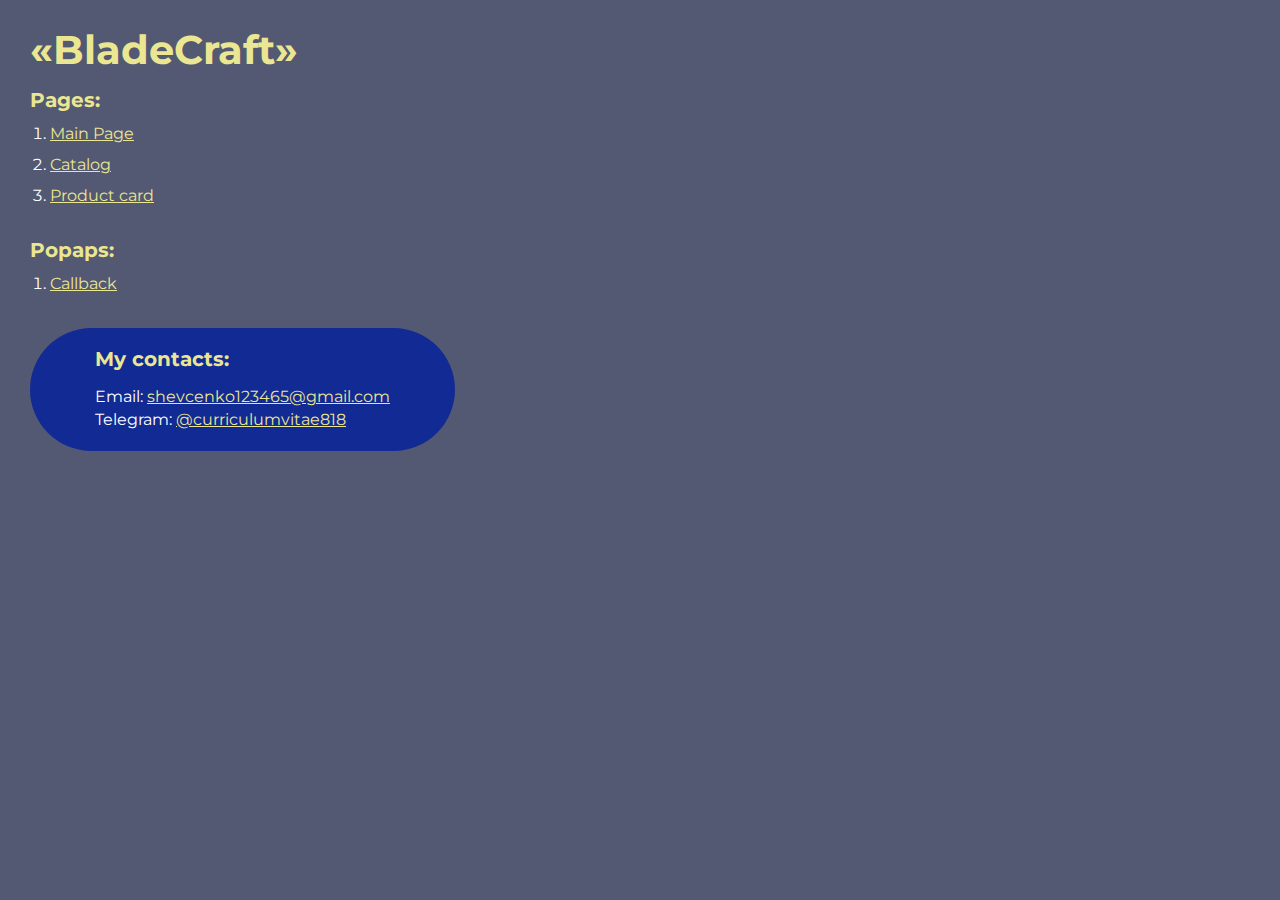
<file: index.html>
<!DOCTYPE html>
<html>

<head>
	<meta charset="UTF-8">
	<meta name="viewport" content="width=device-width, initial-scale=1.0">
	<title>BladeCraft</title>
</head>

<body>
	<div class="rootpage">
		<h1>«BladeCraft»</h1>
		<h2>Pages:</h2>
		<ol class="rootpage__list">
			<li><a target="_blank" href="home.html">Main Page</a></li>
			<li><a target="_blank" href="catalog.html">Catalog</a></li>
			<li><a target="_blank" href="product.html">Product card</a></li>
		</ol>
		<h2>Popaps:</h2>
		<ol class="rootpage__list">
			<li><a target="_blank" href="home.html#callback">Callback</a></li>
		</ol>
		<div class="rootpage__contacts">
			<h2>My contacts:</h2>
			<p>Email: <a href="mailto:email@gmail.com">shevcenko123465@gmail.com</a></p>
			<p>Telegram: <a href="https://t.me/curriculumvitae818">@curriculumvitae818</a></p>
		</div>
	</div>
</body>
<style>
	@charset "UTF-8";
	@import url("https://fonts.googleapis.com/css?family=Montserrat:regular,700&display=swap");

	*,
	*::before,
	*::after {
		padding: 0px;
		margin: 0px;
		border: 0px;
		box-sizing: border-box;
	}

	html,
	body {
		height: 100%;
		margin: 0;
		padding: 0;
		min-width: 320px;
		width: 100%;
		color: #fff;
		background-color: #535873;
	}

	body {
		font-family: Montserrat;
		font-size: 100%;
		line-height: 1;
		font-size: 1rem;
	}

	a {
		text-decoration: underline;
		color: #ebe691
	}

	a:visited {
		text-decoration: underline;
		color: #aaa768;
	}

	a:hover {
		text-decoration: none;
	}

	ul li {
		list-style: none;
	}

	img {
		vertical-align: top;
	}

	.wrapper {
		width: 100%;
		min-height: 100%;
		overflow: hidden;
	}

	.rootpage {
		padding: 30px;
		display: flex;
		flex-direction: column;
		align-items: flex-start;
	}

	@media (max-width: 767px) {
		.rootpage {
			padding: 30px 15px;
		}
	}

	h1 {
		color: #ebe691;
		font-size: 2.5rem;
		margin: 0px 0px 1.25rem 0px;
	}

	@media (max-width: 767px) {
		h1 {
			font-size: 1.85rem;
			margin: 0px 0px 1.25rem 0px;
		}
	}

	h2 {
		color: #ebe691;
		font-size: 1.25rem;
		margin: 0px 0px 1rem 0px;
	}

	@media (max-width: 767px) {
		h2 {
			font-size: 1.125rem;
			margin: 0px 0px 1rem 0px;
		}
	}

	.rootpage__info {
		line-height: 140%;
		margin: 0px 0px 1.5rem 0px;
	}

	.rootpage__list {
		margin: 0px 0px 2.25rem 1.25rem;
	}

	.rootpage__list li:not(:last-child) {
		margin: 0px 0px 15px 0px;
	}

	.rootpage__contacts,
	.rootpage__tnx {
		border-radius: 200px;
		padding: 20px 65px;
		line-height: 140%;
	}

	@media (max-width: 767px) {

		.rootpage__contacts,
		.rootpage__tnx {
			border-radius: 40px;
			padding: 20px;
		}
	}

	.rootpage__contacts {
		background: #122a94;

	}

	.rootpage__contacts a {
		color: #ebe691;
	}

	.rootpage__tnx {
		background: #c22d63;
		margin: 0px 0px 1rem 0px;
	}
</style>

</html>
</file>
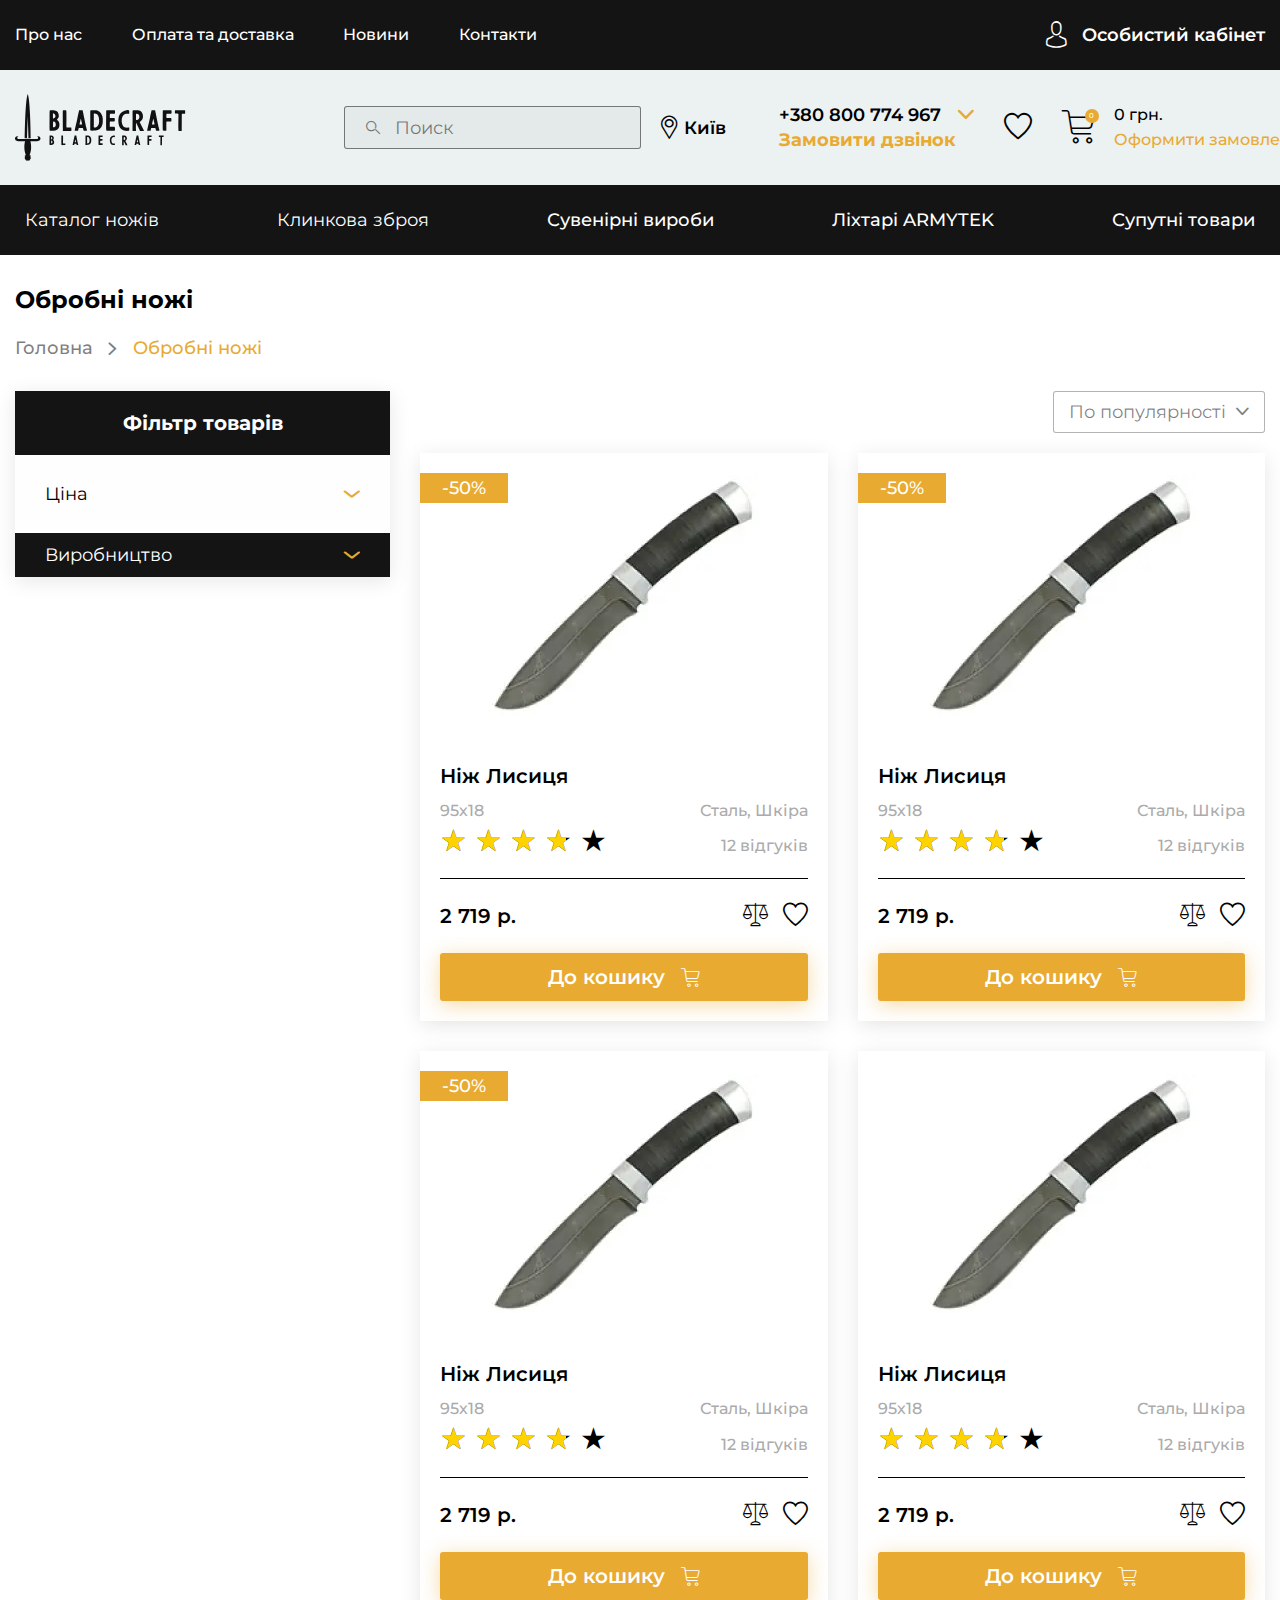
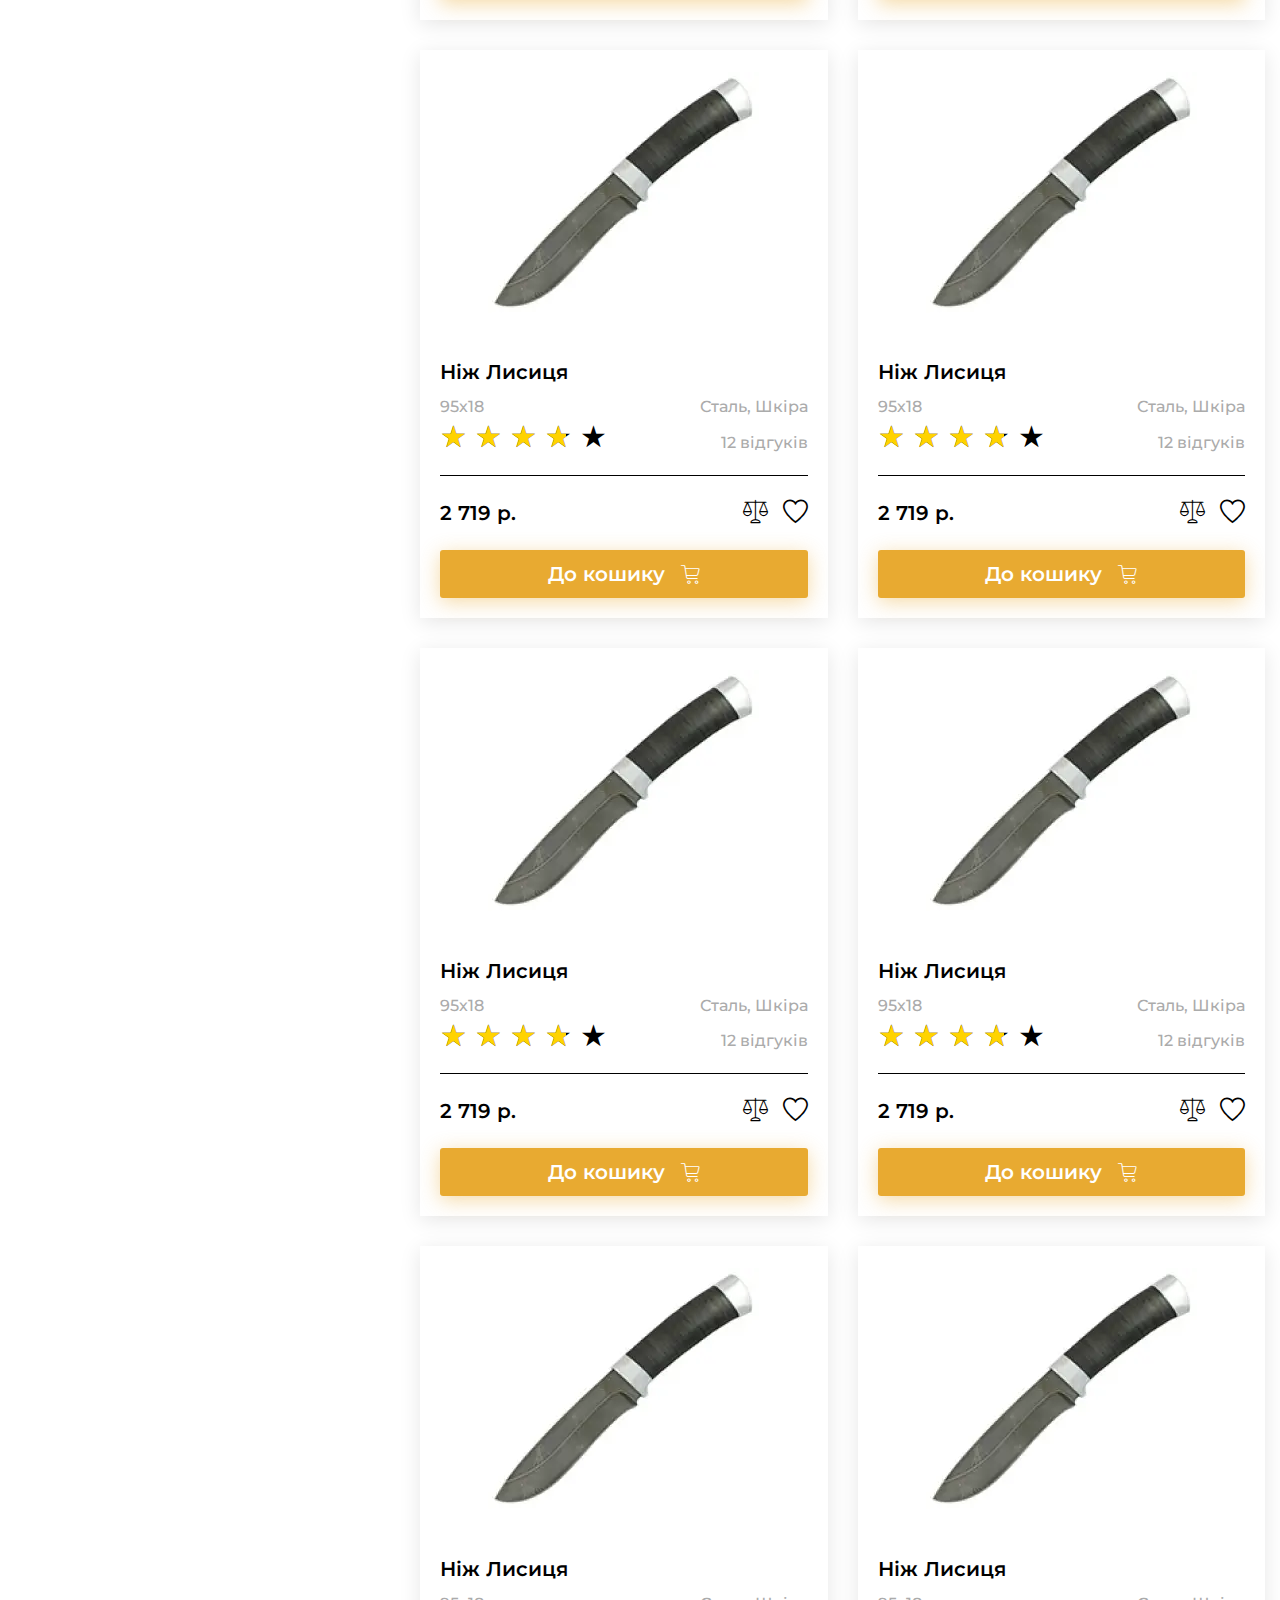
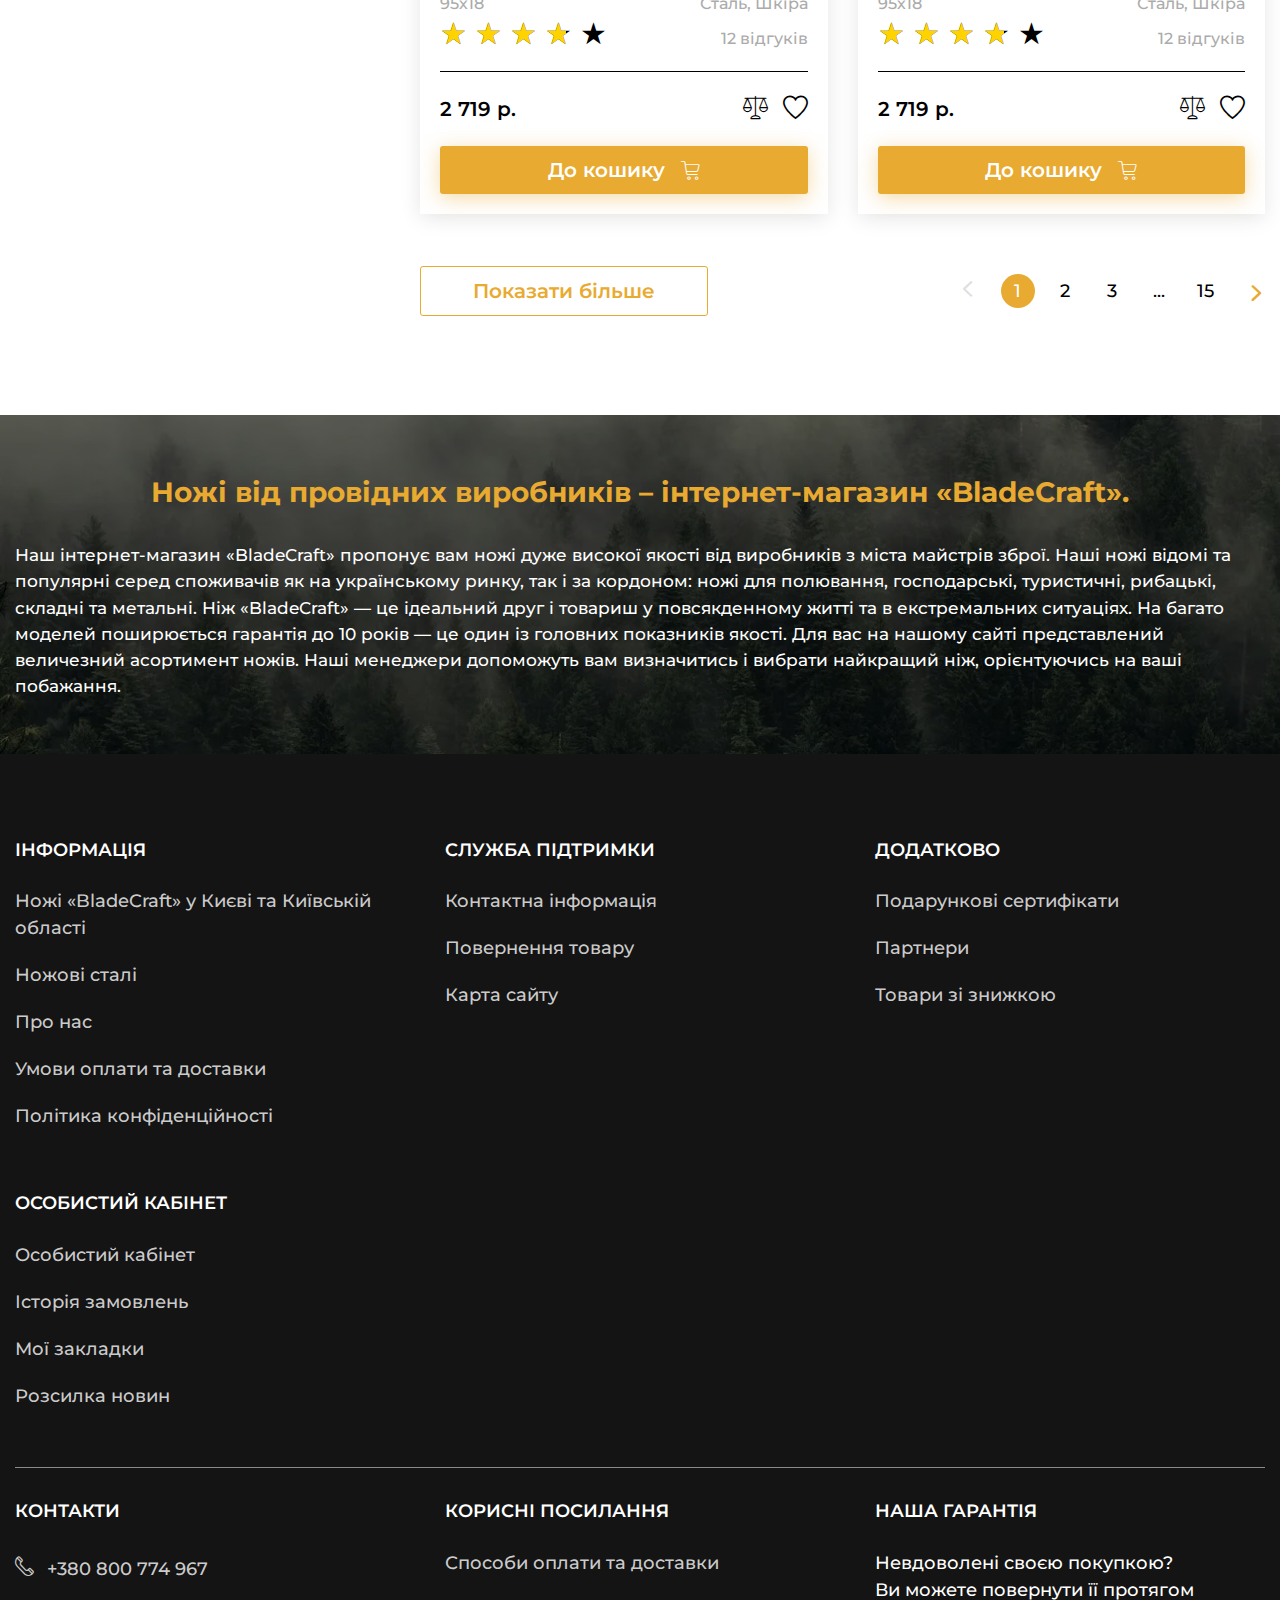
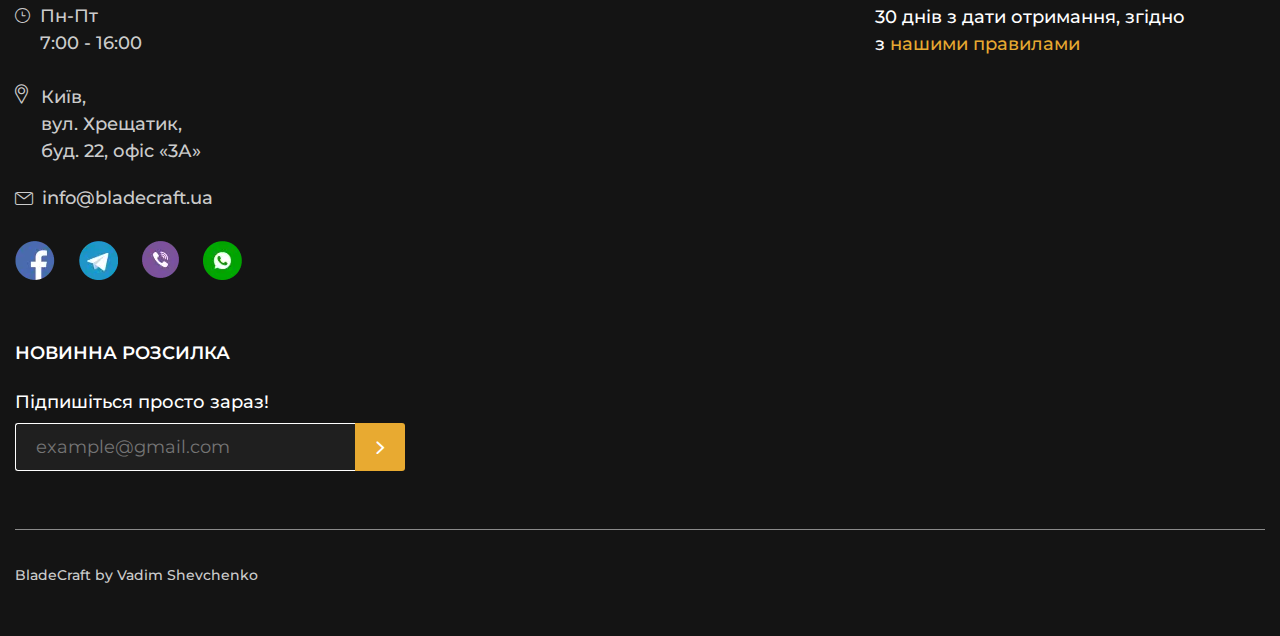
<file: catalog.html>
<!DOCTYPE html>
<html lang="ru">

<head>
	<title>Каталог</title>
	<meta charset="UTF-8">
	<meta name="format-detection" content="telephone=no">
	<!-- <style>body{opacity: 0;}</style> -->
	<link rel="stylesheet" href="css/style.min.css?_v=20250405141637">
	<link rel="shortcut icon" href="favicon.ico">
	<!-- <meta name="robots" content="noindex, nofollow"> -->
	<meta name="viewport" content="width=device-width, initial-scale=1.0">
</head>

<body>
	<div class="wrapper">
		<header class="header">
			<div class="header__top top-header">
				<div class="top-header__container">
					<nav class="top-header__menu menu-top-header">
						<ul data-da=".menu__body,991.98" class="menu-top-header__list">
							<li class="menu-top-header__item menu-top-header__item_catalog"><a href="" class="menu-top-header__link menu-top-header__link_catalog _icon-arrow-bottom">Каталог товаров</a></li>
							<li class="menu-top-header__item"><a href="" class="menu-top-header__link">Про нас</a></li>
							<li class="menu-top-header__item"><a href="" class="menu-top-header__link">Оплата та доставка</a></li>
							<li class="menu-top-header__item"><a href="" class="menu-top-header__link">Новини</a></li>
							<li class="menu-top-header__item"><a href="" class="menu-top-header__link">Контакти</a></li>
						</ul>
					</nav>
					<a href="" class="top-header__user _icon-user"><span>Особистий кабінет</span></a>
					<nav hidden class="menu">
						<button type="button" class="menu__icon icon-menu"><span></span></button>
						<div class="menu__body">
						</div>
					</nav>
				</div>
			</div>
			<div class="header__body body-header">
				<div class="body-header__container">
					<a href="" class="body-header__logo">
						<img src="img/icons/logo.svg" alt="">
					</a>
					<div data-da=".catalog-header__container, 479.98" class="body-header__search">
						<form action="#" class="search-header">
							<button type="submit" class="search-header__button _icon-search"></button>
							<input autocomplete="off" type="text" name="form[]" data-error="Ошибка" placeholder="Поиск" class="search-header__input">
						</form>
					</div>
					<div class="body-header__actions actions-header">
						<a href="" class="actions-header__location _icon-location"><span>Київ</span></a>
						<div data-da=".top-header__container,991.98,first" class="actions-header__phones phones-header">
							<div data-spollers class="phones-header__items">
								<div class="phones-header__item">
									<a href="tel:+380800774967" class="phones-header__phone"><span>+380 800 774 967</span></a>
									<button type="button" data-spoller class="phones-header__arrow _icon-arrow-bottom"></button>
									<ul class="phones-header__list">
										<li><a href="tel:+380800774968" class="phones-header__phone">+380 800 774 968</a></li>
										<li><a href="tel:+380800774969" class="phones-header__phone">+380 800 774 969</a></li>
										<li><a href="tel:+380800774970" class="phones-header__phone">+380 800 774 970</a></li>
									</ul>
								</div>
							</div>
							<button type="button" data-popup="#callback" class="phones-header__callback">Замовити дзвінок</button>
						</div>
						<a href="" data-da=".top-header__container,991.98,2" class="actions-header__favorite _icon-favorite"></a>
						<a href="" data-da=".top-header__container,991.98,2" class="actions-header__cart cart-header">
							<div class="cart-header__icon _icon-cart"><span>0</span></div>
							<div class="cart-header__body">
								<div class="cart-header__summ">0 грн.</div>
								<div class="cart-header__link">Оформити замовлення</div>
							</div>
						</a>
					</div>
				</div>
			</div>
			<div class="header__catalog catalog-header">
				<div class="catalog-header__container">
					<nav class="catalog-header__menu menu-catalog">
						<button type="button" class="menu-catalog__back _icon-back">Назад</button>
						<ul class="menu-catalog__list">
							<li class="menu-catalog__item"><button data-parent="1" class="menu-catalog__link">Каталог ножів</button></li>
							<li class="menu-catalog__item"><button data-parent="2" class="menu-catalog__link">Клинкова зброя</button></li>
							<li class="menu-catalog__item"><a href="" class="menu-catalog__link">Сувенірні вироби</a></li>
							<li class="menu-catalog__item"><a href="" class="menu-catalog__link">Ліхтарі ARMYTEK</a></li>
							<li class="menu-catalog__item"><a href="" class="menu-catalog__link">Супутні товари</a></li>
						</ul>
						<div class="menu-catalog__sub-menu sub-menu-catalog">
							<button type="button" class="sub-menu-catalog__back _icon-back">Назад</button>
							<div class="sub-menu-catalog__container">
								<div hidden data-submenu="1" class="sub-menu-catalog__block">
									<div class="sub-menu-catalog__category">
										<a href="" class="sub-menu-catalog__link-category">Категорія ножів</a>
									</div>
									<div class="sub-menu-catalog__category">
										<a href="" class="sub-menu-catalog__link-category">Виробництво ножів</a>
									</div>
									<div class="sub-menu-catalog__category">
										<a href="" class="sub-menu-catalog__link-category">Ножі за марками сталі</a>
									</div>
									<div class="sub-menu-catalog__category">
										<a href="" class="sub-menu-catalog__link-category">Заточування та полірування ножів</a>
									</div>
									<div class="sub-menu-catalog__category">
										<a href="" class="sub-menu-catalog__link-category">Ножова майстерня</a>
									</div>
									<ul class="sub-menu-catalog__list">
										<li class="sub-menu-catalog__item"><a href="" class="sub-menu-catalog__link">Обробні ножі</a></li>
										<li class="sub-menu-catalog__item"><a href="" class="sub-menu-catalog__link">Туристичні ножі</a></li>
										<li class="sub-menu-catalog__item"><a href="" class="sub-menu-catalog__link">Ножі мисливські</a></li>
										<li class="sub-menu-catalog__item"><a href="" class="sub-menu-catalog__link">Булатні ножі</a></li>
										<li class="sub-menu-catalog__item"><a href="" class="sub-menu-catalog__link">Ножі з дамаска</a></li>
										<li class="sub-menu-catalog__item"><a href="" class="sub-menu-catalog__link">Тактичного призначення</a></li>
										<li class="sub-menu-catalog__item"><a href="" class="sub-menu-catalog__link">Метальні ножі</a></li>
										<li class="sub-menu-catalog__item"><a href="" class="sub-menu-catalog__link">Мачетес і Кукрі</a></li>
										<li class="sub-menu-catalog__item"><a href="" class="sub-menu-catalog__link">Ножі кухонні</a></li>
									</ul>
									<ul class="sub-menu-catalog__list">
										<li class="sub-menu-catalog__item"><a href="" class="sub-menu-catalog__link">Ножі АИР</a></li>
										<li class="sub-menu-catalog__item"><a href="" class="sub-menu-catalog__link">Ножі ЗИК</a></li>
										<li class="sub-menu-catalog__item"><a href="" class="sub-menu-catalog__link">Ножі АИР</a></li>
										<li class="sub-menu-catalog__item"><a href="" class="sub-menu-catalog__link">Ножі АИР</a></li>
										<li class="sub-menu-catalog__item"><a href="" class="sub-menu-catalog__link">Ножі Зброяр</a></li>
										<li class="sub-menu-catalog__item"><a href="" class="sub-menu-catalog__link">Булат Сергія Баранова</a></li>
										<li class="sub-menu-catalog__item"><a href="" class="sub-menu-catalog__link">Булат Андрея Умерова</a></li>
										<li class="sub-menu-catalog__item"><a href="" class="sub-menu-catalog__link">Ножі Златко</a></li>
										<li class="sub-menu-catalog__item"><a href="" class="sub-menu-catalog__link">Ножі Стиль-М</a></li>
										<li class="sub-menu-catalog__item"><a href="" class="sub-menu-catalog__link">Збройова компанія</a></li>
									</ul>
									<ul class="sub-menu-catalog__list">
										<li class="sub-menu-catalog__item"><a href="" class="sub-menu-catalog__link">Ножі зі сталі 40х102С2М</a></li>
										<li class="sub-menu-catalog__item"><a href="" class="sub-menu-catalog__link">Ножі зі сталі 95х18</a></li>
										<li class="sub-menu-catalog__item"><a href="" class="sub-menu-catalog__link">Ножі зі сталі 110х18м-ШД</a></li>
										<li class="sub-menu-catalog__item"><a href="" class="sub-menu-catalog__link">Ножі зі сталі ЕІ-107 ТЦ</a></li>
										<li class="sub-menu-catalog__item"><a href="" class="sub-menu-catalog__link">Ножі зі сталі 50х14МФ</a></li>
										<li class="sub-menu-catalog__item"><a href="" class="sub-menu-catalog__link">Ножі зі сталі AUS-8</a></li>
										<li class="sub-menu-catalog__item"><a href="" class="sub-menu-catalog__link">Ножі зі сталі K340</a></li>
										<li class="sub-menu-catalog__item"><a href="" class="sub-menu-catalog__link">Ножі зі сталі M390</a></li>
										<li class="sub-menu-catalog__item"><a href="" class="sub-menu-catalog__link">Ножі зі сталі ЕП-766</a></li>
									</ul>
									<ul class="sub-menu-catalog__list">
										<li class="sub-menu-catalog__item"><a href="" class="sub-menu-catalog__link">Паста ГОІ</a></li>
										<li class="sub-menu-catalog__item"><a href="" class="sub-menu-catalog__link">Алмазна паста</a></li>
										<li class="sub-menu-catalog__item"><a href="" class="sub-menu-catalog__link">Бруски та камені для заточування</a></li>
										<li class="sub-menu-catalog__item"><a href="" class="sub-menu-catalog__link">Системи заточування</a></li>
									</ul>
									<ul class="sub-menu-catalog__list">
										<li class="sub-menu-catalog__item"><a href="" class="sub-menu-catalog__link">Ножові клинки</a></li>
										<li class="sub-menu-catalog__item"><a href="" class="sub-menu-catalog__link">Заготовки для ножів</a></li>
										<li class="sub-menu-catalog__item"><a href="" class="sub-menu-catalog__link">Лиття для ножів</a></li>
										<li class="sub-menu-catalog__item"><a href="" class="sub-menu-catalog__link">Матеріали для рукояток</a></li>
										<li class="sub-menu-catalog__item"><a href="" class="sub-menu-catalog__link">Догляд за рукоятками ножів</a></li>
									</ul>

									<div class="sub-menu-catalog__footer">
										<a href="" class="sub-menu-catalog__all">Дивитися все</a>
									</div>
									<div class="sub-menu-catalog__footer">
										<a href="" class="sub-menu-catalog__all">Дивитися все</a>
									</div>
									<div class="sub-menu-catalog__footer">
										<a href="" class="sub-menu-catalog__all">Дивитися все</a>
									</div>
									<div class="sub-menu-catalog__footer">
										<a href="" class="sub-menu-catalog__all">Дивитися все</a>
									</div>
									<div class="sub-menu-catalog__footer">
										<a href="" class="sub-menu-catalog__all">Дивитися все</a>
									</div>
								</div>
								<div hidden data-submenu="2" class="sub-menu-catalog__block">
									<div class="sub-menu-catalog__category">
										<a href="" class="sub-menu-catalog__link-category">Категорія ножів</a>
									</div>
									<div class="sub-menu-catalog__category">
										<a href="" class="sub-menu-catalog__link-category">Виробництво ножів</a>
									</div>
									<div class="sub-menu-catalog__category">
										<a href="" class="sub-menu-catalog__link-category">Заточка та полірування ножів</a>
									</div>
									<ul class="sub-menu-catalog__list">
										<li class="sub-menu-catalog__item"><a href="" class="sub-menu-catalog__link">Обробні ножі</a></li>
										<li class="sub-menu-catalog__item"><a href="" class="sub-menu-catalog__link">Туристичні ножі</a></li>
										<li class="sub-menu-catalog__item"><a href="" class="sub-menu-catalog__link">Мисливські ножі</a></li>
										<li class="sub-menu-catalog__item"><a href="" class="sub-menu-catalog__link">Булатні ножі</a></li>
										<li class="sub-menu-catalog__item"><a href="" class="sub-menu-catalog__link">Ножі з дамаску</a></li>
										<li class="sub-menu-catalog__item"><a href="" class="sub-menu-catalog__link">Тактичного призначення</a></li>
										<li class="sub-menu-catalog__item"><a href="" class="sub-menu-catalog__link">Метальні ножі</a></li>
										<li class="sub-menu-catalog__item"><a href="" class="sub-menu-catalog__link">Мачете та кукрі</a></li>
										<li class="sub-menu-catalog__item"><a href="" class="sub-menu-catalog__link">Кухонні ножі</a></li>
									</ul>
									<ul class="sub-menu-catalog__list">
										<li class="sub-menu-catalog__item"><a href="" class="sub-menu-catalog__link">Ножі АІР</a></li>
										<li class="sub-menu-catalog__item"><a href="" class="sub-menu-catalog__link">Ножі ЗІК</a></li>
										<li class="sub-menu-catalog__item"><a href="" class="sub-menu-catalog__link">Ножі Зброяр</a></li>
										<li class="sub-menu-catalog__item"><a href="" class="sub-menu-catalog__link">Ножі Зброяр</a></li>
										<li class="sub-menu-catalog__item"><a href="" class="sub-menu-catalog__link">Ножі Зброяр</a></li>
										<li class="sub-menu-catalog__item"><a href="" class="sub-menu-catalog__link">Булат Сергія Баранова</a></li>
										<li class="sub-menu-catalog__item"><a href="" class="sub-menu-catalog__link">Булат Андрія Умерова</a></li>
										<li class="sub-menu-catalog__item"><a href="" class="sub-menu-catalog__link">Ножі Златко</a></li>
										<li class="sub-menu-catalog__item"><a href="" class="sub-menu-catalog__link">Ножі Стиль-М</a></li>
										<li class="sub-menu-catalog__item"><a href="" class="sub-menu-catalog__link">Зброярська компанія</a></li>
									</ul>
									<ul class="sub-menu-catalog__list">
										<li class="sub-menu-catalog__item"><a href="" class="sub-menu-catalog__link">Паста ГОІ</a></li>
										<li class="sub-menu-catalog__item"><a href="" class="sub-menu-catalog__link">Алмазна паста</a></li>
										<li class="sub-menu-catalog__item"><a href="" class="sub-menu-catalog__link">Бруски та камені для заточування</a></li>
										<li class="sub-menu-catalog__item"><a href="" class="sub-menu-catalog__link">Системи заточування</a></li>
									</ul>

									<div class="sub-menu-catalog__footer">
										<a href="" class="sub-menu-catalog__all">Дивитися все</a>
									</div>
									<div class="sub-menu-catalog__footer">
										<a href="" class="sub-menu-catalog__all">Дивитися все</a>
									</div>
									<div class="sub-menu-catalog__footer">
										<a href="" class="sub-menu-catalog__all">Дивитися все</a>
									</div>
								</div>
							</div>
						</div>
					</nav>
				</div>
			</div>
		</header>
		<main class="page page_inner">
			<div class="page__header">
				<div class="page__container">
					<h1 class="page__title title">Обробні ножі</h1>
					<nav class="page__breadcrumbs breadcrumbs">
						<ul class="breadcrumbs__list">
							<li class="breadcrumbs__item">
								<a href="" class="breadcrumbs__link">Головна</a>
							</li>
							<li class="breadcrumbs__item">
								<span class="breadcrumbs__current">Обробні ножі</span>
							</li>
						</ul>
					</nav>
				</div>
			</div>
			<div class="catalog">
				<div class="catalog__container">
					<div class="catalog__body">
						<div class="catalog__filter filter-catalog">
							<button type="button" class="filter-catalog__title">Фільтр товарів</button>
							<div data-spollers class="filter-catalog__items">
								<div class="filter-catalog__price price-filter">
									<button type="button" data-spoller class="price-filter__title _icon-spoller-arrow">Ціна</button>
									<div data-range class="price-filter__body">
										<div class="price-filter__inputs">
											<input data-range-from="0" autocomplete="off" type="text" value="500" name="form[]" class="price-filter__input">
											<input data-range-to="5000" autocomplete="off" type="text" value="1000" name="form[]" class="price-filter__input">
										</div>
										<div data-range-item class="price-filter__range crazy-cats"></div>
									</div>
								</div>
								<div class="filter-catalog__item item-filter-catalog">
									<button type="button" data-spoller class="item-filter-catalog__title _icon-spoller-arrow">Виробництво</button>
									<div class="item-filter-catalog__body">
										<div class="item-filter-catalog__checkbox checkbox">
											<input id="c_1" data-error="Ошибка" class="checkbox__input" type="checkbox" value="1" name="form[]">
											<label for="c_1" class="checkbox__label"><span class="checkbox__text">АиР <small>(250)</small></span></label>
										</div>
										<div class="item-filter-catalog__checkbox checkbox">
											<input id="c_2" data-error="Ошибка" class="checkbox__input" type="checkbox" value="1" name="form[]">
											<label for="c_2" class="checkbox__label"><span class="checkbox__text">АиР <small>(35)</small></span></label>
										</div>
										<div class="item-filter-catalog__checkbox checkbox">
											<input id="c_3" data-error="Ошибка" class="checkbox__input" type="checkbox" value="1" name="form[]">
											<label for="c_3" class="checkbox__label"><span class="checkbox__text">АиР <small>(250)</small></span></label>
										</div>
										<div class="item-filter-catalog__checkbox checkbox">
											<input id="c_4" data-error="Ошибка" class="checkbox__input" type="checkbox" value="1" name="form[]">
											<label for="c_4" class="checkbox__label"><span class="checkbox__text">АиР <small>(250)</small></span></label>
										</div>
									</div>
								</div>
							</div>
						</div>
						<div class="catalog__content">
							<div class="catalog__control">
								<select name="form[]" class="control">
									<option value="1" selected>По популярності</option>
									<option value="2">По новизні</option>
									<option value="3">По рейтингу</option>
									<option value="4">По знижці</option>
									<option value="5">По наявності</option>
									<option value="6">По назві (А - Я)</option>
									<option value="7">По назві (Я - А)</option>
								</select>
							</div>
							<div class="catalog__products">
								<article class="product-card">
									<div class="product-card__sale">-50%</div>
									<a href="" class="product-card__image">
										<span class="product-card__item-image-ibg product-card__item-image-ibg_contain">
											<img src="img/product-card/image.webp" alt="Картинка">
										</span>
									</a>
									<div class="product-card__body">
										<h4 class="product-card__title">
											<a href="" class="product-card__link-title">Ніж Лисиця</a>
										</h4>
										<div class="product-card__info info-product-card">
											<div class="info-product-card__size">95х18</div>
											<div class="info-product-card__materials">Сталь, Шкіра</div>
										</div>
										<div class="product-card__rating rating rating_set">
											<div class="rating__body">
												<div class="rating__active"></div>
												<div class="rating__items">
													<input type="radio" class="rating__item" value="1" name="rating">
													<input type="radio" class="rating__item" value="2" name="rating">
													<input type="radio" class="rating__item" value="3" name="rating">
													<input type="radio" class="rating__item" value="4" name="rating">
													<input type="radio" class="rating__item" value="5" name="rating">
												</div>
											</div>
											<div class="rating__value">3.6</div>
											<div class="rating__info">12 відгуків</div>
										</div>
										<div class="product-card__footer">
											<div class="product-card__price">2 719 р.</div>
											<a href="" class="product-card__compare _icon-compare"></a>
											<a href="" class="product-card__favorite _icon-favorite"></a>
										</div>
										<button type="button" class="product-card__cart button"><span class="_icon-cart">До кошику</span></button>
									</div>
								</article>
								<article class="product-card">
									<div class="product-card__sale">-50%</div>
									<a href="" class="product-card__image">
										<span class="product-card__item-image-ibg product-card__item-image-ibg_contain">
											<img src="img/product-card/image.webp" alt="Картинка">
										</span>
									</a>
									<div class="product-card__body">
										<h4 class="product-card__title">
											<a href="" class="product-card__link-title">Ніж Лисиця</a>
										</h4>
										<div class="product-card__info info-product-card">
											<div class="info-product-card__size">95х18</div>
											<div class="info-product-card__materials">Сталь, Шкіра</div>
										</div>
										<div class="product-card__rating rating rating_set">
											<div class="rating__body">
												<div class="rating__active"></div>
												<div class="rating__items">
													<input type="radio" class="rating__item" value="1" name="rating">
													<input type="radio" class="rating__item" value="2" name="rating">
													<input type="radio" class="rating__item" value="3" name="rating">
													<input type="radio" class="rating__item" value="4" name="rating">
													<input type="radio" class="rating__item" value="5" name="rating">
												</div>
											</div>
											<div class="rating__value">3.6</div>
											<div class="rating__info">12 відгуків</div>
										</div>
										<div class="product-card__footer">
											<div class="product-card__price">2 719 р.</div>
											<a href="" class="product-card__compare _icon-compare"></a>
											<a href="" class="product-card__favorite _icon-favorite"></a>
										</div>
										<button type="button" class="product-card__cart button"><span class="_icon-cart">До кошику</span></button>
									</div>
								</article>
								<article class="product-card">
									<div class="product-card__sale">-50%</div>
									<a href="" class="product-card__image">
										<span class="product-card__item-image-ibg product-card__item-image-ibg_contain">
											<img src="img/product-card/image.webp" alt="Картинка">
										</span>
									</a>
									<div class="product-card__body">
										<h4 class="product-card__title">
											<a href="" class="product-card__link-title">Ніж Лисиця</a>
										</h4>
										<div class="product-card__info info-product-card">
											<div class="info-product-card__size">95х18</div>
											<div class="info-product-card__materials">Сталь, Шкіра</div>
										</div>
										<div class="product-card__rating rating rating_set">
											<div class="rating__body">
												<div class="rating__active"></div>
												<div class="rating__items">
													<input type="radio" class="rating__item" value="1" name="rating">
													<input type="radio" class="rating__item" value="2" name="rating">
													<input type="radio" class="rating__item" value="3" name="rating">
													<input type="radio" class="rating__item" value="4" name="rating">
													<input type="radio" class="rating__item" value="5" name="rating">
												</div>
											</div>
											<div class="rating__value">3.6</div>
											<div class="rating__info">12 відгуків</div>
										</div>
										<div class="product-card__footer">
											<div class="product-card__price">2 719 р.</div>
											<a href="" class="product-card__compare _icon-compare"></a>
											<a href="" class="product-card__favorite _icon-favorite"></a>
										</div>
										<button type="button" class="product-card__cart button"><span class="_icon-cart">До кошику</span></button>
									</div>
								</article>
								<article class="product-card">
									<a href="" class="product-card__image">
										<span class="product-card__item-image-ibg product-card__item-image-ibg_contain">
											<img src="img/product-card/image.webp" alt="Картинка">
										</span>
									</a>
									<div class="product-card__body">
										<h4 class="product-card__title">
											<a href="" class="product-card__link-title">Ніж Лисиця</a>
										</h4>
										<div class="product-card__info info-product-card">
											<div class="info-product-card__size">95х18</div>
											<div class="info-product-card__materials">Сталь, Шкіра</div>
										</div>
										<div class="product-card__rating rating rating_set">
											<div class="rating__body">
												<div class="rating__active"></div>
												<div class="rating__items">
													<input type="radio" class="rating__item" value="1" name="rating">
													<input type="radio" class="rating__item" value="2" name="rating">
													<input type="radio" class="rating__item" value="3" name="rating">
													<input type="radio" class="rating__item" value="4" name="rating">
													<input type="radio" class="rating__item" value="5" name="rating">
												</div>
											</div>
											<div class="rating__value">3.6</div>
											<div class="rating__info">12 відгуків</div>
										</div>
										<div class="product-card__footer">
											<div class="product-card__price">2 719 р.</div>
											<a href="" class="product-card__compare _icon-compare"></a>
											<a href="" class="product-card__favorite _icon-favorite"></a>
										</div>
										<button type="button" class="product-card__cart button"><span class="_icon-cart">До кошику</span></button>
									</div>
								</article>
								<article class="product-card">
									<a href="" class="product-card__image">
										<span class="product-card__item-image-ibg product-card__item-image-ibg_contain">
											<img src="img/product-card/image.webp" alt="Картинка">
										</span>
									</a>
									<div class="product-card__body">
										<h4 class="product-card__title">
											<a href="" class="product-card__link-title">Ніж Лисиця</a>
										</h4>
										<div class="product-card__info info-product-card">
											<div class="info-product-card__size">95х18</div>
											<div class="info-product-card__materials">Сталь, Шкіра</div>
										</div>
										<div class="product-card__rating rating rating_set">
											<div class="rating__body">
												<div class="rating__active"></div>
												<div class="rating__items">
													<input type="radio" class="rating__item" value="1" name="rating">
													<input type="radio" class="rating__item" value="2" name="rating">
													<input type="radio" class="rating__item" value="3" name="rating">
													<input type="radio" class="rating__item" value="4" name="rating">
													<input type="radio" class="rating__item" value="5" name="rating">
												</div>
											</div>
											<div class="rating__value">3.6</div>
											<div class="rating__info">12 відгуків</div>
										</div>
										<div class="product-card__footer">
											<div class="product-card__price">2 719 р.</div>
											<a href="" class="product-card__compare _icon-compare"></a>
											<a href="" class="product-card__favorite _icon-favorite"></a>
										</div>
										<button type="button" class="product-card__cart button"><span class="_icon-cart">До кошику</span></button>
									</div>
								</article>
								<article class="product-card">
									<a href="" class="product-card__image">
										<span class="product-card__item-image-ibg product-card__item-image-ibg_contain">
											<img src="img/product-card/image.webp" alt="Картинка">
										</span>
									</a>
									<div class="product-card__body">
										<h4 class="product-card__title">
											<a href="" class="product-card__link-title">Ніж Лисиця</a>
										</h4>
										<div class="product-card__info info-product-card">
											<div class="info-product-card__size">95х18</div>
											<div class="info-product-card__materials">Сталь, Шкіра</div>
										</div>
										<div class="product-card__rating rating rating_set">
											<div class="rating__body">
												<div class="rating__active"></div>
												<div class="rating__items">
													<input type="radio" class="rating__item" value="1" name="rating">
													<input type="radio" class="rating__item" value="2" name="rating">
													<input type="radio" class="rating__item" value="3" name="rating">
													<input type="radio" class="rating__item" value="4" name="rating">
													<input type="radio" class="rating__item" value="5" name="rating">
												</div>
											</div>
											<div class="rating__value">3.6</div>
											<div class="rating__info">12 відгуків</div>
										</div>
										<div class="product-card__footer">
											<div class="product-card__price">2 719 р.</div>
											<a href="" class="product-card__compare _icon-compare"></a>
											<a href="" class="product-card__favorite _icon-favorite"></a>
										</div>
										<button type="button" class="product-card__cart button"><span class="_icon-cart">До кошику</span></button>
									</div>
								</article>
								<article class="product-card">
									<a href="" class="product-card__image">
										<span class="product-card__item-image-ibg product-card__item-image-ibg_contain">
											<img src="img/product-card/image.webp" alt="Картинка">
										</span>
									</a>
									<div class="product-card__body">
										<h4 class="product-card__title">
											<a href="" class="product-card__link-title">Ніж Лисиця</a>
										</h4>
										<div class="product-card__info info-product-card">
											<div class="info-product-card__size">95х18</div>
											<div class="info-product-card__materials">Сталь, Шкіра</div>
										</div>
										<div class="product-card__rating rating rating_set">
											<div class="rating__body">
												<div class="rating__active"></div>
												<div class="rating__items">
													<input type="radio" class="rating__item" value="1" name="rating">
													<input type="radio" class="rating__item" value="2" name="rating">
													<input type="radio" class="rating__item" value="3" name="rating">
													<input type="radio" class="rating__item" value="4" name="rating">
													<input type="radio" class="rating__item" value="5" name="rating">
												</div>
											</div>
											<div class="rating__value">3.6</div>
											<div class="rating__info">12 відгуків</div>
										</div>
										<div class="product-card__footer">
											<div class="product-card__price">2 719 р.</div>
											<a href="" class="product-card__compare _icon-compare"></a>
											<a href="" class="product-card__favorite _icon-favorite"></a>
										</div>
										<button type="button" class="product-card__cart button"><span class="_icon-cart">До кошику</span></button>
									</div>
								</article>
								<article class="product-card">
									<a href="" class="product-card__image">
										<span class="product-card__item-image-ibg product-card__item-image-ibg_contain">
											<img src="img/product-card/image.webp" alt="Картинка">
										</span>
									</a>
									<div class="product-card__body">
										<h4 class="product-card__title">
											<a href="" class="product-card__link-title">Ніж Лисиця</a>
										</h4>
										<div class="product-card__info info-product-card">
											<div class="info-product-card__size">95х18</div>
											<div class="info-product-card__materials">Сталь, Шкіра</div>
										</div>
										<div class="product-card__rating rating rating_set">
											<div class="rating__body">
												<div class="rating__active"></div>
												<div class="rating__items">
													<input type="radio" class="rating__item" value="1" name="rating">
													<input type="radio" class="rating__item" value="2" name="rating">
													<input type="radio" class="rating__item" value="3" name="rating">
													<input type="radio" class="rating__item" value="4" name="rating">
													<input type="radio" class="rating__item" value="5" name="rating">
												</div>
											</div>
											<div class="rating__value">3.6</div>
											<div class="rating__info">12 відгуків</div>
										</div>
										<div class="product-card__footer">
											<div class="product-card__price">2 719 р.</div>
											<a href="" class="product-card__compare _icon-compare"></a>
											<a href="" class="product-card__favorite _icon-favorite"></a>
										</div>
										<button type="button" class="product-card__cart button"><span class="_icon-cart">До кошику</span></button>
									</div>
								</article>
								<article class="product-card">
									<a href="" class="product-card__image">
										<span class="product-card__item-image-ibg product-card__item-image-ibg_contain">
											<img src="img/product-card/image.webp" alt="Картинка">
										</span>
									</a>
									<div class="product-card__body">
										<h4 class="product-card__title">
											<a href="" class="product-card__link-title">Ніж Лисиця</a>
										</h4>
										<div class="product-card__info info-product-card">
											<div class="info-product-card__size">95х18</div>
											<div class="info-product-card__materials">Сталь, Шкіра</div>
										</div>
										<div class="product-card__rating rating rating_set">
											<div class="rating__body">
												<div class="rating__active"></div>
												<div class="rating__items">
													<input type="radio" class="rating__item" value="1" name="rating">
													<input type="radio" class="rating__item" value="2" name="rating">
													<input type="radio" class="rating__item" value="3" name="rating">
													<input type="radio" class="rating__item" value="4" name="rating">
													<input type="radio" class="rating__item" value="5" name="rating">
												</div>
											</div>
											<div class="rating__value">3.6</div>
											<div class="rating__info">12 відгуків</div>
										</div>
										<div class="product-card__footer">
											<div class="product-card__price">2 719 р.</div>
											<a href="" class="product-card__compare _icon-compare"></a>
											<a href="" class="product-card__favorite _icon-favorite"></a>
										</div>
										<button type="button" class="product-card__cart button"><span class="_icon-cart">До кошику</span></button>
									</div>
								</article>
								<article class="product-card">
									<a href="" class="product-card__image">
										<span class="product-card__item-image-ibg product-card__item-image-ibg_contain">
											<img src="img/product-card/image.webp" alt="Картинка">
										</span>
									</a>
									<div class="product-card__body">
										<h4 class="product-card__title">
											<a href="" class="product-card__link-title">Ніж Лисиця</a>
										</h4>
										<div class="product-card__info info-product-card">
											<div class="info-product-card__size">95х18</div>
											<div class="info-product-card__materials">Сталь, Шкіра</div>
										</div>
										<div class="product-card__rating rating rating_set">
											<div class="rating__body">
												<div class="rating__active"></div>
												<div class="rating__items">
													<input type="radio" class="rating__item" value="1" name="rating">
													<input type="radio" class="rating__item" value="2" name="rating">
													<input type="radio" class="rating__item" value="3" name="rating">
													<input type="radio" class="rating__item" value="4" name="rating">
													<input type="radio" class="rating__item" value="5" name="rating">
												</div>
											</div>
											<div class="rating__value">3.6</div>
											<div class="rating__info">12 відгуків</div>
										</div>
										<div class="product-card__footer">
											<div class="product-card__price">2 719 р.</div>
											<a href="" class="product-card__compare _icon-compare"></a>
											<a href="" class="product-card__favorite _icon-favorite"></a>
										</div>
										<button type="button" class="product-card__cart button"><span class="_icon-cart">До кошику</span></button>
									</div>
								</article>
							</div>
							<div class="catalog__footer">
								<a href="" class="catalog__more button button_border">Показати більше</a>
								<div class="catalog__pagging pagging">
									<button disabled type="button" class="pagging__arrow pagging__arrow_left _icon-arrow-bottom"></button>
									<ul class="pagging__list">
										<li class="pagging__item">
											<a href="" class="pagging__link _active">1</a>
										</li>
										<li class="pagging__item">
											<a href="" class="pagging__link">2</a>
										</li>
										<li class="pagging__item">
											<a href="" class="pagging__link">3</a>
										</li>
										<li class="pagging__item">
											<a href="" class="pagging__link">...</a>
										</li>
										<li class="pagging__item">
											<a href="" class="pagging__link">15</a>
										</li>
									</ul>
									<button type="button" class="pagging__arrow pagging__arrow_right _icon-arrow-bottom"></button>
								</div>
							</div>
						</div>
					</div>
				</div>
			</div>
		</main>
		<footer class="footer">
			<section class="footer__text text-footer">
				<div class="text-footer__container">
					<h2 class="text-footer__title">Ножі від провідних виробників – інтернет-магазин «BladeCraft».</h2>
					<div class="text-footer__text">Наш інтернет-магазин «BladeCraft» пропонує вам ножі дуже високої якості від виробників з міста майстрів зброї. Наші ножі відомі та популярні серед споживачів як на українському ринку, так і за кордоном: ножі для полювання, господарські, туристичні, рибацькі, складні та метальні. Ніж «BladeCraft» — це ідеальний друг і товариш у повсякденному житті та в екстремальних ситуаціях. На багато моделей поширюється гарантія до 10 років — це один із головних показників якості. Для вас на нашому сайті представлений величезний асортимент ножів. Наші менеджери допоможуть вам визначитись і вибрати найкращий ніж, орієнтуючись на ваші побажання.
					</div>
				</div>
			</section>
			<div class="footer__container">
				<div class="footer__body body-footer">
					<div class="body-footer__row">
						<div class="body-footer__item item-footer">
							<div data-spollers="767.98" class="item-footer__spoller spoller-item-footer">
								<div class="spoller-item-footer__item">
									<button type="button" data-spoller class="spoller-item-footer__title">ІНФОРМАЦІЯ</button>
									<div class="spoller-item-footer__body">
										<nav class="menu-footer">
											<ul class="menu-footer__list">
												<li class="menu-footer__item">
													<a href="" class="menu-footer__link">
														Ножі «BladeCraft» у Києві та Київській області
													</a>
												</li>
												<li class="menu-footer__item">
													<a href="" class="menu-footer__link">Ножові сталі</a>
												</li>
												<li class="menu-footer__item">
													<a href="" class="menu-footer__link">Про нас</a>
												</li>
												<li class="menu-footer__item">
													<a href="" class="menu-footer__link">Умови оплати та доставки</a>
												</li>
												<li class="menu-footer__item">
													<a href="" class="menu-footer__link">Політика конфіденційності</a>
												</li>
											</ul>
										</nav>
									</div>
								</div>
							</div>
						</div>
						<div class="body-footer__item item-footer">
							<div data-spollers="767.98" class="item-footer__spoller spoller-item-footer">
								<div class="spoller-item-footer__item">
									<button type="button" data-spoller class="spoller-item-footer__title">СЛУЖБА ПІДТРИМКИ</button>
									<div class="spoller-item-footer__body">
										<nav class="menu-footer">
											<ul class="menu-footer__list">
												<li class="menu-footer__item">
													<a href="" class="menu-footer__link">
														Контактна інформація
													</a>
												</li>
												<li class="menu-footer__item">
													<a href="" class="menu-footer__link">Повернення товару</a>
												</li>
												<li class="menu-footer__item">
													<a href="" class="menu-footer__link">Карта сайту</a>
												</li>
											</ul>
										</nav>
									</div>
								</div>
							</div>
						</div>
						<div class="body-footer__item item-footer">
							<div data-spollers="767.98" class="item-footer__spoller spoller-item-footer">
								<div class="spoller-item-footer__item">
									<button type="button" data-spoller class="spoller-item-footer__title">ДОДАТКОВО</button>
									<div class="spoller-item-footer__body">
										<nav class="menu-footer">
											<ul class="menu-footer__list">
												<li class="menu-footer__item">
													<a href="" class="menu-footer__link">
														Подарункові сертифікати
													</a>
												</li>
												<li class="menu-footer__item">
													<a href="" class="menu-footer__link">Партнери</a>
												</li>
												<li class="menu-footer__item">
													<a href="" class="menu-footer__link">Товари зі знижкою</a>
												</li>
											</ul>
										</nav>
									</div>
								</div>
							</div>
						</div>
						<div class="body-footer__item item-footer">
							<div data-spollers="767.98" class="item-footer__spoller spoller-item-footer">
								<div class="spoller-item-footer__item">
									<button type="button" data-spoller class="spoller-item-footer__title">ОСОБИСТИЙ КАБІНЕТ</button>
									<div class="spoller-item-footer__body">
										<nav class="menu-footer">
											<ul class="menu-footer__list">
												<li class="menu-footer__item">
													<a href="" class="menu-footer__link">
														Особистий кабінет
													</a>
												</li>
												<li class="menu-footer__item">
													<a href="" class="menu-footer__link">Історія замовлень</a>
												</li>
												<li class="menu-footer__item">
													<a href="" class="menu-footer__link">Мої закладки</a>
												</li>
												<li class="menu-footer__item">
													<a href="" class="menu-footer__link">Розсилка новин</a>
												</li>
											</ul>
										</nav>

									</div>
								</div>
							</div>
						</div>
					</div>
					<div class="body-footer__row">
						<div class="body-footer__item item-footer">
							<div data-spollers="767.98" class="item-footer__spoller spoller-item-footer">
								<div class="spoller-item-footer__item">
									<button type="button" data-spoller class="spoller-item-footer__title">КОНТАКТИ</button>
									<div class="spoller-item-footer__body">
										<nav class="menu-footer">
											<ul class="menu-footer__list">
												<li class="menu-footer__item">
													<a href="tel:+380800774967" class="menu-footer__link _icon-footer-phone">
														+380 800 774 967
													</a>
												</li>
												<li class="menu-footer__item _icon-footer-clock">
													<div>
														<p>Пн-Пт </p>
														<p>7:00 - 16:00</p>
													</div>
												</li>
												<li class="menu-footer__item">
													<a href="" class="menu-footer__link _icon-footer-location">
														<div>
															<p>Київ,</p>
															<p>вул. Хрещатик,</p>
															<p>буд. 22, офіс «3А»</p>
														</div>
													</a>
												</li>
												<li class="menu-footer__item">
													<a href="mailto:info@zlatmax.ru" class="menu-footer__link _icon-footer-email">
														info@bladecraft.ua
													</a>
												</li>
											</ul>
										</nav>
										<ul class="social-footer">
											<li class="social-footer__item">
												<a href="" class="social-footer__link">
													<img src="img/icons/social/facebook.webp" alt="">
												</a>
											</li>
											<li class="social-footer__item">
												<a href="" class="social-footer__link">
													<img src="img/icons/social/telegram.webp" alt="">
												</a>
											</li>
											<li class="social-footer__item">
												<a href="" class="social-footer__link">
													<img src="img/icons/social/viber.webp" alt="">
												</a>
											</li>
											<li class="social-footer__item">
												<a href="" class="social-footer__link">
													<img src="img/icons/social/whatsapp.webp" alt="">
												</a>
											</li>
										</ul>
									</div>
								</div>
							</div>
						</div>
						<div class="body-footer__item item-footer">
							<div data-spollers="767.98" class="item-footer__spoller spoller-item-footer">
								<div class="spoller-item-footer__item">
									<button type="button" data-spoller class="spoller-item-footer__title">КОРИСНІ ПОСИЛАННЯ</button>
									<div class="spoller-item-footer__body">
										<nav class="menu-footer">
											<ul class="menu-footer__list">
												<li class="menu-footer__item">
													<a href="" class="menu-footer__link">
														Способи оплати та доставки
													</a>
												</li>
											</ul>
										</nav>
									</div>
								</div>
							</div>
						</div>
						<div class="body-footer__item item-footer">
							<div data-spollers="767.98" class="item-footer__spoller spoller-item-footer">
								<div class="spoller-item-footer__item">
									<button type="button" data-spoller class="spoller-item-footer__title">НАША ГАРАНТІЯ</button>
									<div class="spoller-item-footer__body">
										<div class="spoller-item-footer__text">
											Невдоволені своєю покупкою? Ви можете повернути її протягом 30 днів з дати отримання,
											згідно з <a href="">нашими правилами</a>
										</div>
									</div>
								</div>
							</div>
						</div>
						<div class="body-footer__item item-footer">
							<div data-spollers="767.98" class="item-footer__spoller spoller-item-footer">
								<div class="spoller-item-footer__item">
									<button type="button" data-spoller class="spoller-item-footer__title">НОВИННА РОЗСИЛКА</button>
									<form action="#" class="spoller-item-footer__body footer-subscribe">
										<label for="subscribe-input" class="footer-subscribe__label">Підпишіться просто зараз!</label>
										<div class="footer-subscribe__line">
											<input id="subscribe-input" autocomplete="off" type="text" name="form[]" data-error="Ошибка" data-required="email" placeholder="example@gmail.com" class="footer-subscribe__input">
											<button type="submit" class="footer-subscribe__button _icon-arrow-bottom"></button>
										</div>
									</form>
								</div>
							</div>
						</div>
					</div>
					<div class="body-footer__bottom">
						<div class="body-footer__copy">
							BladeCraft by <a href="https://github.com/vadimshevc">Vadim Shevchenko</a>
						</div>
					</div>
				</div>
			</div>
		</footer>
	</div>
	<div id="callback" aria-hidden="true" class="popup">
		<div class="popup__wrapper">
			<div class="popup__content">
				<button data-close type="button" class="popup__close">
					<svg width="23" height="23" viewBox="0 0 23 23" fill="none" xmlns="http://www.w3.org/2000/svg">
						<path opacity="0.850056" d="M1.73333 1.48883L21.5469 21.0288" stroke="#979797" stroke-linecap="square" />
						<path opacity="0.850056" d="M21.2667 1.48883L1.45309 21.0288" stroke="#979797" stroke-linecap="square" />
					</svg>
				</button>
				<div class="popup__title">Зворотній дзвінок</div>
				<div class="popup__text">Менеджер передзвонить у робочий час протягом 2 годин</div>
				<form action="#" class="popup__form form">
					<div class="form__group">
						<label class="form__label">Введіть ваше ім'я<span> *</span></label>
						<input type="text" class="form__input" id="input" placeholder="Введіть ваше ім'я" required>
					</div>
					<div class="form__group">
						<label class="form__label">Введіть ваш телефон<span> *</span></label>
						<input type="phone" class="form__input" id="input" placeholder="Введіть ваш телефон" required>
					</div>
					<div class="form__group">
						<label class="form__label">Коментар</label>
						<textarea placeholder="Коментар" class="form__input"></textarea>
					</div>
					<div class="form__group">
						<input type="checkbox" class="form__checkbox" id="checkbox" checked required>
						<label for="checkbox" class="form__label"><span class="span__checkbox"></span>Я прочитав
							<a href="#"> Політика конфіденційності </a> і згоден з вимогами</label>
					</div>
					<button type="submit" class="popup__button button button_black">
						Відправити
					</button>
				</form>
			</div>
		</div>
	</div>
	<script src="js/app.min.js?_v=20250405141637"></script>
</body>

</html>
</file>
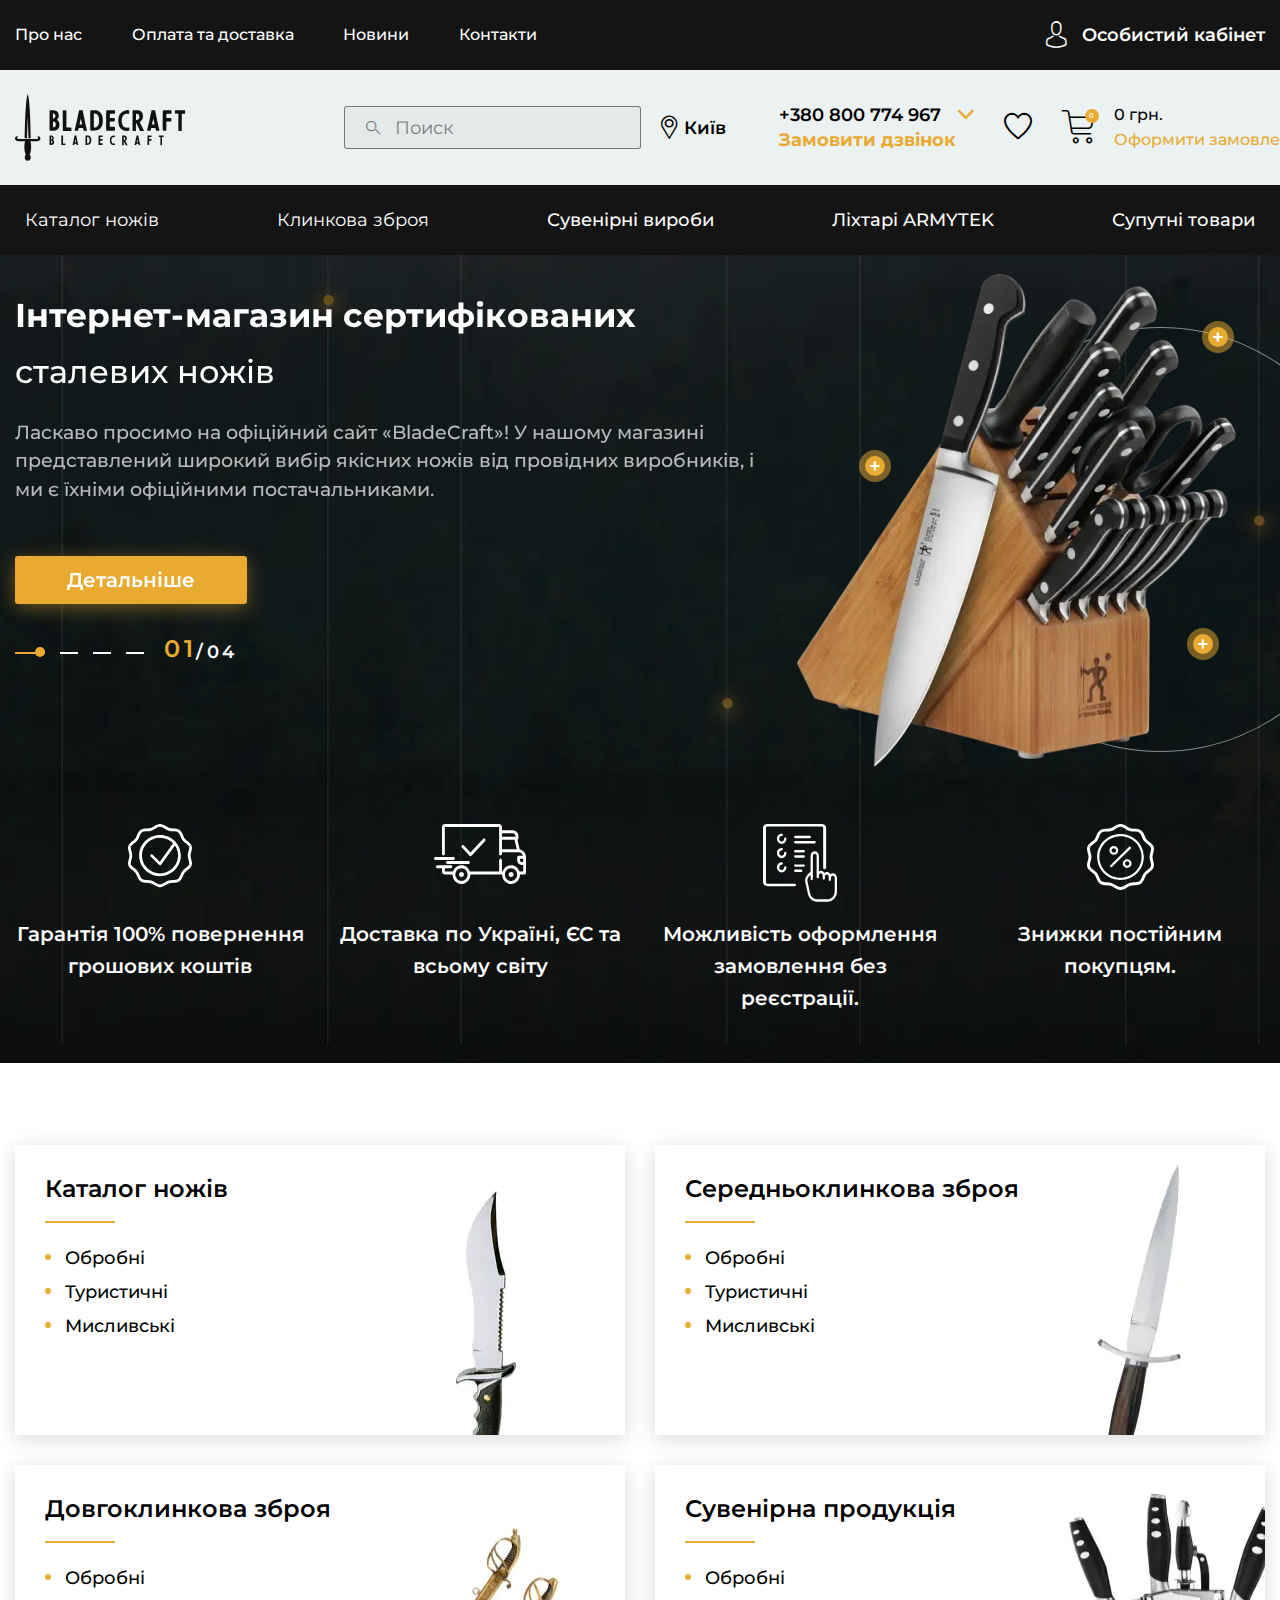
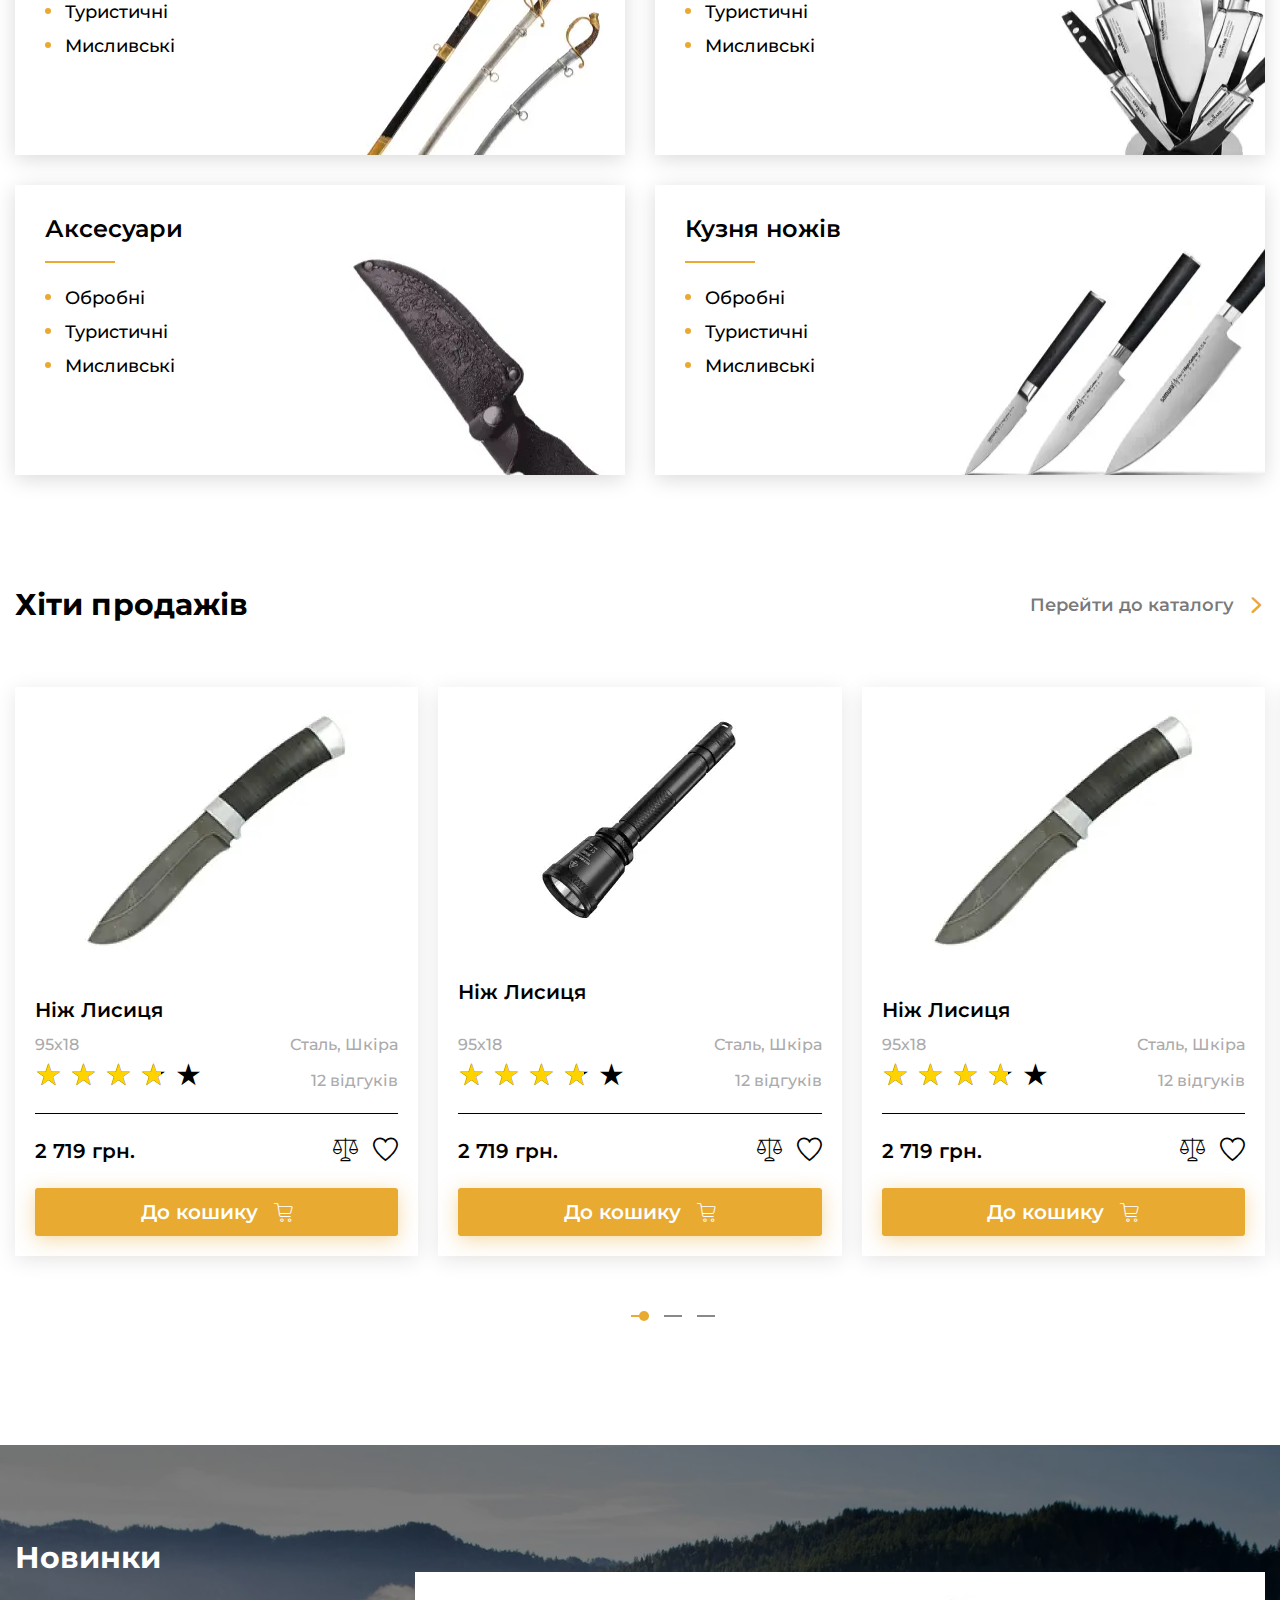
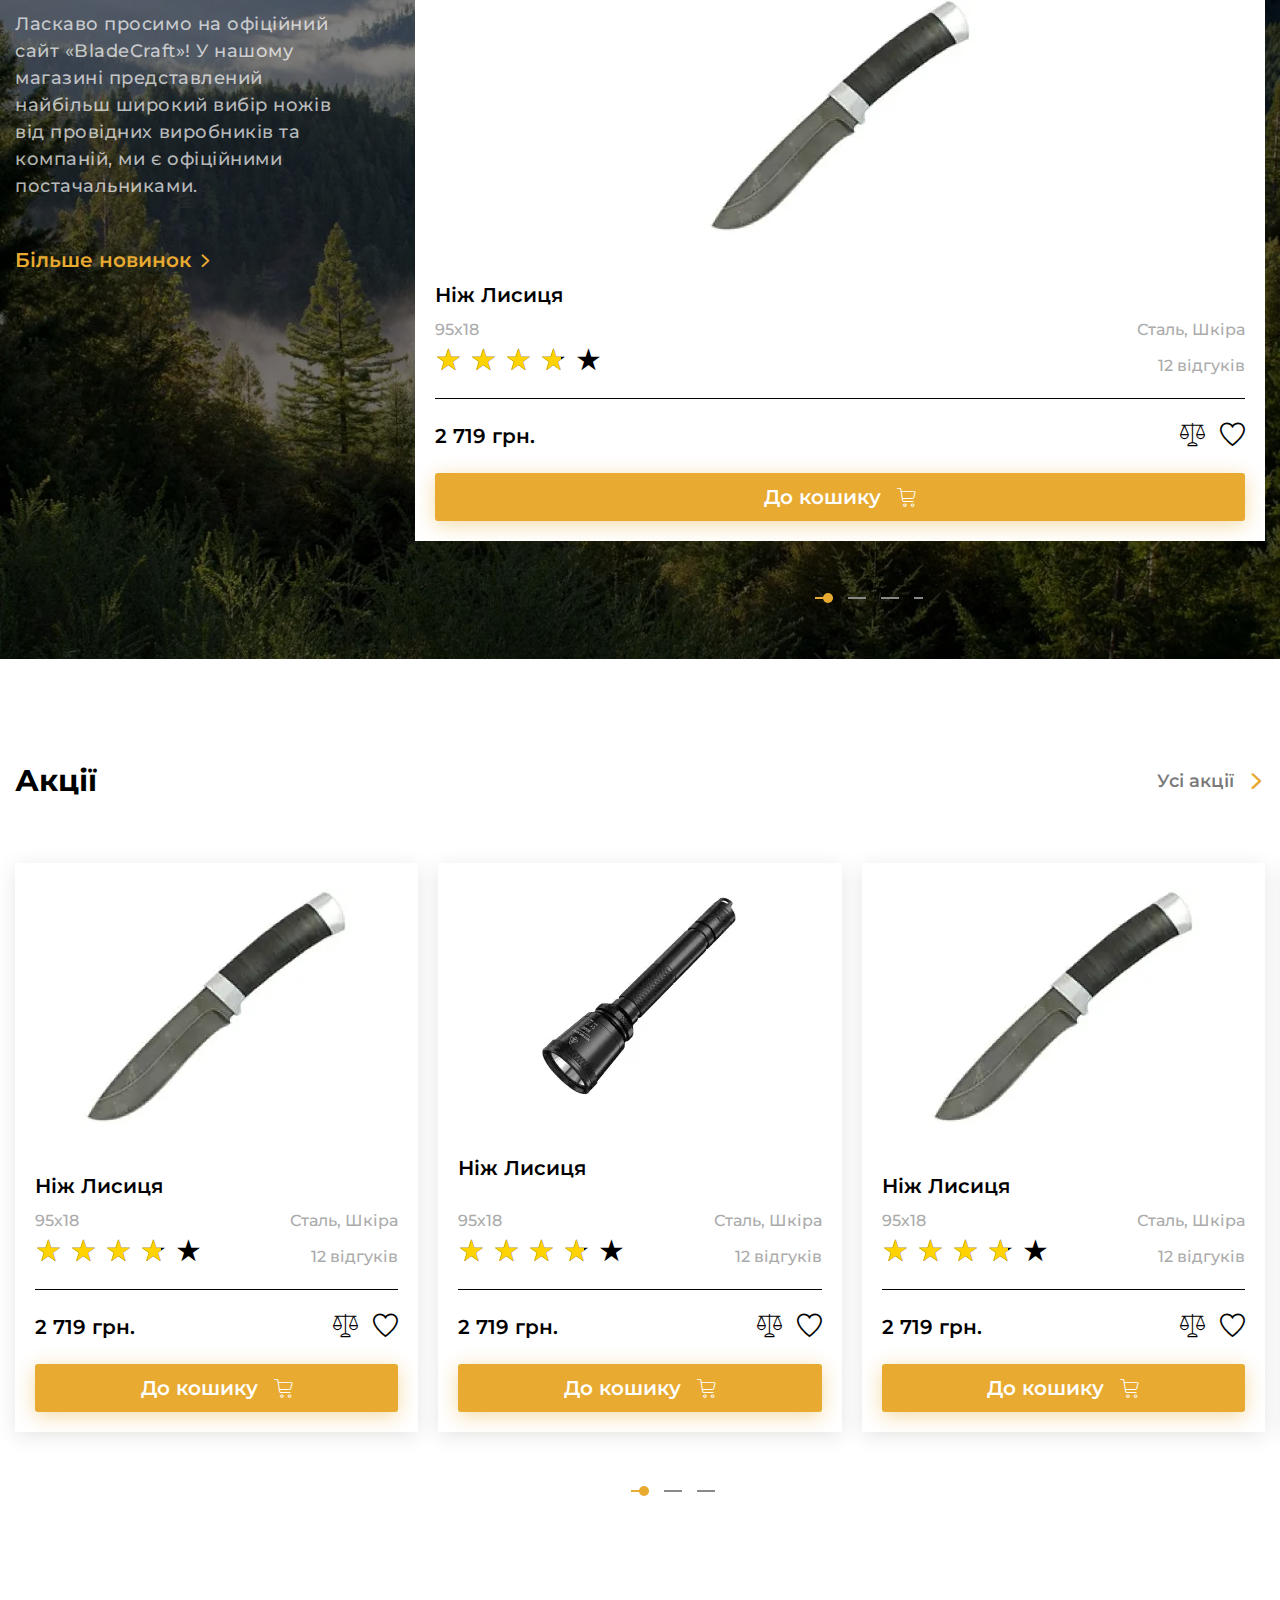
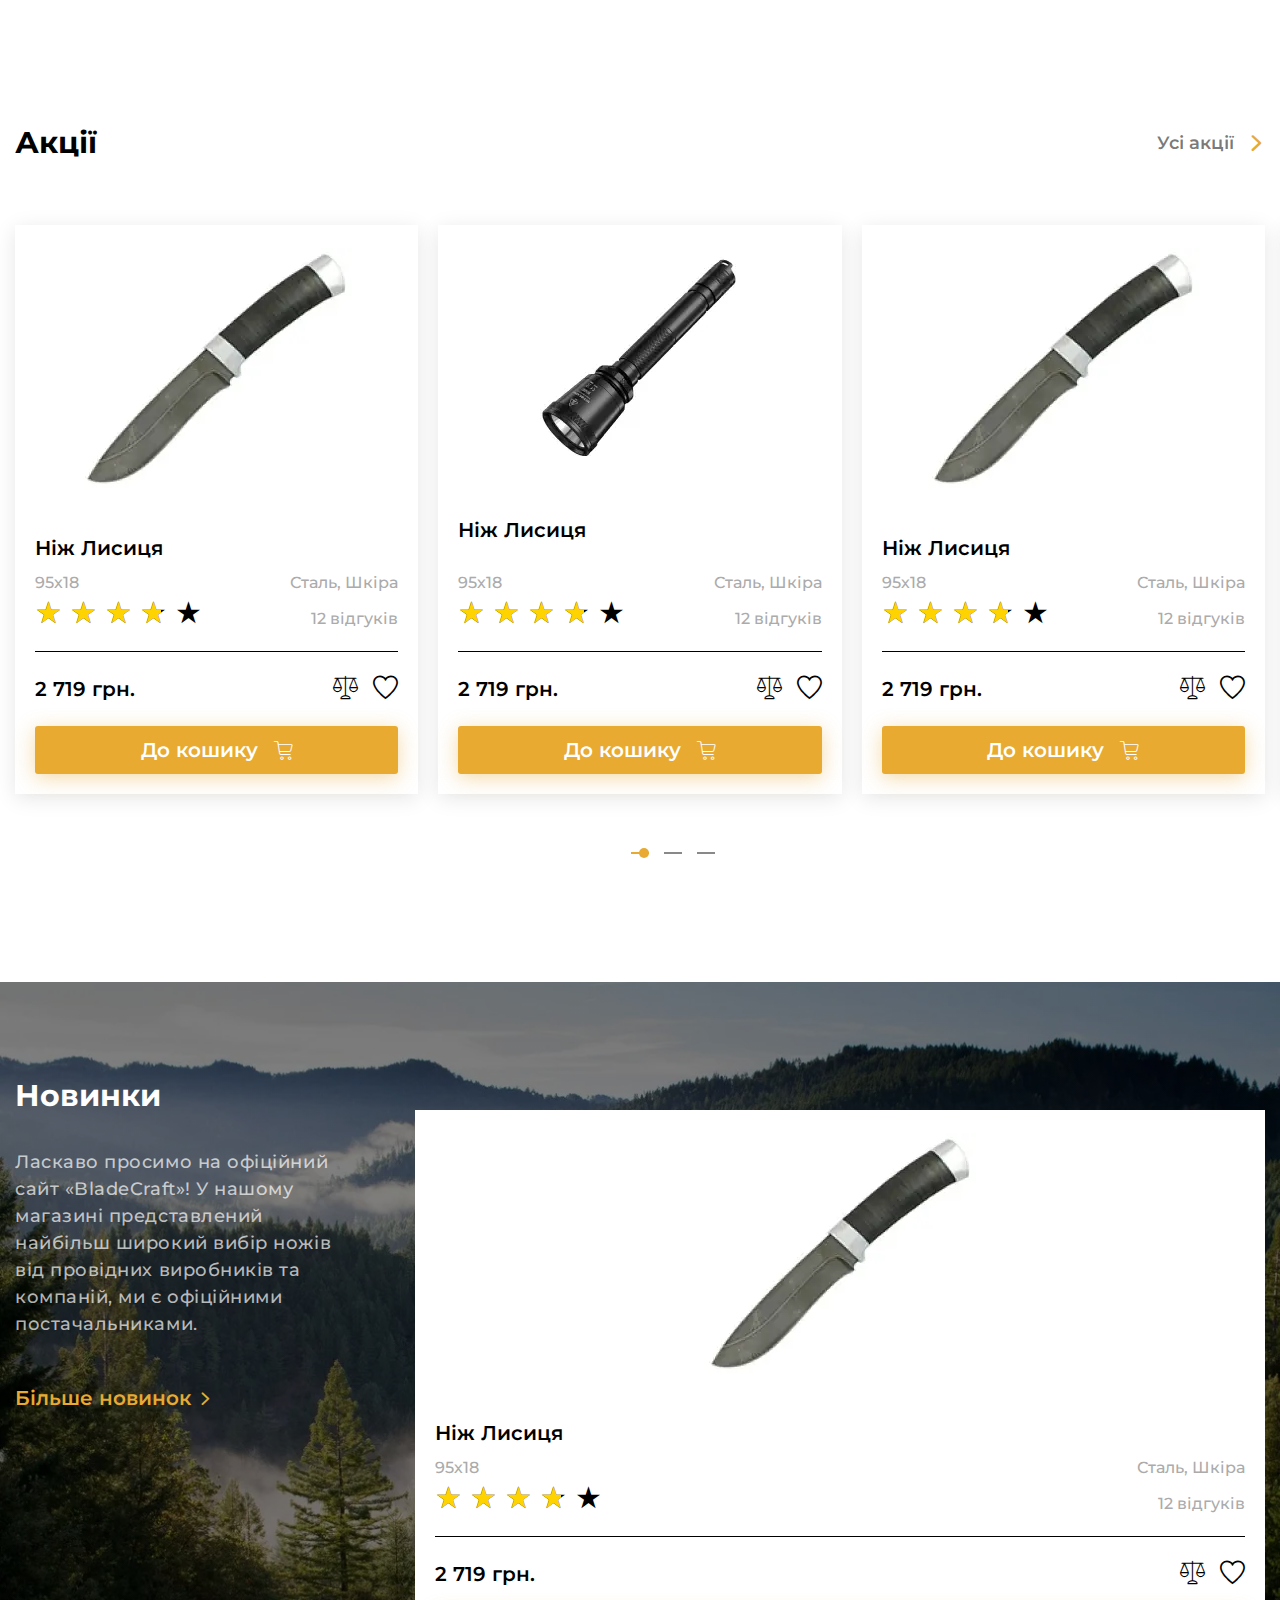
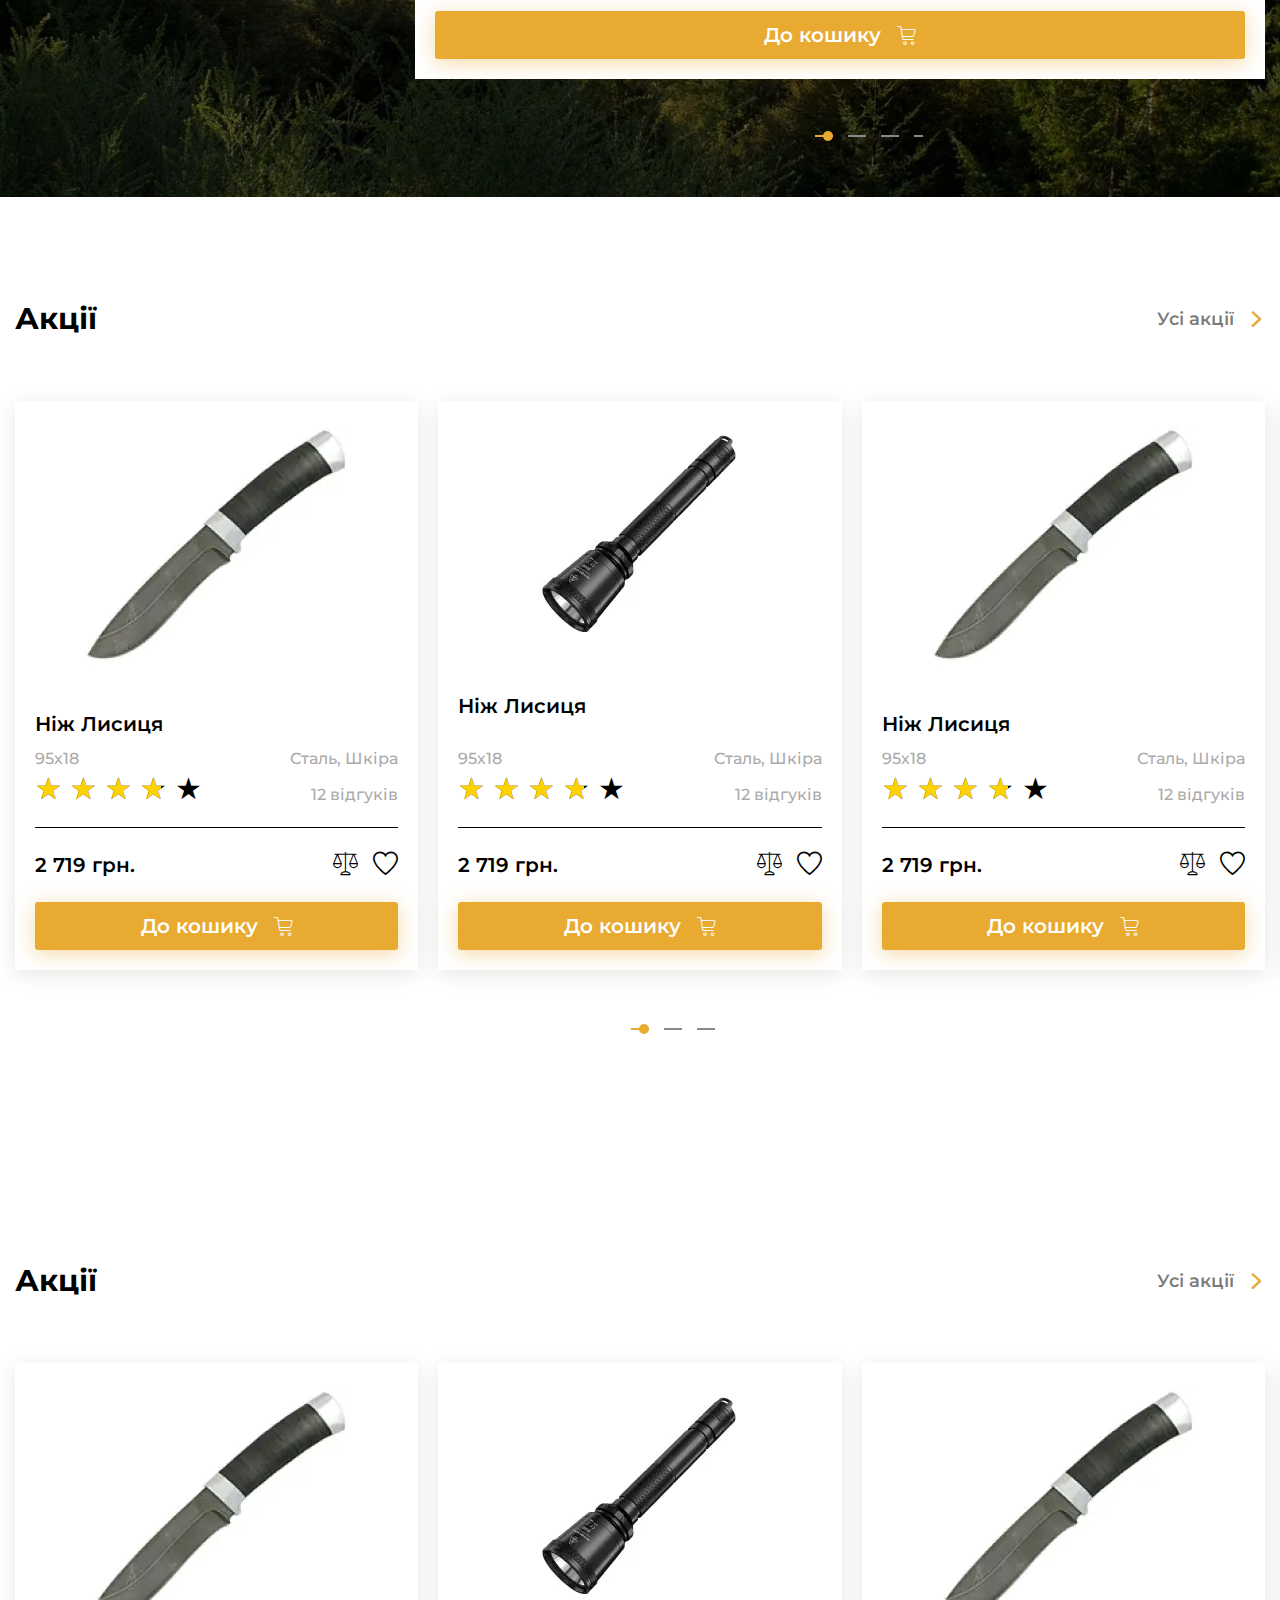
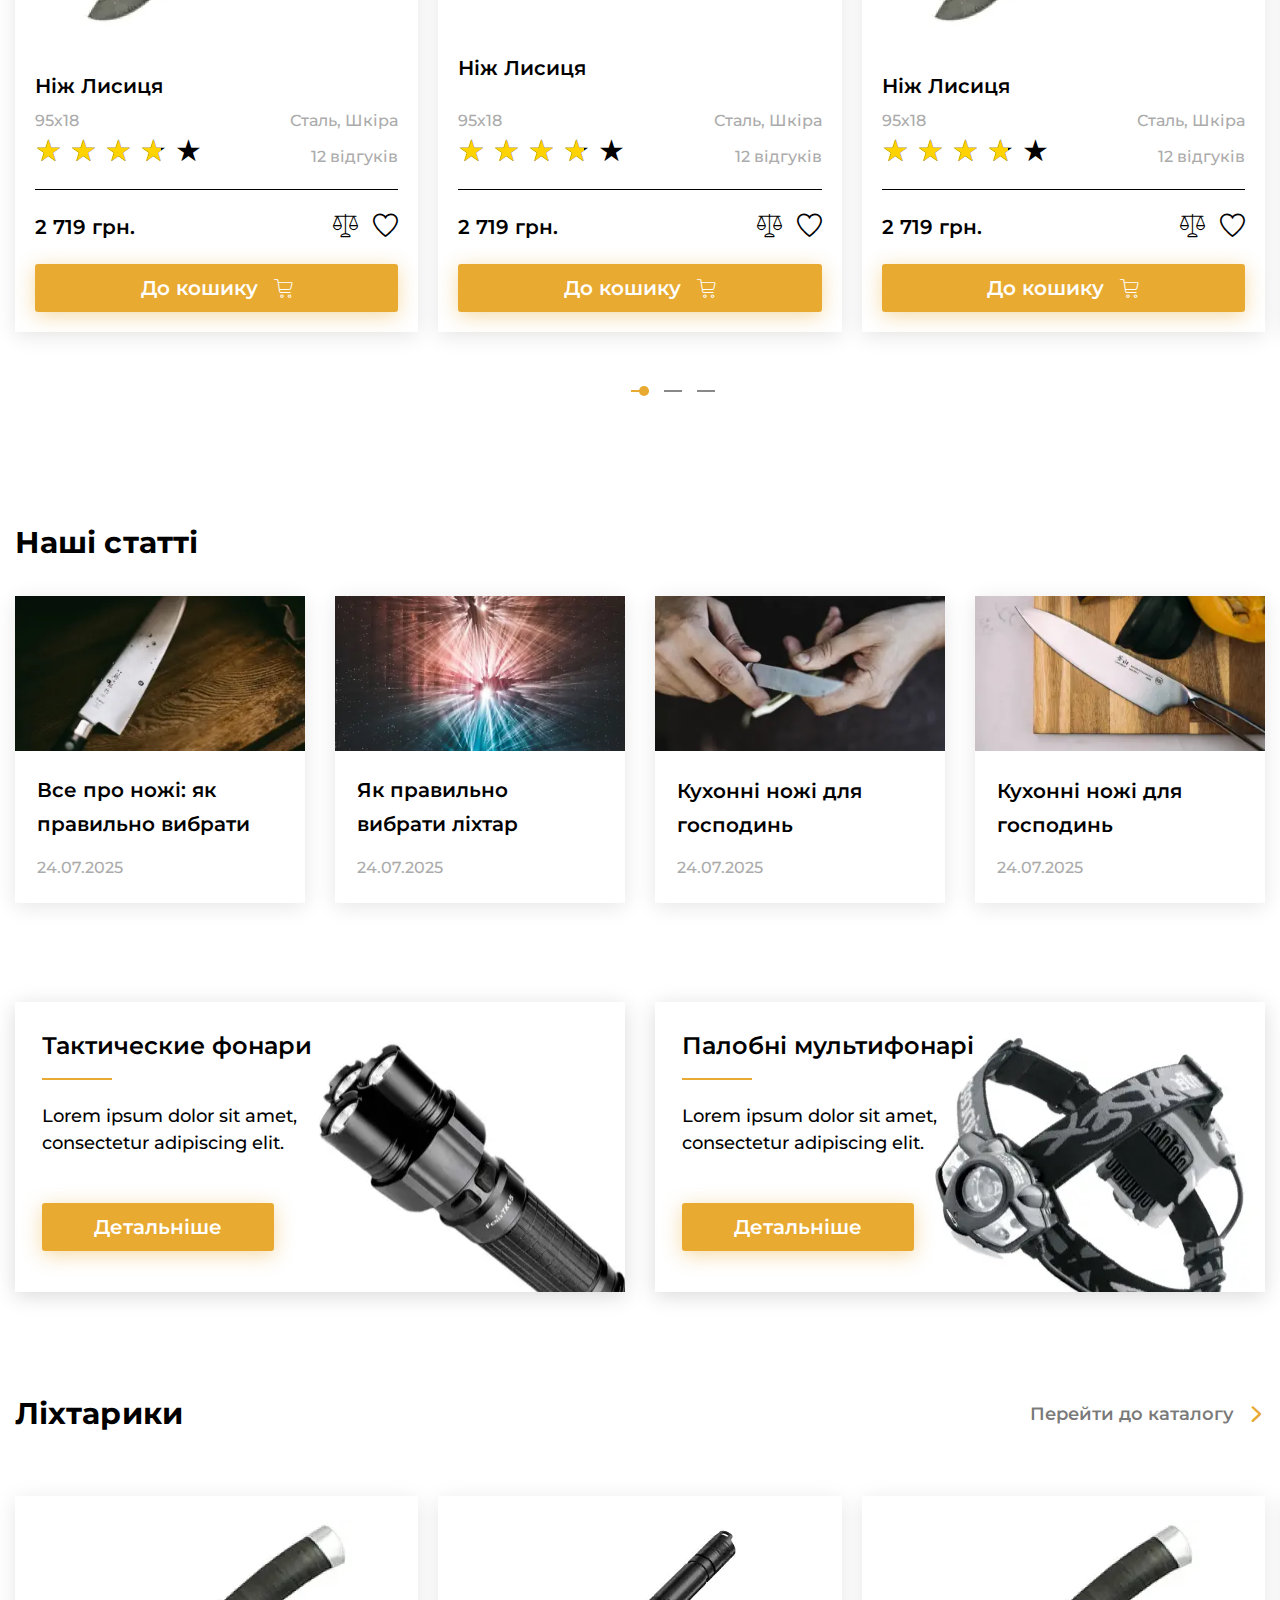
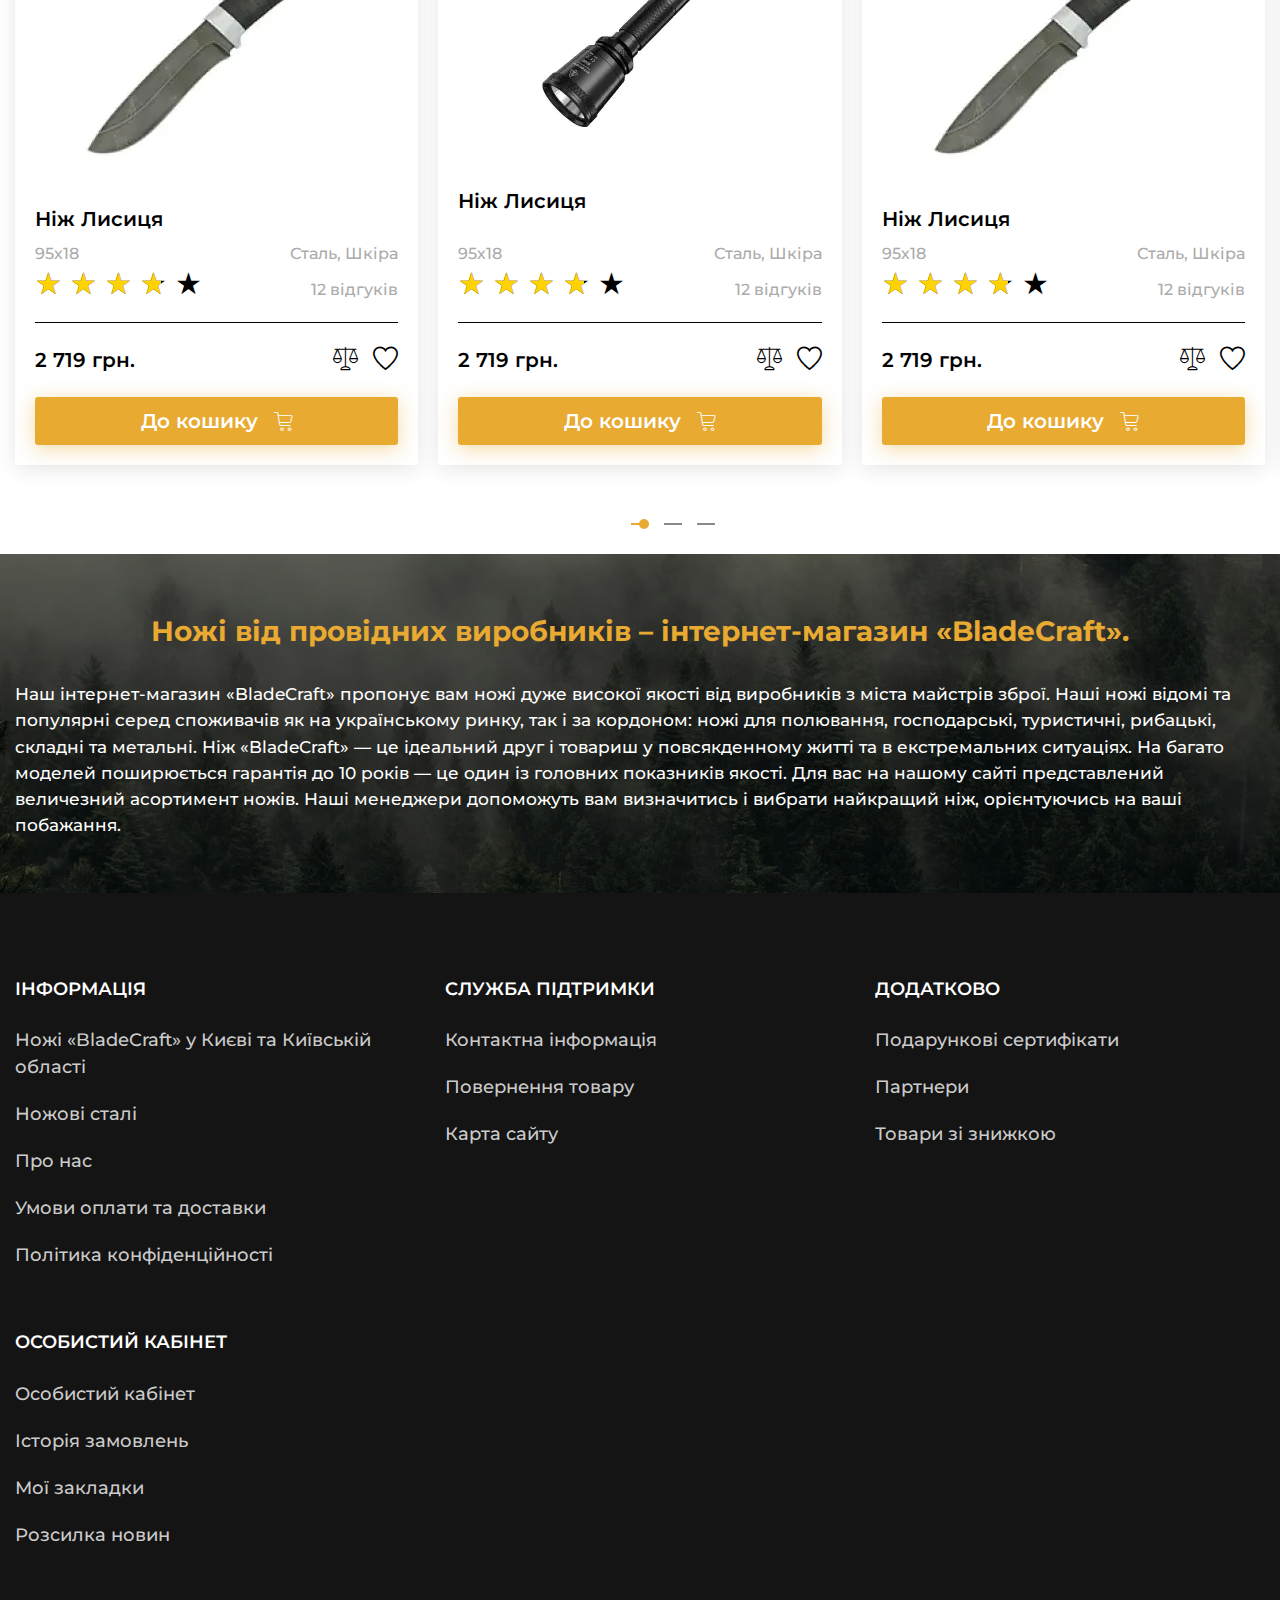
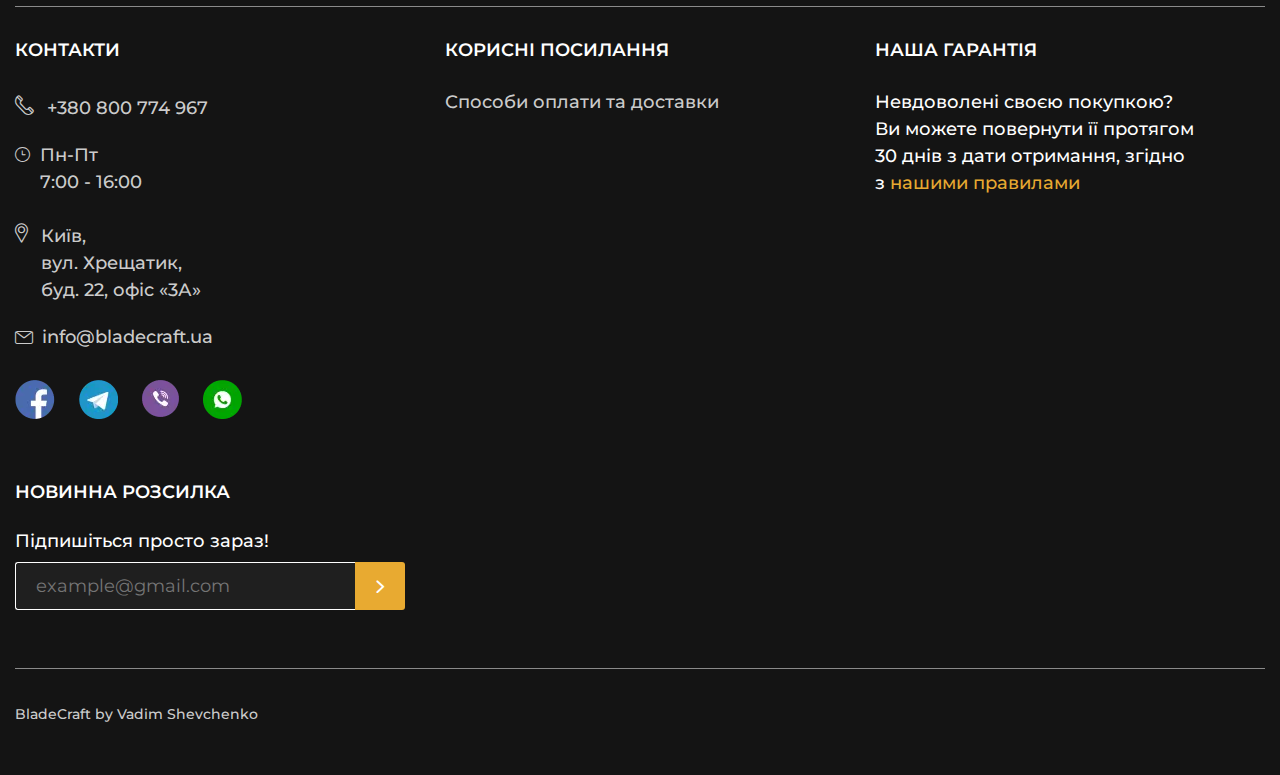
<file: home.html>
<!DOCTYPE html>
<html lang="en">

<head>
	<title>Головна</title>
	<meta charset="UTF-8">
	<meta name="format-detection" content="telephone=no">
	<!-- <style>body{opacity: 0;}</style> -->
	<link rel="stylesheet" href="css/style.min.css?_v=20250405141637">
	<link rel="shortcut icon" href="favicon.ico">
	<!-- <meta name="robots" content="noindex, nofollow"> -->
	<meta name="viewport" content="width=device-width, initial-scale=1.0">
</head>

<body>
	<div class="wrapper">
		<header class="header">
			<div class="header__top top-header">
				<div class="top-header__container">
					<nav class="top-header__menu menu-top-header">
						<ul data-da=".menu__body,991.98" class="menu-top-header__list">
							<li class="menu-top-header__item menu-top-header__item_catalog"><a href="" class="menu-top-header__link menu-top-header__link_catalog _icon-arrow-bottom">Каталог товаров</a></li>
							<li class="menu-top-header__item"><a href="" class="menu-top-header__link">Про нас</a></li>
							<li class="menu-top-header__item"><a href="" class="menu-top-header__link">Оплата та доставка</a></li>
							<li class="menu-top-header__item"><a href="" class="menu-top-header__link">Новини</a></li>
							<li class="menu-top-header__item"><a href="" class="menu-top-header__link">Контакти</a></li>
						</ul>
					</nav>
					<a href="" class="top-header__user _icon-user"><span>Особистий кабінет</span></a>
					<nav hidden class="menu">
						<button type="button" class="menu__icon icon-menu"><span></span></button>
						<div class="menu__body">
						</div>
					</nav>
				</div>
			</div>
			<div class="header__body body-header">
				<div class="body-header__container">
					<a href="" class="body-header__logo">
						<img src="img/icons/logo.svg" alt="">
					</a>
					<div data-da=".catalog-header__container, 479.98" class="body-header__search">
						<form action="#" class="search-header">
							<button type="submit" class="search-header__button _icon-search"></button>
							<input autocomplete="off" type="text" name="form[]" data-error="Ошибка" placeholder="Поиск" class="search-header__input">
						</form>
					</div>
					<div class="body-header__actions actions-header">
						<a href="" class="actions-header__location _icon-location"><span>Київ</span></a>
						<div data-da=".top-header__container,991.98,first" class="actions-header__phones phones-header">
							<div data-spollers class="phones-header__items">
								<div class="phones-header__item">
									<a href="tel:+380800774967" class="phones-header__phone"><span>+380 800 774 967</span></a>
									<button type="button" data-spoller class="phones-header__arrow _icon-arrow-bottom"></button>
									<ul class="phones-header__list">
										<li><a href="tel:+380800774968" class="phones-header__phone">+380 800 774 968</a></li>
										<li><a href="tel:+380800774969" class="phones-header__phone">+380 800 774 969</a></li>
										<li><a href="tel:+380800774970" class="phones-header__phone">+380 800 774 970</a></li>
									</ul>
								</div>
							</div>
							<button type="button" data-popup="#callback" class="phones-header__callback">Замовити дзвінок</button>
						</div>
						<a href="" data-da=".top-header__container,991.98,2" class="actions-header__favorite _icon-favorite"></a>
						<a href="" data-da=".top-header__container,991.98,2" class="actions-header__cart cart-header">
							<div class="cart-header__icon _icon-cart"><span>0</span></div>
							<div class="cart-header__body">
								<div class="cart-header__summ">0 грн.</div>
								<div class="cart-header__link">Оформити замовлення</div>
							</div>
						</a>
					</div>
				</div>
			</div>
			<div class="header__catalog catalog-header">
				<div class="catalog-header__container">
					<nav class="catalog-header__menu menu-catalog">
						<button type="button" class="menu-catalog__back _icon-back">Назад</button>
						<ul class="menu-catalog__list">
							<li class="menu-catalog__item"><button data-parent="1" class="menu-catalog__link">Каталог ножів</button></li>
							<li class="menu-catalog__item"><button data-parent="2" class="menu-catalog__link">Клинкова зброя</button></li>
							<li class="menu-catalog__item"><a href="" class="menu-catalog__link">Сувенірні вироби</a></li>
							<li class="menu-catalog__item"><a href="" class="menu-catalog__link">Ліхтарі ARMYTEK</a></li>
							<li class="menu-catalog__item"><a href="" class="menu-catalog__link">Супутні товари</a></li>
						</ul>
						<div class="menu-catalog__sub-menu sub-menu-catalog">
							<button type="button" class="sub-menu-catalog__back _icon-back">Назад</button>
							<div class="sub-menu-catalog__container">
								<div hidden data-submenu="1" class="sub-menu-catalog__block">
									<div class="sub-menu-catalog__category">
										<a href="" class="sub-menu-catalog__link-category">Категорія ножів</a>
									</div>
									<div class="sub-menu-catalog__category">
										<a href="" class="sub-menu-catalog__link-category">Виробництво ножів</a>
									</div>
									<div class="sub-menu-catalog__category">
										<a href="" class="sub-menu-catalog__link-category">Ножі за марками сталі</a>
									</div>
									<div class="sub-menu-catalog__category">
										<a href="" class="sub-menu-catalog__link-category">Заточування та полірування ножів</a>
									</div>
									<div class="sub-menu-catalog__category">
										<a href="" class="sub-menu-catalog__link-category">Ножова майстерня</a>
									</div>
									<ul class="sub-menu-catalog__list">
										<li class="sub-menu-catalog__item"><a href="" class="sub-menu-catalog__link">Обробні ножі</a></li>
										<li class="sub-menu-catalog__item"><a href="" class="sub-menu-catalog__link">Туристичні ножі</a></li>
										<li class="sub-menu-catalog__item"><a href="" class="sub-menu-catalog__link">Ножі мисливські</a></li>
										<li class="sub-menu-catalog__item"><a href="" class="sub-menu-catalog__link">Булатні ножі</a></li>
										<li class="sub-menu-catalog__item"><a href="" class="sub-menu-catalog__link">Ножі з дамаска</a></li>
										<li class="sub-menu-catalog__item"><a href="" class="sub-menu-catalog__link">Тактичного призначення</a></li>
										<li class="sub-menu-catalog__item"><a href="" class="sub-menu-catalog__link">Метальні ножі</a></li>
										<li class="sub-menu-catalog__item"><a href="" class="sub-menu-catalog__link">Мачетес і Кукрі</a></li>
										<li class="sub-menu-catalog__item"><a href="" class="sub-menu-catalog__link">Ножі кухонні</a></li>
									</ul>
									<ul class="sub-menu-catalog__list">
										<li class="sub-menu-catalog__item"><a href="" class="sub-menu-catalog__link">Ножі АИР</a></li>
										<li class="sub-menu-catalog__item"><a href="" class="sub-menu-catalog__link">Ножі ЗИК</a></li>
										<li class="sub-menu-catalog__item"><a href="" class="sub-menu-catalog__link">Ножі АИР</a></li>
										<li class="sub-menu-catalog__item"><a href="" class="sub-menu-catalog__link">Ножі АИР</a></li>
										<li class="sub-menu-catalog__item"><a href="" class="sub-menu-catalog__link">Ножі Зброяр</a></li>
										<li class="sub-menu-catalog__item"><a href="" class="sub-menu-catalog__link">Булат Сергія Баранова</a></li>
										<li class="sub-menu-catalog__item"><a href="" class="sub-menu-catalog__link">Булат Андрея Умерова</a></li>
										<li class="sub-menu-catalog__item"><a href="" class="sub-menu-catalog__link">Ножі Златко</a></li>
										<li class="sub-menu-catalog__item"><a href="" class="sub-menu-catalog__link">Ножі Стиль-М</a></li>
										<li class="sub-menu-catalog__item"><a href="" class="sub-menu-catalog__link">Збройова компанія</a></li>
									</ul>
									<ul class="sub-menu-catalog__list">
										<li class="sub-menu-catalog__item"><a href="" class="sub-menu-catalog__link">Ножі зі сталі 40х102С2М</a></li>
										<li class="sub-menu-catalog__item"><a href="" class="sub-menu-catalog__link">Ножі зі сталі 95х18</a></li>
										<li class="sub-menu-catalog__item"><a href="" class="sub-menu-catalog__link">Ножі зі сталі 110х18м-ШД</a></li>
										<li class="sub-menu-catalog__item"><a href="" class="sub-menu-catalog__link">Ножі зі сталі ЕІ-107 ТЦ</a></li>
										<li class="sub-menu-catalog__item"><a href="" class="sub-menu-catalog__link">Ножі зі сталі 50х14МФ</a></li>
										<li class="sub-menu-catalog__item"><a href="" class="sub-menu-catalog__link">Ножі зі сталі AUS-8</a></li>
										<li class="sub-menu-catalog__item"><a href="" class="sub-menu-catalog__link">Ножі зі сталі K340</a></li>
										<li class="sub-menu-catalog__item"><a href="" class="sub-menu-catalog__link">Ножі зі сталі M390</a></li>
										<li class="sub-menu-catalog__item"><a href="" class="sub-menu-catalog__link">Ножі зі сталі ЕП-766</a></li>
									</ul>
									<ul class="sub-menu-catalog__list">
										<li class="sub-menu-catalog__item"><a href="" class="sub-menu-catalog__link">Паста ГОІ</a></li>
										<li class="sub-menu-catalog__item"><a href="" class="sub-menu-catalog__link">Алмазна паста</a></li>
										<li class="sub-menu-catalog__item"><a href="" class="sub-menu-catalog__link">Бруски та камені для заточування</a></li>
										<li class="sub-menu-catalog__item"><a href="" class="sub-menu-catalog__link">Системи заточування</a></li>
									</ul>
									<ul class="sub-menu-catalog__list">
										<li class="sub-menu-catalog__item"><a href="" class="sub-menu-catalog__link">Ножові клинки</a></li>
										<li class="sub-menu-catalog__item"><a href="" class="sub-menu-catalog__link">Заготовки для ножів</a></li>
										<li class="sub-menu-catalog__item"><a href="" class="sub-menu-catalog__link">Лиття для ножів</a></li>
										<li class="sub-menu-catalog__item"><a href="" class="sub-menu-catalog__link">Матеріали для рукояток</a></li>
										<li class="sub-menu-catalog__item"><a href="" class="sub-menu-catalog__link">Догляд за рукоятками ножів</a></li>
									</ul>

									<div class="sub-menu-catalog__footer">
										<a href="" class="sub-menu-catalog__all">Дивитися все</a>
									</div>
									<div class="sub-menu-catalog__footer">
										<a href="" class="sub-menu-catalog__all">Дивитися все</a>
									</div>
									<div class="sub-menu-catalog__footer">
										<a href="" class="sub-menu-catalog__all">Дивитися все</a>
									</div>
									<div class="sub-menu-catalog__footer">
										<a href="" class="sub-menu-catalog__all">Дивитися все</a>
									</div>
									<div class="sub-menu-catalog__footer">
										<a href="" class="sub-menu-catalog__all">Дивитися все</a>
									</div>
								</div>
								<div hidden data-submenu="2" class="sub-menu-catalog__block">
									<div class="sub-menu-catalog__category">
										<a href="" class="sub-menu-catalog__link-category">Категорія ножів</a>
									</div>
									<div class="sub-menu-catalog__category">
										<a href="" class="sub-menu-catalog__link-category">Виробництво ножів</a>
									</div>
									<div class="sub-menu-catalog__category">
										<a href="" class="sub-menu-catalog__link-category">Заточка та полірування ножів</a>
									</div>
									<ul class="sub-menu-catalog__list">
										<li class="sub-menu-catalog__item"><a href="" class="sub-menu-catalog__link">Обробні ножі</a></li>
										<li class="sub-menu-catalog__item"><a href="" class="sub-menu-catalog__link">Туристичні ножі</a></li>
										<li class="sub-menu-catalog__item"><a href="" class="sub-menu-catalog__link">Мисливські ножі</a></li>
										<li class="sub-menu-catalog__item"><a href="" class="sub-menu-catalog__link">Булатні ножі</a></li>
										<li class="sub-menu-catalog__item"><a href="" class="sub-menu-catalog__link">Ножі з дамаску</a></li>
										<li class="sub-menu-catalog__item"><a href="" class="sub-menu-catalog__link">Тактичного призначення</a></li>
										<li class="sub-menu-catalog__item"><a href="" class="sub-menu-catalog__link">Метальні ножі</a></li>
										<li class="sub-menu-catalog__item"><a href="" class="sub-menu-catalog__link">Мачете та кукрі</a></li>
										<li class="sub-menu-catalog__item"><a href="" class="sub-menu-catalog__link">Кухонні ножі</a></li>
									</ul>
									<ul class="sub-menu-catalog__list">
										<li class="sub-menu-catalog__item"><a href="" class="sub-menu-catalog__link">Ножі АІР</a></li>
										<li class="sub-menu-catalog__item"><a href="" class="sub-menu-catalog__link">Ножі ЗІК</a></li>
										<li class="sub-menu-catalog__item"><a href="" class="sub-menu-catalog__link">Ножі Зброяр</a></li>
										<li class="sub-menu-catalog__item"><a href="" class="sub-menu-catalog__link">Ножі Зброяр</a></li>
										<li class="sub-menu-catalog__item"><a href="" class="sub-menu-catalog__link">Ножі Зброяр</a></li>
										<li class="sub-menu-catalog__item"><a href="" class="sub-menu-catalog__link">Булат Сергія Баранова</a></li>
										<li class="sub-menu-catalog__item"><a href="" class="sub-menu-catalog__link">Булат Андрія Умерова</a></li>
										<li class="sub-menu-catalog__item"><a href="" class="sub-menu-catalog__link">Ножі Златко</a></li>
										<li class="sub-menu-catalog__item"><a href="" class="sub-menu-catalog__link">Ножі Стиль-М</a></li>
										<li class="sub-menu-catalog__item"><a href="" class="sub-menu-catalog__link">Зброярська компанія</a></li>
									</ul>
									<ul class="sub-menu-catalog__list">
										<li class="sub-menu-catalog__item"><a href="" class="sub-menu-catalog__link">Паста ГОІ</a></li>
										<li class="sub-menu-catalog__item"><a href="" class="sub-menu-catalog__link">Алмазна паста</a></li>
										<li class="sub-menu-catalog__item"><a href="" class="sub-menu-catalog__link">Бруски та камені для заточування</a></li>
										<li class="sub-menu-catalog__item"><a href="" class="sub-menu-catalog__link">Системи заточування</a></li>
									</ul>

									<div class="sub-menu-catalog__footer">
										<a href="" class="sub-menu-catalog__all">Дивитися все</a>
									</div>
									<div class="sub-menu-catalog__footer">
										<a href="" class="sub-menu-catalog__all">Дивитися все</a>
									</div>
									<div class="sub-menu-catalog__footer">
										<a href="" class="sub-menu-catalog__all">Дивитися все</a>
									</div>
								</div>
							</div>
						</div>
					</nav>
				</div>
			</div>
		</header>
		<main class="page page_home">
			<section class="page__main-block main-block">
				<div class="main-block__container">
					<div class="main-block__body">

						<div class="main-block__slider">
							<div class="main-block__swiper ">

								<div class="main-block__slide slide-main-block">
									<div class="slide-main-block__content">
										<h2 data-swiper-parallax="-100" class="slide-main-block__title">Інтернет-магазин сертифікованих</h2>
										<div data-swiper-parallax="-150" class="slide-main-block__sub-title">сталевих ножів</div>
										<div data-swiper-parallax="-200" class="slide-main-block__text">
											Ласкаво просимо на офіційний сайт «BladeCraft»! У нашому магазині представлений широкий вибір якісних ножів від провідних виробників, і ми є їхніми офіційними постачальниками.
										</div>
									</div>
									<a href="" data-swiper-parallax="-300" class="slide-main-block__button button">Детальніше</a>
								</div>

								<div class="main-block__slide slide-main-block">
									<div class="slide-main-block__content">
										<h2 data-swiper-parallax="-100" class="slide-main-block__title">Інтернет-магазин сертифікованих</h2>
										<div data-swiper-parallax="-150" class="slide-main-block__sub-title">сталевих ножів</div>
										<div data-swiper-parallax="-200" class="slide-main-block__text">
											Ласкаво просимо на офіційний сайт «BladeCraft»! У нашому магазині представлений широкий вибір якісних ножів від провідних виробників, і ми є їхніми офіційними постачальниками.
										</div>
									</div>
									<a href="" data-swiper-parallax="-300" class="slide-main-block__button button">Детальніше</a>
								</div>

								<div class="main-block__slide slide-main-block">
									<div class="slide-main-block__content">
										<h2 data-swiper-parallax="-100" class="slide-main-block__title">Інтернет-магазин сертифікованих</h2>
										<div data-swiper-parallax="-150" class="slide-main-block__sub-title">сталевих ножів</div>
										<div data-swiper-parallax="-200" class="slide-main-block__text">
											Ласкаво просимо на офіційний сайт «BladeCraft»! У нашому магазині представлений широкий вибір якісних ножів від провідних виробників, і ми є їхніми офіційними постачальниками.
										</div>
									</div>
									<a href="" data-swiper-parallax="-300" class="slide-main-block__button button">Детальніше</a>
								</div>

								<div class="main-block__slide slide-main-block">
									<div class="slide-main-block__content">
										<h2 data-swiper-parallax="-100" class="slide-main-block__title">Інтернет-магазин сертифікованих</h2>
										<div data-swiper-parallax="-150" class="slide-main-block__sub-title">сталевих ножів</div>
										<div data-swiper-parallax="-200" class="slide-main-block__text">
											Ласкаво просимо на офіційний сайт «BladeCraft»! У нашому магазині представлений широкий вибір якісних ножів від провідних виробників, і ми є їхніми офіційними постачальниками.
										</div>
									</div>
									<a href="" data-swiper-parallax="-300" class="slide-main-block__button button">Детальніше</a>
								</div>

							</div>
							<div class="main-block__controll controll-main-block">
								<div class="controll-main-block__dotts swiper-pagination"></div>
								<div class="controll-main-block__fraction fraction-controll">
									<span class="fraction-controll__current">01</span> / <span class="fraction-controll__all">0</span>
								</div>
							</div>
						</div>

						<div class="main-block__media media-main-block">
							<div class="media-main-block__body">
								<div class="media-main-block__image">
									<img src="img/mainpage/main-block/image.webp" alt="">
								</div>
								<div class="media-main-block__tips">
									<button type="button" data-tippy-content="Підказка" class="media-main-block__tip
								media-main-block__tip_1"><span>+</span></button>
									<button type="button" data-tippy-content="Підказка" class="media-main-block__tip
								media-main-block__tip_2"><span>+</span></button>
									<button type="button" data-tippy-content="Підказка" class="media-main-block__tip
								media-main-block__tip_3"><span>+</span></button>
								</div>
							</div>
						</div>
					</div>
					<div class="main-block__adavantages advantages-main">
						<div class="advantages-main__item">
							<div class="advantages-main__icon">
								<img src="img/mainpage/main-block/icons/01.svg" alt="Иконка">
							</div>
							<div class="advantages-main__text">
								Гарантія 100% повернення грошових коштів
							</div>
						</div>
						<div class="advantages-main__item">
							<div class="advantages-main__icon">
								<img src="img/mainpage/main-block/icons/02.svg" alt="Иконка">
							</div>
							<div class="advantages-main__text">
								Доставка по Україні, ЄС та всьому світу
							</div>
						</div>
						<div class="advantages-main__item">
							<div class="advantages-main__icon">
								<img src="img/mainpage/main-block/icons/03.svg" alt="Иконка">
							</div>
							<div class="advantages-main__text">
								Можливість оформлення замовлення без реєстрації.
							</div>
						</div>
						<div class="advantages-main__item">
							<div class="advantages-main__icon">
								<img src="img/mainpage/main-block/icons/04.svg" alt="Иконка">
							</div>
							<div class="advantages-main__text">
								Знижки постійним покупцям.
							</div>
						</div>
					</div>
				</div>
			</section>
			<section class="page__catalog-cards catalog-cards">
				<div class="catalog-cards__container">
					<div class="catalog-cards__item item-catalog-cards">
						<div class="item-catalog-cards__body">
							<h3 class="item-catalog-cards__title">
								<a href="" class="item-catalog-cards__link-title">Каталог ножів</a>
							</h3>
							<ul class="item-catalog-cards__list">
								<li class="item-catalog-cards__item">
									<a href="" class="item-catalog-cards__link">Обробні</a>
								</li>
								<li class="item-catalog-cards__item">
									<a href="" class="item-catalog-cards__link">Туристичні</a>
								</li>
								<li class="item-catalog-cards__item">
									<a href="" class="item-catalog-cards__link">Мисливські</a>
								</li>
							</ul>
						</div>

						<div class="item-catalog-cards__image">
							<img src="img/mainpage/catalog-cards/01.webp" alt="Image">
						</div>
					</div>
					<div class="catalog-cards__item item-catalog-cards">
						<div class="item-catalog-cards__body">
							<h3 class="item-catalog-cards__title">
								<a href="" class="item-catalog-cards__link-title">Середньоклинкова зброя</a>
							</h3>
							<ul class="item-catalog-cards__list">
								<li class="item-catalog-cards__item">
									<a href="" class="item-catalog-cards__link">Обробні</a>
								</li>
								<li class="item-catalog-cards__item">
									<a href="" class="item-catalog-cards__link">Туристичні</a>
								</li>
								<li class="item-catalog-cards__item">
									<a href="" class="item-catalog-cards__link">Мисливські</a>
								</li>
							</ul>
						</div>
						<div class="item-catalog-cards__image">
							<img src="img/mainpage/catalog-cards/02.webp" alt="Image">
						</div>
					</div>
					<div class="catalog-cards__item item-catalog-cards">
						<div class="item-catalog-cards__body">
							<h3 class="item-catalog-cards__title">
								<a href="" class="item-catalog-cards__link-title">Довгоклинкова зброя</a>
							</h3>
							<ul class="item-catalog-cards__list">
								<li class="item-catalog-cards__item">
									<a href="" class="item-catalog-cards__link">Обробні</a>
								</li>
								<li class="item-catalog-cards__item">
									<a href="" class="item-catalog-cards__link">Туристичні</a>
								</li>
								<li class="item-catalog-cards__item">
									<a href="" class="item-catalog-cards__link">Мисливські</a>
								</li>
							</ul>
						</div>
						<div class="item-catalog-cards__image">
							<img src="img/mainpage/catalog-cards/03.webp" alt="Image">
						</div>
					</div>
					<div class="catalog-cards__item item-catalog-cards">
						<div class="item-catalog-cards__body">
							<h3 class="item-catalog-cards__title">
								<a href="" class="item-catalog-cards__link-title">Сувенірна продукція</a>
							</h3>
							<ul class="item-catalog-cards__list">
								<li class="item-catalog-cards__item">
									<a href="" class="item-catalog-cards__link">Обробні</a>
								</li>
								<li class="item-catalog-cards__item">
									<a href="" class="item-catalog-cards__link">Туристичні</a>
								</li>
								<li class="item-catalog-cards__item">
									<a href="" class="item-catalog-cards__link">Мисливські</a>
								</li>
							</ul>
						</div>

						<div class="item-catalog-cards__image">
							<img src="img/mainpage/catalog-cards/04.webp" alt="Image">
						</div>
					</div>
					<div class="catalog-cards__item item-catalog-cards">
						<div class="item-catalog-cards__body">
							<h3 class="item-catalog-cards__title">
								<a href="" class="item-catalog-cards__link-title">Аксесуари</a>
							</h3>
							<ul class="item-catalog-cards__list">
								<li class="item-catalog-cards__item">
									<a href="" class="item-catalog-cards__link">Обробні</a>
								</li>
								<li class="item-catalog-cards__item">
									<a href="" class="item-catalog-cards__link">Туристичні</a>
								</li>
								<li class="item-catalog-cards__item">
									<a href="" class="item-catalog-cards__link">Мисливські</a>
								</li>
							</ul>
						</div>
						<div class="item-catalog-cards__image">
							<img src="img/mainpage/catalog-cards/05.webp" alt="Image">
						</div>
					</div>
					<div class="catalog-cards__item item-catalog-cards">
						<div class="item-catalog-cards__body">
							<h3 class="item-catalog-cards__title">
								<a href="" class="item-catalog-cards__link-title">Кузня ножів</a>
							</h3>
							<ul class="item-catalog-cards__list">
								<li class="item-catalog-cards__item">
									<a href="" class="item-catalog-cards__link">Обробні</a>
								</li>
								<li class="item-catalog-cards__item">
									<a href="" class="item-catalog-cards__link">Туристичні</a>
								</li>
								<li class="item-catalog-cards__item">
									<a href="" class="item-catalog-cards__link">Мисливські</a>
								</li>
							</ul>
						</div>
						<div class="item-catalog-cards__image">
							<img src="img/mainpage/catalog-cards/06.webp" alt="Image">
						</div>
					</div>
				</div>
			</section>
			<section class="page__hits-products hist-products">
				<section class="products-slider">
					<div class="products-slider__container">
						<div class="products-slider__header">
							<h2 class="products-slider__title">Хіти продажів</h2>
							<a href="" class="products-slider__more">Перейти до каталогу</a>
						</div>
						<div class="products-slider__slider">
							<div class="products-slider__swiper">
								<div class="products-slider__slide">
									<article class="product-card">
										<a href="" class="product-card__image">
											<span class="product-card__item-image-ibg product-card__item-image-ibg_contain">
												<img src="img/product-card/image.webp" alt="Картинка">
											</span>
										</a>
										<div class="product-card__body">
											<h4 class="product-card__title">
												<a href="" class="product-card__link-title">Ніж Лисиця</a>
											</h4>
											<div class="product-card__info info-product-card">
												<div class="info-product-card__size">95х18</div>
												<div class="info-product-card__materials">Сталь, Шкіра</div>
											</div>
											<div class="product-card__rating rating rating_set">
												<div class="rating__body">
													<div class="rating__active"></div>
													<div class="rating__items">
														<input type="radio" class="rating__item" value="1" name="rating">
														<input type="radio" class="rating__item" value="2" name="rating">
														<input type="radio" class="rating__item" value="3" name="rating">
														<input type="radio" class="rating__item" value="4" name="rating">
														<input type="radio" class="rating__item" value="5" name="rating">
													</div>
												</div>
												<div class="rating__value">3.6</div>
												<div class="rating__info">12 відгуків</div>
											</div>
											<div class="product-card__footer">
												<div class="product-card__price">2 719 грн.</div>
												<a href="" class="product-card__compare _icon-compare"></a>
												<a href="" class="product-card__favorite _icon-favorite"></a>
											</div>
											<button type="button" class="product-card__cart button"><span class="_icon-cart">До кошику</span></button>
										</div>
									</article>
								</div>
								<div class="products-slider__slide">
									<article class="product-card">
										<a href="" class="product-card__image">
											<span class="product-card__item-image-ibg product-card__item-image-ibg_contain">
												<img src="img/product-card/image-02.webp" alt="Картинка">
											</span>
										</a>
										<div class="product-card__body">
											<h4 class="product-card__title">
												<a href="" class="product-card__link-title">Ніж Лисиця</a>
											</h4>
											<div class="product-card__info info-product-card">
												<div class="info-product-card__size">95х18</div>
												<div class="info-product-card__materials">Сталь, Шкіра</div>
											</div>
											<div class="product-card__rating rating rating_set">
												<div class="rating__body">
													<div class="rating__active"></div>
													<div class="rating__items">
														<input type="radio" class="rating__item" value="1" name="rating">
														<input type="radio" class="rating__item" value="2" name="rating">
														<input type="radio" class="rating__item" value="3" name="rating">
														<input type="radio" class="rating__item" value="4" name="rating">
														<input type="radio" class="rating__item" value="5" name="rating">
													</div>
												</div>
												<div class="rating__value">3.6</div>
												<div class="rating__info">12 відгуків</div>
											</div>
											<div class="product-card__footer">
												<div class="product-card__price">2 719 грн.</div>
												<a href="" class="product-card__compare _icon-compare"></a>
												<a href="" class="product-card__favorite _icon-favorite"></a>
											</div>
											<button type="button" class="product-card__cart button"><span class="_icon-cart">До кошику</span></button>
										</div>
									</article>
								</div>
								<div class="products-slider__slide">
									<article class="product-card">
										<a href="" class="product-card__image">
											<span class="product-card__item-image-ibg product-card__item-image-ibg_contain">
												<img src="img/product-card/image.webp" alt="Картинка">
											</span>
										</a>
										<div class="product-card__body">
											<h4 class="product-card__title">
												<a href="" class="product-card__link-title">Ніж Лисиця</a>
											</h4>
											<div class="product-card__info info-product-card">
												<div class="info-product-card__size">95х18</div>
												<div class="info-product-card__materials">Сталь, Шкіра</div>
											</div>
											<div class="product-card__rating rating rating_set">
												<div class="rating__body">
													<div class="rating__active"></div>
													<div class="rating__items">
														<input type="radio" class="rating__item" value="1" name="rating">
														<input type="radio" class="rating__item" value="2" name="rating">
														<input type="radio" class="rating__item" value="3" name="rating">
														<input type="radio" class="rating__item" value="4" name="rating">
														<input type="radio" class="rating__item" value="5" name="rating">
													</div>
												</div>
												<div class="rating__value">3.6</div>
												<div class="rating__info">12 відгуків</div>
											</div>
											<div class="product-card__footer">
												<div class="product-card__price">2 719 грн.</div>
												<a href="" class="product-card__compare _icon-compare"></a>
												<a href="" class="product-card__favorite _icon-favorite"></a>
											</div>
											<button type="button" class="product-card__cart button"><span class="_icon-cart">До кошику</span></button>
										</div>
									</article>
								</div>
								<div class="products-slider__slide">
									<article class="product-card">
										<a href="" class="product-card__image">
											<span class="product-card__item-image-ibg product-card__item-image-ibg_contain">
												<img src="img/product-card/image-02.webp" alt="Картинка">
											</span>
										</a>
										<div class="product-card__body">
											<h4 class="product-card__title">
												<a href="" class="product-card__link-title">Ніж Лисиця</a>
											</h4>
											<div class="product-card__info info-product-card">
												<div class="info-product-card__size">95х18</div>
												<div class="info-product-card__materials">Сталь, Шкіра</div>
											</div>
											<div class="product-card__rating rating rating_set">
												<div class="rating__body">
													<div class="rating__active"></div>
													<div class="rating__items">
														<input type="radio" class="rating__item" value="1" name="rating">
														<input type="radio" class="rating__item" value="2" name="rating">
														<input type="radio" class="rating__item" value="3" name="rating">
														<input type="radio" class="rating__item" value="4" name="rating">
														<input type="radio" class="rating__item" value="5" name="rating">
													</div>
												</div>
												<div class="rating__value">3.6</div>
												<div class="rating__info">12 відгуків</div>
											</div>
											<div class="product-card__footer">
												<div class="product-card__price">2 719 грн.</div>
												<a href="" class="product-card__compare _icon-compare"></a>
												<a href="" class="product-card__favorite _icon-favorite"></a>
											</div>
											<button type="button" class="product-card__cart button"><span class="_icon-cart">До кошику</span></button>
										</div>
									</article>
								</div>
								<div class="products-slider__slide">
									<article class="product-card">
										<a href="" class="product-card__image">
											<span class="product-card__item-image-ibg product-card__item-image-ibg_contain">
												<img src="img/product-card/image.webp" alt="Картинка">
											</span>
										</a>
										<div class="product-card__body">
											<h4 class="product-card__title">
												<a href="" class="product-card__link-title">Ніж Лисиця</a>
											</h4>
											<div class="product-card__info info-product-card">
												<div class="info-product-card__size">95х18</div>
												<div class="info-product-card__materials">Сталь, Шкіра</div>
											</div>
											<div class="product-card__rating rating rating_set">
												<div class="rating__body">
													<div class="rating__active"></div>
													<div class="rating__items">
														<input type="radio" class="rating__item" value="1" name="rating">
														<input type="radio" class="rating__item" value="2" name="rating">
														<input type="radio" class="rating__item" value="3" name="rating">
														<input type="radio" class="rating__item" value="4" name="rating">
														<input type="radio" class="rating__item" value="5" name="rating">
													</div>
												</div>
												<div class="rating__value">3.6</div>
												<div class="rating__info">12 відгуків</div>
											</div>
											<div class="product-card__footer">
												<div class="product-card__price">2 719 грн.</div>
												<a href="" class="product-card__compare _icon-compare"></a>
												<a href="" class="product-card__favorite _icon-favorite"></a>
											</div>
											<button type="button" class="product-card__cart button"><span class="_icon-cart">До кошику</span></button>
										</div>
									</article>
								</div>
								<div class="products-slider__slide">
									<article class="product-card">
										<a href="" class="product-card__image">
											<span class="product-card__item-image-ibg product-card__item-image-ibg_contain">
												<img src="img/product-card/image.webp" alt="Картинка">
											</span>
										</a>
										<div class="product-card__body">
											<h4 class="product-card__title">
												<a href="" class="product-card__link-title">Ніж Лисиця</a>
											</h4>
											<div class="product-card__info info-product-card">
												<div class="info-product-card__size">95х18</div>
												<div class="info-product-card__materials">Сталь, Шкіра</div>
											</div>
											<div class="product-card__rating rating rating_set">
												<div class="rating__body">
													<div class="rating__active"></div>
													<div class="rating__items">
														<input type="radio" class="rating__item" value="1" name="rating">
														<input type="radio" class="rating__item" value="2" name="rating">
														<input type="radio" class="rating__item" value="3" name="rating">
														<input type="radio" class="rating__item" value="4" name="rating">
														<input type="radio" class="rating__item" value="5" name="rating">
													</div>
												</div>
												<div class="rating__value">3.6</div>
												<div class="rating__info">12 відгуків</div>
											</div>
											<div class="product-card__footer">
												<div class="product-card__price">2 719 грн.</div>
												<a href="" class="product-card__compare _icon-compare"></a>
												<a href="" class="product-card__favorite _icon-favorite"></a>
											</div>
											<button type="button" class="product-card__cart button"><span class="_icon-cart">До кошику</span></button>
										</div>
									</article>
								</div>
								<div class="products-slider__slide">
									<article class="product-card">
										<a href="" class="product-card__image">
											<span class="product-card__item-image-ibg product-card__item-image-ibg_contain">
												<img src="img/product-card/image.webp" alt="Картинка">
											</span>
										</a>
										<div class="product-card__body">
											<h4 class="product-card__title">
												<a href="" class="product-card__link-title">Ніж Лисиця</a>
											</h4>
											<div class="product-card__info info-product-card">
												<div class="info-product-card__size">95х18</div>
												<div class="info-product-card__materials">Сталь, Шкіра</div>
											</div>
											<div class="product-card__rating rating rating_set">
												<div class="rating__body">
													<div class="rating__active"></div>
													<div class="rating__items">
														<input type="radio" class="rating__item" value="1" name="rating">
														<input type="radio" class="rating__item" value="2" name="rating">
														<input type="radio" class="rating__item" value="3" name="rating">
														<input type="radio" class="rating__item" value="4" name="rating">
														<input type="radio" class="rating__item" value="5" name="rating">
													</div>
												</div>
												<div class="rating__value">3.6</div>
												<div class="rating__info">12 відгуків</div>
											</div>
											<div class="product-card__footer">
												<div class="product-card__price">2 719 грн.</div>
												<a href="" class="product-card__compare _icon-compare"></a>
												<a href="" class="product-card__favorite _icon-favorite"></a>
											</div>
											<button type="button" class="product-card__cart button"><span class="_icon-cart">До кошику</span></button>
										</div>
									</article>
								</div>

							</div>
							<div class="products-slider__dotts dotts"></div>
						</div>
					</div>
				</section>
			</section>
			<section class="page__new-products new-products">
				<section class="products-new">
					<div class="products-new__inner">
						<div class="products-new__container">
							<div class="products-new__body">
								<div class="products-new__section">
									<h2 class="products-new__title">Новинки</h2>
									<div class="products-new__text">
										Ласкаво просимо на офіційний сайт «BladeCraft»! У нашому магазині представлений найбільш широкий вибір ножів від провідних виробників та компаній, ми є офіційними постачальниками.
									</div>
									<a href="" class="products-new__link link-arrow _icon-arrow-bottom"><span>Більше новинок</span></a>
								</div>
							</div>
							<div class="products-new__content">
								<div class="products-new__slider">
									<div class="products-new__swiper">

										<div class="products-new__slide">
											<article class="product-card">
												<a href="" class="product-card__image">
													<span class="product-card__item-image-ibg product-card__item-image-ibg_contain">
														<img src="img/product-card/image.webp" alt="Картинка">
													</span>
												</a>
												<div class="product-card__body">
													<h4 class="product-card__title">
														<a href="" class="product-card__link-title">Ніж Лисиця</a>
													</h4>
													<div class="product-card__info info-product-card">
														<div class="info-product-card__size">95х18</div>
														<div class="info-product-card__materials">Сталь, Шкіра</div>
													</div>
													<div class="product-card__rating rating rating_set">
														<div class="rating__body">
															<div class="rating__active"></div>
															<div class="rating__items">
																<input type="radio" class="rating__item" value="1" name="rating">
																<input type="radio" class="rating__item" value="2" name="rating">
																<input type="radio" class="rating__item" value="3" name="rating">
																<input type="radio" class="rating__item" value="4" name="rating">
																<input type="radio" class="rating__item" value="5" name="rating">
															</div>
														</div>
														<div class="rating__value">3.6</div>
														<div class="rating__info">12 відгуків</div>
													</div>
													<div class="product-card__footer">
														<div class="product-card__price">2 719 грн.</div>
														<a href="" class="product-card__compare _icon-compare"></a>
														<a href="" class="product-card__favorite _icon-favorite"></a>
													</div>
													<button type="button" class="product-card__cart button"><span class="_icon-cart">До кошику</span></button>
												</div>
											</article>
										</div>
										<div class="products-new__slide">
											<article class="product-card">
												<a href="" class="product-card__image">
													<span class="product-card__item-image-ibg product-card__item-image-ibg_contain">
														<img src="img/product-card/image.webp" alt="Картинка">
													</span>
												</a>
												<div class="product-card__body">
													<h4 class="product-card__title">
														<a href="" class="product-card__link-title">Ніж Лисиця</a>
													</h4>
													<div class="product-card__info info-product-card">
														<div class="info-product-card__size">95х18</div>
														<div class="info-product-card__materials">Сталь, Шкіра</div>
													</div>
													<div class="product-card__rating rating rating_set">
														<div class="rating__body">
															<div class="rating__active"></div>
															<div class="rating__items">
																<input type="radio" class="rating__item" value="1" name="rating">
																<input type="radio" class="rating__item" value="2" name="rating">
																<input type="radio" class="rating__item" value="3" name="rating">
																<input type="radio" class="rating__item" value="4" name="rating">
																<input type="radio" class="rating__item" value="5" name="rating">
															</div>
														</div>
														<div class="rating__value">3.6</div>
														<div class="rating__info">12 відгуків</div>
													</div>
													<div class="product-card__footer">
														<div class="product-card__price">2 719 грн.</div>
														<a href="" class="product-card__compare _icon-compare"></a>
														<a href="" class="product-card__favorite _icon-favorite"></a>
													</div>
													<button type="button" class="product-card__cart button"><span class="_icon-cart">До кошика</span></button>
												</div>
											</article>
										</div>
										<div class="products-new__slide">
											<article class="product-card">
												<a href="" class="product-card__image">
													<span class="product-card__item-image-ibg product-card__item-image-ibg_contain">
														<img src="img/product-card/image.webp" alt="Картинка">
													</span>
												</a>
												<div class="product-card__body">
													<h4 class="product-card__title">
														<a href="" class="product-card__link-title">Ніж Лисиця</a>
													</h4>
													<div class="product-card__info info-product-card">
														<div class="info-product-card__size">95х18</div>
														<div class="info-product-card__materials">Сталь, Шкіра</div>
													</div>
													<div class="product-card__rating rating rating_set">
														<div class="rating__body">
															<div class="rating__active"></div>
															<div class="rating__items">
																<input type="radio" class="rating__item" value="1" name="rating">
																<input type="radio" class="rating__item" value="2" name="rating">
																<input type="radio" class="rating__item" value="3" name="rating">
																<input type="radio" class="rating__item" value="4" name="rating">
																<input type="radio" class="rating__item" value="5" name="rating">
															</div>
														</div>
														<div class="rating__value">3.6</div>
														<div class="rating__info">12 відгуків</div>
													</div>
													<div class="product-card__footer">
														<div class="product-card__price">2 719 грн.</div>
														<a href="" class="product-card__compare _icon-compare"></a>
														<a href="" class="product-card__favorite _icon-favorite"></a>
													</div>
													<button type="button" class="product-card__cart button"><span class="_icon-cart">До кошику</span></button>
												</div>
											</article>
										</div>
										<div class="products-new__slide">
											<article class="product-card">
												<a href="" class="product-card__image">
													<span class="product-card__item-image-ibg product-card__item-image-ibg_contain">
														<img src="img/product-card/image.webp" alt="Картинка">
													</span>
												</a>
												<div class="product-card__body">
													<h4 class="product-card__title">
														<a href="" class="product-card__link-title">Ніж Лисиця</a>
													</h4>
													<div class="product-card__info info-product-card">
														<div class="info-product-card__size">95х18</div>
														<div class="info-product-card__materials">Сталь, Шкіра</div>
													</div>
													<div class="product-card__rating rating rating_set">
														<div class="rating__body">
															<div class="rating__active"></div>
															<div class="rating__items">
																<input type="radio" class="rating__item" value="1" name="rating">
																<input type="radio" class="rating__item" value="2" name="rating">
																<input type="radio" class="rating__item" value="3" name="rating">
																<input type="radio" class="rating__item" value="4" name="rating">
																<input type="radio" class="rating__item" value="5" name="rating">
															</div>
														</div>
														<div class="rating__value">3.6</div>
														<div class="rating__info">12 відгуків</div>
													</div>
													<div class="product-card__footer">
														<div class="product-card__price">2 719 грн.</div>
														<a href="" class="product-card__compare _icon-compare"></a>
														<a href="" class="product-card__favorite _icon-favorite"></a>
													</div>
													<button type="button" class="product-card__cart button"><span class="_icon-cart">До кошику</span></button>
												</div>
											</article>
										</div>
										<div class="products-new__slide">
											<article class="product-card">
												<a href="" class="product-card__image">
													<span class="product-card__item-image-ibg product-card__item-image-ibg_contain">
														<img src="img/product-card/image.webp" alt="Картинка">
													</span>
												</a>
												<div class="product-card__body">
													<h4 class="product-card__title">
														<a href="" class="product-card__link-title">Ніж Лисиця</a>
													</h4>
													<div class="product-card__info info-product-card">
														<div class="info-product-card__size">95х18</div>
														<div class="info-product-card__materials">Сталь, Шкіра</div>
													</div>
													<div class="product-card__rating rating rating_set">
														<div class="rating__body">
															<div class="rating__active"></div>
															<div class="rating__items">
																<input type="radio" class="rating__item" value="1" name="rating">
																<input type="radio" class="rating__item" value="2" name="rating">
																<input type="radio" class="rating__item" value="3" name="rating">
																<input type="radio" class="rating__item" value="4" name="rating">
																<input type="radio" class="rating__item" value="5" name="rating">
															</div>
														</div>
														<div class="rating__value">3.6</div>
														<div class="rating__info">12 відгуків</div>
													</div>
													<div class="product-card__footer">
														<div class="product-card__price">2 719 грн.</div>
														<a href="" class="product-card__compare _icon-compare"></a>
														<a href="" class="product-card__favorite _icon-favorite"></a>
													</div>
													<button type="button" class="product-card__cart button"><span class="_icon-cart">До кошику</span></button>
												</div>
											</article>
										</div>
										<div class="products-new__slide">
											<article class="product-card">
												<a href="" class="product-card__image">
													<span class="product-card__item-image-ibg product-card__item-image-ibg_contain">
														<img src="img/product-card/image.webp" alt="Картинка">
													</span>
												</a>
												<div class="product-card__body">
													<h4 class="product-card__title">
														<a href="" class="product-card__link-title">Ніж Лисиця</a>
													</h4>
													<div class="product-card__info info-product-card">
														<div class="info-product-card__size">95х18</div>
														<div class="info-product-card__materials">Сталь, Шкіра</div>
													</div>
													<div class="product-card__rating rating rating_set">
														<div class="rating__body">
															<div class="rating__active"></div>
															<div class="rating__items">
																<input type="radio" class="rating__item" value="1" name="rating">
																<input type="radio" class="rating__item" value="2" name="rating">
																<input type="radio" class="rating__item" value="3" name="rating">
																<input type="radio" class="rating__item" value="4" name="rating">
																<input type="radio" class="rating__item" value="5" name="rating">
															</div>
														</div>
														<div class="rating__value">3.6</div>
														<div class="rating__info">12 відгуків</div>
													</div>
													<div class="product-card__footer">
														<div class="product-card__price">2 719 грн.</div>
														<a href="" class="product-card__compare _icon-compare"></a>
														<a href="" class="product-card__favorite _icon-favorite"></a>
													</div>
													<button type="button" class="product-card__cart button"><span class="_icon-cart">До кошику</span></button>
												</div>
											</article>
										</div>

									</div>
									<div class="products-new__dotts dotts"></div>
								</div>
							</div>
						</div>
					</div>
				</section>
			</section>
			<section class="page__sale-products sale-products sale-products_no-bottom">
				<section class="products-slider">
					<div class="products-slider__container">
						<div class="products-slider__header">
							<h2 class="products-slider__title">Акції</h2>
							<a href="" class="products-slider__more">Усі акції</a>
						</div>
						<div class="products-slider__slider">
							<div class="products-slider__swiper">
								<div class="products-slider__slide">
									<article class="product-card">
										<a href="" class="product-card__image">
											<span class="product-card__item-image-ibg product-card__item-image-ibg_contain">
												<img src="img/product-card/image.webp" alt="Картинка">
											</span>
										</a>
										<div class="product-card__body">
											<h4 class="product-card__title">
												<a href="" class="product-card__link-title">Ніж Лисиця</a>
											</h4>
											<div class="product-card__info info-product-card">
												<div class="info-product-card__size">95х18</div>
												<div class="info-product-card__materials">Сталь, Шкіра</div>
											</div>
											<div class="product-card__rating rating rating_set">
												<div class="rating__body">
													<div class="rating__active"></div>
													<div class="rating__items">
														<input type="radio" class="rating__item" value="1" name="rating">
														<input type="radio" class="rating__item" value="2" name="rating">
														<input type="radio" class="rating__item" value="3" name="rating">
														<input type="radio" class="rating__item" value="4" name="rating">
														<input type="radio" class="rating__item" value="5" name="rating">
													</div>
												</div>
												<div class="rating__value">3.6</div>
												<div class="rating__info">12 відгуків</div>
											</div>
											<div class="product-card__footer">
												<div class="product-card__price">2 719 грн.</div>
												<a href="" class="product-card__compare _icon-compare"></a>
												<a href="" class="product-card__favorite _icon-favorite"></a>
											</div>
											<button type="button" class="product-card__cart button"><span class="_icon-cart">До кошику</span></button>
										</div>
									</article>
								</div>
								<div class="products-slider__slide">
									<article class="product-card">
										<a href="" class="product-card__image">
											<span class="product-card__item-image-ibg product-card__item-image-ibg_contain">
												<img src="img/product-card/image-02.webp" alt="Картинка">
											</span>
										</a>
										<div class="product-card__body">
											<h4 class="product-card__title">
												<a href="" class="product-card__link-title">Ніж Лисиця</a>
											</h4>
											<div class="product-card__info info-product-card">
												<div class="info-product-card__size">95х18</div>
												<div class="info-product-card__materials">Сталь, Шкіра</div>
											</div>
											<div class="product-card__rating rating rating_set">
												<div class="rating__body">
													<div class="rating__active"></div>
													<div class="rating__items">
														<input type="radio" class="rating__item" value="1" name="rating">
														<input type="radio" class="rating__item" value="2" name="rating">
														<input type="radio" class="rating__item" value="3" name="rating">
														<input type="radio" class="rating__item" value="4" name="rating">
														<input type="radio" class="rating__item" value="5" name="rating">
													</div>
												</div>
												<div class="rating__value">3.6</div>
												<div class="rating__info">12 відгуків</div>
											</div>
											<div class="product-card__footer">
												<div class="product-card__price">2 719 грн.</div>
												<a href="" class="product-card__compare _icon-compare"></a>
												<a href="" class="product-card__favorite _icon-favorite"></a>
											</div>
											<button type="button" class="product-card__cart button"><span class="_icon-cart">До кошику</span></button>
										</div>
									</article>
								</div>
								<div class="products-slider__slide">
									<article class="product-card">
										<a href="" class="product-card__image">
											<span class="product-card__item-image-ibg product-card__item-image-ibg_contain">
												<img src="img/product-card/image.webp" alt="Картинка">
											</span>
										</a>
										<div class="product-card__body">
											<h4 class="product-card__title">
												<a href="" class="product-card__link-title">Ніж Лисиця</a>
											</h4>
											<div class="product-card__info info-product-card">
												<div class="info-product-card__size">95х18</div>
												<div class="info-product-card__materials">Сталь, Шкіра</div>
											</div>
											<div class="product-card__rating rating rating_set">
												<div class="rating__body">
													<div class="rating__active"></div>
													<div class="rating__items">
														<input type="radio" class="rating__item" value="1" name="rating">
														<input type="radio" class="rating__item" value="2" name="rating">
														<input type="radio" class="rating__item" value="3" name="rating">
														<input type="radio" class="rating__item" value="4" name="rating">
														<input type="radio" class="rating__item" value="5" name="rating">
													</div>
												</div>
												<div class="rating__value">3.6</div>
												<div class="rating__info">12 відгуків</div>
											</div>
											<div class="product-card__footer">
												<div class="product-card__price">2 719 грн.</div>
												<a href="" class="product-card__compare _icon-compare"></a>
												<a href="" class="product-card__favorite _icon-favorite"></a>
											</div>
											<button type="button" class="product-card__cart button"><span class="_icon-cart">До кошику</span></button>
										</div>
									</article>
								</div>
								<div class="products-slider__slide">
									<article class="product-card">
										<a href="" class="product-card__image">
											<span class="product-card__item-image-ibg product-card__item-image-ibg_contain">
												<img src="img/product-card/image-02.webp" alt="Картинка">
											</span>
										</a>
										<div class="product-card__body">
											<h4 class="product-card__title">
												<a href="" class="product-card__link-title">Ніж Лисиця</a>
											</h4>
											<div class="product-card__info info-product-card">
												<div class="info-product-card__size">95х18</div>
												<div class="info-product-card__materials">Сталь, Шкіра</div>
											</div>
											<div class="product-card__rating rating rating_set">
												<div class="rating__body">
													<div class="rating__active"></div>
													<div class="rating__items">
														<input type="radio" class="rating__item" value="1" name="rating">
														<input type="radio" class="rating__item" value="2" name="rating">
														<input type="radio" class="rating__item" value="3" name="rating">
														<input type="radio" class="rating__item" value="4" name="rating">
														<input type="radio" class="rating__item" value="5" name="rating">
													</div>
												</div>
												<div class="rating__value">3.6</div>
												<div class="rating__info">12 відгуків</div>
											</div>
											<div class="product-card__footer">
												<div class="product-card__price">2 719 грн.</div>
												<a href="" class="product-card__compare _icon-compare"></a>
												<a href="" class="product-card__favorite _icon-favorite"></a>
											</div>
											<button type="button" class="product-card__cart button"><span class="_icon-cart">До кошику</span></button>
										</div>
									</article>
								</div>
								<div class="products-slider__slide">
									<article class="product-card">
										<a href="" class="product-card__image">
											<span class="product-card__item-image-ibg product-card__item-image-ibg_contain">
												<img src="img/product-card/image.webp" alt="Картинка">
											</span>
										</a>
										<div class="product-card__body">
											<h4 class="product-card__title">
												<a href="" class="product-card__link-title">Ніж Лисиця</a>
											</h4>
											<div class="product-card__info info-product-card">
												<div class="info-product-card__size">95х18</div>
												<div class="info-product-card__materials">Сталь, Шкіра</div>
											</div>
											<div class="product-card__rating rating rating_set">
												<div class="rating__body">
													<div class="rating__active"></div>
													<div class="rating__items">
														<input type="radio" class="rating__item" value="1" name="rating">
														<input type="radio" class="rating__item" value="2" name="rating">
														<input type="radio" class="rating__item" value="3" name="rating">
														<input type="radio" class="rating__item" value="4" name="rating">
														<input type="radio" class="rating__item" value="5" name="rating">
													</div>
												</div>
												<div class="rating__value">3.6</div>
												<div class="rating__info">12 відгуків</div>
											</div>
											<div class="product-card__footer">
												<div class="product-card__price">2 719 грн.</div>
												<a href="" class="product-card__compare _icon-compare"></a>
												<a href="" class="product-card__favorite _icon-favorite"></a>
											</div>
											<button type="button" class="product-card__cart button"><span class="_icon-cart">До кошику</span></button>
										</div>
									</article>
								</div>
								<div class="products-slider__slide">
									<article class="product-card">
										<a href="" class="product-card__image">
											<span class="product-card__item-image-ibg product-card__item-image-ibg_contain">
												<img src="img/product-card/image.webp" alt="Картинка">
											</span>
										</a>
										<div class="product-card__body">
											<h4 class="product-card__title">
												<a href="" class="product-card__link-title">Ніж Лисиця</a>
											</h4>
											<div class="product-card__info info-product-card">
												<div class="info-product-card__size">95х18</div>
												<div class="info-product-card__materials">Сталь, Шкіра</div>
											</div>
											<div class="product-card__rating rating rating_set">
												<div class="rating__body">
													<div class="rating__active"></div>
													<div class="rating__items">
														<input type="radio" class="rating__item" value="1" name="rating">
														<input type="radio" class="rating__item" value="2" name="rating">
														<input type="radio" class="rating__item" value="3" name="rating">
														<input type="radio" class="rating__item" value="4" name="rating">
														<input type="radio" class="rating__item" value="5" name="rating">
													</div>
												</div>
												<div class="rating__value">3.6</div>
												<div class="rating__info">12 відгуків</div>
											</div>
											<div class="product-card__footer">
												<div class="product-card__price">2 719 грн.</div>
												<a href="" class="product-card__compare _icon-compare"></a>
												<a href="" class="product-card__favorite _icon-favorite"></a>
											</div>
											<button type="button" class="product-card__cart button"><span class="_icon-cart">До кошику</span></button>
										</div>
									</article>
								</div>
								<div class="products-slider__slide">
									<article class="product-card">
										<a href="" class="product-card__image">
											<span class="product-card__item-image-ibg product-card__item-image-ibg_contain">
												<img src="img/product-card/image.webp" alt="Картинка">
											</span>
										</a>
										<div class="product-card__body">
											<h4 class="product-card__title">
												<a href="" class="product-card__link-title">Ніж Лисиця</a>
											</h4>
											<div class="product-card__info info-product-card">
												<div class="info-product-card__size">95х18</div>
												<div class="info-product-card__materials">Сталь, Шкіра</div>
											</div>
											<div class="product-card__rating rating rating_set">
												<div class="rating__body">
													<div class="rating__active"></div>
													<div class="rating__items">
														<input type="radio" class="rating__item" value="1" name="rating">
														<input type="radio" class="rating__item" value="2" name="rating">
														<input type="radio" class="rating__item" value="3" name="rating">
														<input type="radio" class="rating__item" value="4" name="rating">
														<input type="radio" class="rating__item" value="5" name="rating">
													</div>
												</div>
												<div class="rating__value">3.6</div>
												<div class="rating__info">12 відгуків</div>
											</div>
											<div class="product-card__footer">
												<div class="product-card__price">2 719 грн.</div>
												<a href="" class="product-card__compare _icon-compare"></a>
												<a href="" class="product-card__favorite _icon-favorite"></a>
											</div>
											<button type="button" class="product-card__cart button"><span class="_icon-cart">До кошику</span></button>
										</div>
									</article>
								</div>

							</div>
							<div class="products-slider__dotts dotts"></div>
						</div>
					</div>
				</section>
			</section>
			<section class="page__sale-products sale-products">
				<section class="products-slider">
					<div class="products-slider__container">
						<div class="products-slider__header">
							<h2 class="products-slider__title">Акції</h2>
							<a href="" class="products-slider__more">Усі акції</a>
						</div>
						<div class="products-slider__slider">
							<div class="products-slider__swiper">
								<div class="products-slider__slide">
									<article class="product-card">
										<a href="" class="product-card__image">
											<span class="product-card__item-image-ibg product-card__item-image-ibg_contain">
												<img src="img/product-card/image.webp" alt="Картинка">
											</span>
										</a>
										<div class="product-card__body">
											<h4 class="product-card__title">
												<a href="" class="product-card__link-title">Ніж Лисиця</a>
											</h4>
											<div class="product-card__info info-product-card">
												<div class="info-product-card__size">95х18</div>
												<div class="info-product-card__materials">Сталь, Шкіра</div>
											</div>
											<div class="product-card__rating rating rating_set">
												<div class="rating__body">
													<div class="rating__active"></div>
													<div class="rating__items">
														<input type="radio" class="rating__item" value="1" name="rating">
														<input type="radio" class="rating__item" value="2" name="rating">
														<input type="radio" class="rating__item" value="3" name="rating">
														<input type="radio" class="rating__item" value="4" name="rating">
														<input type="radio" class="rating__item" value="5" name="rating">
													</div>
												</div>
												<div class="rating__value">3.6</div>
												<div class="rating__info">12 відгуків</div>
											</div>
											<div class="product-card__footer">
												<div class="product-card__price">2 719 грн.</div>
												<a href="" class="product-card__compare _icon-compare"></a>
												<a href="" class="product-card__favorite _icon-favorite"></a>
											</div>
											<button type="button" class="product-card__cart button"><span class="_icon-cart">До кошику</span></button>
										</div>
									</article>
								</div>
								<div class="products-slider__slide">
									<article class="product-card">
										<a href="" class="product-card__image">
											<span class="product-card__item-image-ibg product-card__item-image-ibg_contain">
												<img src="img/product-card/image-02.webp" alt="Картинка">
											</span>
										</a>
										<div class="product-card__body">
											<h4 class="product-card__title">
												<a href="" class="product-card__link-title">Ніж Лисиця</a>
											</h4>
											<div class="product-card__info info-product-card">
												<div class="info-product-card__size">95х18</div>
												<div class="info-product-card__materials">Сталь, Шкіра</div>
											</div>
											<div class="product-card__rating rating rating_set">
												<div class="rating__body">
													<div class="rating__active"></div>
													<div class="rating__items">
														<input type="radio" class="rating__item" value="1" name="rating">
														<input type="radio" class="rating__item" value="2" name="rating">
														<input type="radio" class="rating__item" value="3" name="rating">
														<input type="radio" class="rating__item" value="4" name="rating">
														<input type="radio" class="rating__item" value="5" name="rating">
													</div>
												</div>
												<div class="rating__value">3.6</div>
												<div class="rating__info">12 відгуків</div>
											</div>
											<div class="product-card__footer">
												<div class="product-card__price">2 719 грн.</div>
												<a href="" class="product-card__compare _icon-compare"></a>
												<a href="" class="product-card__favorite _icon-favorite"></a>
											</div>
											<button type="button" class="product-card__cart button"><span class="_icon-cart">До кошику</span></button>
										</div>
									</article>
								</div>
								<div class="products-slider__slide">
									<article class="product-card">
										<a href="" class="product-card__image">
											<span class="product-card__item-image-ibg product-card__item-image-ibg_contain">
												<img src="img/product-card/image.webp" alt="Картинка">
											</span>
										</a>
										<div class="product-card__body">
											<h4 class="product-card__title">
												<a href="" class="product-card__link-title">Ніж Лисиця</a>
											</h4>
											<div class="product-card__info info-product-card">
												<div class="info-product-card__size">95х18</div>
												<div class="info-product-card__materials">Сталь, Шкіра</div>
											</div>
											<div class="product-card__rating rating rating_set">
												<div class="rating__body">
													<div class="rating__active"></div>
													<div class="rating__items">
														<input type="radio" class="rating__item" value="1" name="rating">
														<input type="radio" class="rating__item" value="2" name="rating">
														<input type="radio" class="rating__item" value="3" name="rating">
														<input type="radio" class="rating__item" value="4" name="rating">
														<input type="radio" class="rating__item" value="5" name="rating">
													</div>
												</div>
												<div class="rating__value">3.6</div>
												<div class="rating__info">12 відгуків</div>
											</div>
											<div class="product-card__footer">
												<div class="product-card__price">2 719 грн.</div>
												<a href="" class="product-card__compare _icon-compare"></a>
												<a href="" class="product-card__favorite _icon-favorite"></a>
											</div>
											<button type="button" class="product-card__cart button"><span class="_icon-cart">До кошику</span></button>
										</div>
									</article>
								</div>
								<div class="products-slider__slide">
									<article class="product-card">
										<a href="" class="product-card__image">
											<span class="product-card__item-image-ibg product-card__item-image-ibg_contain">
												<img src="img/product-card/image-02.webp" alt="Картинка">
											</span>
										</a>
										<div class="product-card__body">
											<h4 class="product-card__title">
												<a href="" class="product-card__link-title">Ніж Лисиця</a>
											</h4>
											<div class="product-card__info info-product-card">
												<div class="info-product-card__size">95х18</div>
												<div class="info-product-card__materials">Сталь, Шкіра</div>
											</div>
											<div class="product-card__rating rating rating_set">
												<div class="rating__body">
													<div class="rating__active"></div>
													<div class="rating__items">
														<input type="radio" class="rating__item" value="1" name="rating">
														<input type="radio" class="rating__item" value="2" name="rating">
														<input type="radio" class="rating__item" value="3" name="rating">
														<input type="radio" class="rating__item" value="4" name="rating">
														<input type="radio" class="rating__item" value="5" name="rating">
													</div>
												</div>
												<div class="rating__value">3.6</div>
												<div class="rating__info">12 відгуків</div>
											</div>
											<div class="product-card__footer">
												<div class="product-card__price">2 719 грн.</div>
												<a href="" class="product-card__compare _icon-compare"></a>
												<a href="" class="product-card__favorite _icon-favorite"></a>
											</div>
											<button type="button" class="product-card__cart button"><span class="_icon-cart">До кошику</span></button>
										</div>
									</article>
								</div>
								<div class="products-slider__slide">
									<article class="product-card">
										<a href="" class="product-card__image">
											<span class="product-card__item-image-ibg product-card__item-image-ibg_contain">
												<img src="img/product-card/image.webp" alt="Картинка">
											</span>
										</a>
										<div class="product-card__body">
											<h4 class="product-card__title">
												<a href="" class="product-card__link-title">Ніж Лисиця</a>
											</h4>
											<div class="product-card__info info-product-card">
												<div class="info-product-card__size">95х18</div>
												<div class="info-product-card__materials">Сталь, Шкіра</div>
											</div>
											<div class="product-card__rating rating rating_set">
												<div class="rating__body">
													<div class="rating__active"></div>
													<div class="rating__items">
														<input type="radio" class="rating__item" value="1" name="rating">
														<input type="radio" class="rating__item" value="2" name="rating">
														<input type="radio" class="rating__item" value="3" name="rating">
														<input type="radio" class="rating__item" value="4" name="rating">
														<input type="radio" class="rating__item" value="5" name="rating">
													</div>
												</div>
												<div class="rating__value">3.6</div>
												<div class="rating__info">12 відгуків</div>
											</div>
											<div class="product-card__footer">
												<div class="product-card__price">2 719 грн.</div>
												<a href="" class="product-card__compare _icon-compare"></a>
												<a href="" class="product-card__favorite _icon-favorite"></a>
											</div>
											<button type="button" class="product-card__cart button"><span class="_icon-cart">До кошику</span></button>
										</div>
									</article>
								</div>
								<div class="products-slider__slide">
									<article class="product-card">
										<a href="" class="product-card__image">
											<span class="product-card__item-image-ibg product-card__item-image-ibg_contain">
												<img src="img/product-card/image.webp" alt="Картинка">
											</span>
										</a>
										<div class="product-card__body">
											<h4 class="product-card__title">
												<a href="" class="product-card__link-title">Ніж Лисиця</a>
											</h4>
											<div class="product-card__info info-product-card">
												<div class="info-product-card__size">95х18</div>
												<div class="info-product-card__materials">Сталь, Шкіра</div>
											</div>
											<div class="product-card__rating rating rating_set">
												<div class="rating__body">
													<div class="rating__active"></div>
													<div class="rating__items">
														<input type="radio" class="rating__item" value="1" name="rating">
														<input type="radio" class="rating__item" value="2" name="rating">
														<input type="radio" class="rating__item" value="3" name="rating">
														<input type="radio" class="rating__item" value="4" name="rating">
														<input type="radio" class="rating__item" value="5" name="rating">
													</div>
												</div>
												<div class="rating__value">3.6</div>
												<div class="rating__info">12 відгуків</div>
											</div>
											<div class="product-card__footer">
												<div class="product-card__price">2 719 грн.</div>
												<a href="" class="product-card__compare _icon-compare"></a>
												<a href="" class="product-card__favorite _icon-favorite"></a>
											</div>
											<button type="button" class="product-card__cart button"><span class="_icon-cart">До кошику</span></button>
										</div>
									</article>
								</div>
								<div class="products-slider__slide">
									<article class="product-card">
										<a href="" class="product-card__image">
											<span class="product-card__item-image-ibg product-card__item-image-ibg_contain">
												<img src="img/product-card/image.webp" alt="Картинка">
											</span>
										</a>
										<div class="product-card__body">
											<h4 class="product-card__title">
												<a href="" class="product-card__link-title">Ніж Лисиця</a>
											</h4>
											<div class="product-card__info info-product-card">
												<div class="info-product-card__size">95х18</div>
												<div class="info-product-card__materials">Сталь, Шкіра</div>
											</div>
											<div class="product-card__rating rating rating_set">
												<div class="rating__body">
													<div class="rating__active"></div>
													<div class="rating__items">
														<input type="radio" class="rating__item" value="1" name="rating">
														<input type="radio" class="rating__item" value="2" name="rating">
														<input type="radio" class="rating__item" value="3" name="rating">
														<input type="radio" class="rating__item" value="4" name="rating">
														<input type="radio" class="rating__item" value="5" name="rating">
													</div>
												</div>
												<div class="rating__value">3.6</div>
												<div class="rating__info">12 відгуків</div>
											</div>
											<div class="product-card__footer">
												<div class="product-card__price">2 719 грн.</div>
												<a href="" class="product-card__compare _icon-compare"></a>
												<a href="" class="product-card__favorite _icon-favorite"></a>
											</div>
											<button type="button" class="product-card__cart button"><span class="_icon-cart">До кошику</span></button>
										</div>
									</article>
								</div>

							</div>
							<div class="products-slider__dotts dotts"></div>
						</div>
					</div>
				</section>
			</section>
			<section class="page__new-products new-products new-products_no-top">
				<section class="products-new">
					<div class="products-new__inner">
						<div class="products-new__container">
							<div class="products-new__body">
								<div class="products-new__section">
									<h2 class="products-new__title">Новинки</h2>
									<div class="products-new__text">
										Ласкаво просимо на офіційний сайт «BladeCraft»! У нашому магазині представлений найбільш широкий вибір ножів від провідних виробників та компаній, ми є офіційними постачальниками.
									</div>
									<a href="" class="products-new__link link-arrow _icon-arrow-bottom"><span>Більше новинок</span></a>
								</div>
							</div>
							<div class="products-new__content">
								<div class="products-new__slider">
									<div class="products-new__swiper">

										<div class="products-new__slide">
											<article class="product-card">
												<a href="" class="product-card__image">
													<span class="product-card__item-image-ibg product-card__item-image-ibg_contain">
														<img src="img/product-card/image.webp" alt="Картинка">
													</span>
												</a>
												<div class="product-card__body">
													<h4 class="product-card__title">
														<a href="" class="product-card__link-title">Ніж Лисиця</a>
													</h4>
													<div class="product-card__info info-product-card">
														<div class="info-product-card__size">95х18</div>
														<div class="info-product-card__materials">Сталь, Шкіра</div>
													</div>
													<div class="product-card__rating rating rating_set">
														<div class="rating__body">
															<div class="rating__active"></div>
															<div class="rating__items">
																<input type="radio" class="rating__item" value="1" name="rating">
																<input type="radio" class="rating__item" value="2" name="rating">
																<input type="radio" class="rating__item" value="3" name="rating">
																<input type="radio" class="rating__item" value="4" name="rating">
																<input type="radio" class="rating__item" value="5" name="rating">
															</div>
														</div>
														<div class="rating__value">3.6</div>
														<div class="rating__info">12 відгуків</div>
													</div>
													<div class="product-card__footer">
														<div class="product-card__price">2 719 грн.</div>
														<a href="" class="product-card__compare _icon-compare"></a>
														<a href="" class="product-card__favorite _icon-favorite"></a>
													</div>
													<button type="button" class="product-card__cart button"><span class="_icon-cart">До кошику</span></button>
												</div>
											</article>
										</div>
										<div class="products-new__slide">
											<article class="product-card">
												<a href="" class="product-card__image">
													<span class="product-card__item-image-ibg product-card__item-image-ibg_contain">
														<img src="img/product-card/image.webp" alt="Картинка">
													</span>
												</a>
												<div class="product-card__body">
													<h4 class="product-card__title">
														<a href="" class="product-card__link-title">Ніж Лисиця</a>
													</h4>
													<div class="product-card__info info-product-card">
														<div class="info-product-card__size">95х18</div>
														<div class="info-product-card__materials">Сталь, Шкіра</div>
													</div>
													<div class="product-card__rating rating rating_set">
														<div class="rating__body">
															<div class="rating__active"></div>
															<div class="rating__items">
																<input type="radio" class="rating__item" value="1" name="rating">
																<input type="radio" class="rating__item" value="2" name="rating">
																<input type="radio" class="rating__item" value="3" name="rating">
																<input type="radio" class="rating__item" value="4" name="rating">
																<input type="radio" class="rating__item" value="5" name="rating">
															</div>
														</div>
														<div class="rating__value">3.6</div>
														<div class="rating__info">12 відгуків</div>
													</div>
													<div class="product-card__footer">
														<div class="product-card__price">2 719 грн.</div>
														<a href="" class="product-card__compare _icon-compare"></a>
														<a href="" class="product-card__favorite _icon-favorite"></a>
													</div>
													<button type="button" class="product-card__cart button"><span class="_icon-cart">До кошика</span></button>
												</div>
											</article>
										</div>
										<div class="products-new__slide">
											<article class="product-card">
												<a href="" class="product-card__image">
													<span class="product-card__item-image-ibg product-card__item-image-ibg_contain">
														<img src="img/product-card/image.webp" alt="Картинка">
													</span>
												</a>
												<div class="product-card__body">
													<h4 class="product-card__title">
														<a href="" class="product-card__link-title">Ніж Лисиця</a>
													</h4>
													<div class="product-card__info info-product-card">
														<div class="info-product-card__size">95х18</div>
														<div class="info-product-card__materials">Сталь, Шкіра</div>
													</div>
													<div class="product-card__rating rating rating_set">
														<div class="rating__body">
															<div class="rating__active"></div>
															<div class="rating__items">
																<input type="radio" class="rating__item" value="1" name="rating">
																<input type="radio" class="rating__item" value="2" name="rating">
																<input type="radio" class="rating__item" value="3" name="rating">
																<input type="radio" class="rating__item" value="4" name="rating">
																<input type="radio" class="rating__item" value="5" name="rating">
															</div>
														</div>
														<div class="rating__value">3.6</div>
														<div class="rating__info">12 відгуків</div>
													</div>
													<div class="product-card__footer">
														<div class="product-card__price">2 719 грн.</div>
														<a href="" class="product-card__compare _icon-compare"></a>
														<a href="" class="product-card__favorite _icon-favorite"></a>
													</div>
													<button type="button" class="product-card__cart button"><span class="_icon-cart">До кошику</span></button>
												</div>
											</article>
										</div>
										<div class="products-new__slide">
											<article class="product-card">
												<a href="" class="product-card__image">
													<span class="product-card__item-image-ibg product-card__item-image-ibg_contain">
														<img src="img/product-card/image.webp" alt="Картинка">
													</span>
												</a>
												<div class="product-card__body">
													<h4 class="product-card__title">
														<a href="" class="product-card__link-title">Ніж Лисиця</a>
													</h4>
													<div class="product-card__info info-product-card">
														<div class="info-product-card__size">95х18</div>
														<div class="info-product-card__materials">Сталь, Шкіра</div>
													</div>
													<div class="product-card__rating rating rating_set">
														<div class="rating__body">
															<div class="rating__active"></div>
															<div class="rating__items">
																<input type="radio" class="rating__item" value="1" name="rating">
																<input type="radio" class="rating__item" value="2" name="rating">
																<input type="radio" class="rating__item" value="3" name="rating">
																<input type="radio" class="rating__item" value="4" name="rating">
																<input type="radio" class="rating__item" value="5" name="rating">
															</div>
														</div>
														<div class="rating__value">3.6</div>
														<div class="rating__info">12 відгуків</div>
													</div>
													<div class="product-card__footer">
														<div class="product-card__price">2 719 грн.</div>
														<a href="" class="product-card__compare _icon-compare"></a>
														<a href="" class="product-card__favorite _icon-favorite"></a>
													</div>
													<button type="button" class="product-card__cart button"><span class="_icon-cart">До кошику</span></button>
												</div>
											</article>
										</div>
										<div class="products-new__slide">
											<article class="product-card">
												<a href="" class="product-card__image">
													<span class="product-card__item-image-ibg product-card__item-image-ibg_contain">
														<img src="img/product-card/image.webp" alt="Картинка">
													</span>
												</a>
												<div class="product-card__body">
													<h4 class="product-card__title">
														<a href="" class="product-card__link-title">Ніж Лисиця</a>
													</h4>
													<div class="product-card__info info-product-card">
														<div class="info-product-card__size">95х18</div>
														<div class="info-product-card__materials">Сталь, Шкіра</div>
													</div>
													<div class="product-card__rating rating rating_set">
														<div class="rating__body">
															<div class="rating__active"></div>
															<div class="rating__items">
																<input type="radio" class="rating__item" value="1" name="rating">
																<input type="radio" class="rating__item" value="2" name="rating">
																<input type="radio" class="rating__item" value="3" name="rating">
																<input type="radio" class="rating__item" value="4" name="rating">
																<input type="radio" class="rating__item" value="5" name="rating">
															</div>
														</div>
														<div class="rating__value">3.6</div>
														<div class="rating__info">12 відгуків</div>
													</div>
													<div class="product-card__footer">
														<div class="product-card__price">2 719 грн.</div>
														<a href="" class="product-card__compare _icon-compare"></a>
														<a href="" class="product-card__favorite _icon-favorite"></a>
													</div>
													<button type="button" class="product-card__cart button"><span class="_icon-cart">До кошику</span></button>
												</div>
											</article>
										</div>
										<div class="products-new__slide">
											<article class="product-card">
												<a href="" class="product-card__image">
													<span class="product-card__item-image-ibg product-card__item-image-ibg_contain">
														<img src="img/product-card/image.webp" alt="Картинка">
													</span>
												</a>
												<div class="product-card__body">
													<h4 class="product-card__title">
														<a href="" class="product-card__link-title">Ніж Лисиця</a>
													</h4>
													<div class="product-card__info info-product-card">
														<div class="info-product-card__size">95х18</div>
														<div class="info-product-card__materials">Сталь, Шкіра</div>
													</div>
													<div class="product-card__rating rating rating_set">
														<div class="rating__body">
															<div class="rating__active"></div>
															<div class="rating__items">
																<input type="radio" class="rating__item" value="1" name="rating">
																<input type="radio" class="rating__item" value="2" name="rating">
																<input type="radio" class="rating__item" value="3" name="rating">
																<input type="radio" class="rating__item" value="4" name="rating">
																<input type="radio" class="rating__item" value="5" name="rating">
															</div>
														</div>
														<div class="rating__value">3.6</div>
														<div class="rating__info">12 відгуків</div>
													</div>
													<div class="product-card__footer">
														<div class="product-card__price">2 719 грн.</div>
														<a href="" class="product-card__compare _icon-compare"></a>
														<a href="" class="product-card__favorite _icon-favorite"></a>
													</div>
													<button type="button" class="product-card__cart button"><span class="_icon-cart">До кошику</span></button>
												</div>
											</article>
										</div>

									</div>
									<div class="products-new__dotts dotts"></div>
								</div>
							</div>
						</div>
					</div>
				</section>
			</section>
			<section class="page__sale-products sale-products sale-products_no-bottom">
				<section class="products-slider">
					<div class="products-slider__container">
						<div class="products-slider__header">
							<h2 class="products-slider__title">Акції</h2>
							<a href="" class="products-slider__more">Усі акції</a>
						</div>
						<div class="products-slider__slider">
							<div class="products-slider__swiper">
								<div class="products-slider__slide">
									<article class="product-card">
										<a href="" class="product-card__image">
											<span class="product-card__item-image-ibg product-card__item-image-ibg_contain">
												<img src="img/product-card/image.webp" alt="Картинка">
											</span>
										</a>
										<div class="product-card__body">
											<h4 class="product-card__title">
												<a href="" class="product-card__link-title">Ніж Лисиця</a>
											</h4>
											<div class="product-card__info info-product-card">
												<div class="info-product-card__size">95х18</div>
												<div class="info-product-card__materials">Сталь, Шкіра</div>
											</div>
											<div class="product-card__rating rating rating_set">
												<div class="rating__body">
													<div class="rating__active"></div>
													<div class="rating__items">
														<input type="radio" class="rating__item" value="1" name="rating">
														<input type="radio" class="rating__item" value="2" name="rating">
														<input type="radio" class="rating__item" value="3" name="rating">
														<input type="radio" class="rating__item" value="4" name="rating">
														<input type="radio" class="rating__item" value="5" name="rating">
													</div>
												</div>
												<div class="rating__value">3.6</div>
												<div class="rating__info">12 відгуків</div>
											</div>
											<div class="product-card__footer">
												<div class="product-card__price">2 719 грн.</div>
												<a href="" class="product-card__compare _icon-compare"></a>
												<a href="" class="product-card__favorite _icon-favorite"></a>
											</div>
											<button type="button" class="product-card__cart button"><span class="_icon-cart">До кошику</span></button>
										</div>
									</article>
								</div>
								<div class="products-slider__slide">
									<article class="product-card">
										<a href="" class="product-card__image">
											<span class="product-card__item-image-ibg product-card__item-image-ibg_contain">
												<img src="img/product-card/image-02.webp" alt="Картинка">
											</span>
										</a>
										<div class="product-card__body">
											<h4 class="product-card__title">
												<a href="" class="product-card__link-title">Ніж Лисиця</a>
											</h4>
											<div class="product-card__info info-product-card">
												<div class="info-product-card__size">95х18</div>
												<div class="info-product-card__materials">Сталь, Шкіра</div>
											</div>
											<div class="product-card__rating rating rating_set">
												<div class="rating__body">
													<div class="rating__active"></div>
													<div class="rating__items">
														<input type="radio" class="rating__item" value="1" name="rating">
														<input type="radio" class="rating__item" value="2" name="rating">
														<input type="radio" class="rating__item" value="3" name="rating">
														<input type="radio" class="rating__item" value="4" name="rating">
														<input type="radio" class="rating__item" value="5" name="rating">
													</div>
												</div>
												<div class="rating__value">3.6</div>
												<div class="rating__info">12 відгуків</div>
											</div>
											<div class="product-card__footer">
												<div class="product-card__price">2 719 грн.</div>
												<a href="" class="product-card__compare _icon-compare"></a>
												<a href="" class="product-card__favorite _icon-favorite"></a>
											</div>
											<button type="button" class="product-card__cart button"><span class="_icon-cart">До кошику</span></button>
										</div>
									</article>
								</div>
								<div class="products-slider__slide">
									<article class="product-card">
										<a href="" class="product-card__image">
											<span class="product-card__item-image-ibg product-card__item-image-ibg_contain">
												<img src="img/product-card/image.webp" alt="Картинка">
											</span>
										</a>
										<div class="product-card__body">
											<h4 class="product-card__title">
												<a href="" class="product-card__link-title">Ніж Лисиця</a>
											</h4>
											<div class="product-card__info info-product-card">
												<div class="info-product-card__size">95х18</div>
												<div class="info-product-card__materials">Сталь, Шкіра</div>
											</div>
											<div class="product-card__rating rating rating_set">
												<div class="rating__body">
													<div class="rating__active"></div>
													<div class="rating__items">
														<input type="radio" class="rating__item" value="1" name="rating">
														<input type="radio" class="rating__item" value="2" name="rating">
														<input type="radio" class="rating__item" value="3" name="rating">
														<input type="radio" class="rating__item" value="4" name="rating">
														<input type="radio" class="rating__item" value="5" name="rating">
													</div>
												</div>
												<div class="rating__value">3.6</div>
												<div class="rating__info">12 відгуків</div>
											</div>
											<div class="product-card__footer">
												<div class="product-card__price">2 719 грн.</div>
												<a href="" class="product-card__compare _icon-compare"></a>
												<a href="" class="product-card__favorite _icon-favorite"></a>
											</div>
											<button type="button" class="product-card__cart button"><span class="_icon-cart">До кошику</span></button>
										</div>
									</article>
								</div>
								<div class="products-slider__slide">
									<article class="product-card">
										<a href="" class="product-card__image">
											<span class="product-card__item-image-ibg product-card__item-image-ibg_contain">
												<img src="img/product-card/image-02.webp" alt="Картинка">
											</span>
										</a>
										<div class="product-card__body">
											<h4 class="product-card__title">
												<a href="" class="product-card__link-title">Ніж Лисиця</a>
											</h4>
											<div class="product-card__info info-product-card">
												<div class="info-product-card__size">95х18</div>
												<div class="info-product-card__materials">Сталь, Шкіра</div>
											</div>
											<div class="product-card__rating rating rating_set">
												<div class="rating__body">
													<div class="rating__active"></div>
													<div class="rating__items">
														<input type="radio" class="rating__item" value="1" name="rating">
														<input type="radio" class="rating__item" value="2" name="rating">
														<input type="radio" class="rating__item" value="3" name="rating">
														<input type="radio" class="rating__item" value="4" name="rating">
														<input type="radio" class="rating__item" value="5" name="rating">
													</div>
												</div>
												<div class="rating__value">3.6</div>
												<div class="rating__info">12 відгуків</div>
											</div>
											<div class="product-card__footer">
												<div class="product-card__price">2 719 грн.</div>
												<a href="" class="product-card__compare _icon-compare"></a>
												<a href="" class="product-card__favorite _icon-favorite"></a>
											</div>
											<button type="button" class="product-card__cart button"><span class="_icon-cart">До кошику</span></button>
										</div>
									</article>
								</div>
								<div class="products-slider__slide">
									<article class="product-card">
										<a href="" class="product-card__image">
											<span class="product-card__item-image-ibg product-card__item-image-ibg_contain">
												<img src="img/product-card/image.webp" alt="Картинка">
											</span>
										</a>
										<div class="product-card__body">
											<h4 class="product-card__title">
												<a href="" class="product-card__link-title">Ніж Лисиця</a>
											</h4>
											<div class="product-card__info info-product-card">
												<div class="info-product-card__size">95х18</div>
												<div class="info-product-card__materials">Сталь, Шкіра</div>
											</div>
											<div class="product-card__rating rating rating_set">
												<div class="rating__body">
													<div class="rating__active"></div>
													<div class="rating__items">
														<input type="radio" class="rating__item" value="1" name="rating">
														<input type="radio" class="rating__item" value="2" name="rating">
														<input type="radio" class="rating__item" value="3" name="rating">
														<input type="radio" class="rating__item" value="4" name="rating">
														<input type="radio" class="rating__item" value="5" name="rating">
													</div>
												</div>
												<div class="rating__value">3.6</div>
												<div class="rating__info">12 відгуків</div>
											</div>
											<div class="product-card__footer">
												<div class="product-card__price">2 719 грн.</div>
												<a href="" class="product-card__compare _icon-compare"></a>
												<a href="" class="product-card__favorite _icon-favorite"></a>
											</div>
											<button type="button" class="product-card__cart button"><span class="_icon-cart">До кошику</span></button>
										</div>
									</article>
								</div>
								<div class="products-slider__slide">
									<article class="product-card">
										<a href="" class="product-card__image">
											<span class="product-card__item-image-ibg product-card__item-image-ibg_contain">
												<img src="img/product-card/image.webp" alt="Картинка">
											</span>
										</a>
										<div class="product-card__body">
											<h4 class="product-card__title">
												<a href="" class="product-card__link-title">Ніж Лисиця</a>
											</h4>
											<div class="product-card__info info-product-card">
												<div class="info-product-card__size">95х18</div>
												<div class="info-product-card__materials">Сталь, Шкіра</div>
											</div>
											<div class="product-card__rating rating rating_set">
												<div class="rating__body">
													<div class="rating__active"></div>
													<div class="rating__items">
														<input type="radio" class="rating__item" value="1" name="rating">
														<input type="radio" class="rating__item" value="2" name="rating">
														<input type="radio" class="rating__item" value="3" name="rating">
														<input type="radio" class="rating__item" value="4" name="rating">
														<input type="radio" class="rating__item" value="5" name="rating">
													</div>
												</div>
												<div class="rating__value">3.6</div>
												<div class="rating__info">12 відгуків</div>
											</div>
											<div class="product-card__footer">
												<div class="product-card__price">2 719 грн.</div>
												<a href="" class="product-card__compare _icon-compare"></a>
												<a href="" class="product-card__favorite _icon-favorite"></a>
											</div>
											<button type="button" class="product-card__cart button"><span class="_icon-cart">До кошику</span></button>
										</div>
									</article>
								</div>
								<div class="products-slider__slide">
									<article class="product-card">
										<a href="" class="product-card__image">
											<span class="product-card__item-image-ibg product-card__item-image-ibg_contain">
												<img src="img/product-card/image.webp" alt="Картинка">
											</span>
										</a>
										<div class="product-card__body">
											<h4 class="product-card__title">
												<a href="" class="product-card__link-title">Ніж Лисиця</a>
											</h4>
											<div class="product-card__info info-product-card">
												<div class="info-product-card__size">95х18</div>
												<div class="info-product-card__materials">Сталь, Шкіра</div>
											</div>
											<div class="product-card__rating rating rating_set">
												<div class="rating__body">
													<div class="rating__active"></div>
													<div class="rating__items">
														<input type="radio" class="rating__item" value="1" name="rating">
														<input type="radio" class="rating__item" value="2" name="rating">
														<input type="radio" class="rating__item" value="3" name="rating">
														<input type="radio" class="rating__item" value="4" name="rating">
														<input type="radio" class="rating__item" value="5" name="rating">
													</div>
												</div>
												<div class="rating__value">3.6</div>
												<div class="rating__info">12 відгуків</div>
											</div>
											<div class="product-card__footer">
												<div class="product-card__price">2 719 грн.</div>
												<a href="" class="product-card__compare _icon-compare"></a>
												<a href="" class="product-card__favorite _icon-favorite"></a>
											</div>
											<button type="button" class="product-card__cart button"><span class="_icon-cart">До кошику</span></button>
										</div>
									</article>
								</div>

							</div>
							<div class="products-slider__dotts dotts"></div>
						</div>
					</div>
				</section>
			</section>
			<section class="page__sale-products sale-products">
				<section class="products-slider">
					<div class="products-slider__container">
						<div class="products-slider__header">
							<h2 class="products-slider__title">Акції</h2>
							<a href="" class="products-slider__more">Усі акції</a>
						</div>
						<div class="products-slider__slider">
							<div class="products-slider__swiper">
								<div class="products-slider__slide">
									<article class="product-card">
										<a href="" class="product-card__image">
											<span class="product-card__item-image-ibg product-card__item-image-ibg_contain">
												<img src="img/product-card/image.webp" alt="Картинка">
											</span>
										</a>
										<div class="product-card__body">
											<h4 class="product-card__title">
												<a href="" class="product-card__link-title">Ніж Лисиця</a>
											</h4>
											<div class="product-card__info info-product-card">
												<div class="info-product-card__size">95х18</div>
												<div class="info-product-card__materials">Сталь, Шкіра</div>
											</div>
											<div class="product-card__rating rating rating_set">
												<div class="rating__body">
													<div class="rating__active"></div>
													<div class="rating__items">
														<input type="radio" class="rating__item" value="1" name="rating">
														<input type="radio" class="rating__item" value="2" name="rating">
														<input type="radio" class="rating__item" value="3" name="rating">
														<input type="radio" class="rating__item" value="4" name="rating">
														<input type="radio" class="rating__item" value="5" name="rating">
													</div>
												</div>
												<div class="rating__value">3.6</div>
												<div class="rating__info">12 відгуків</div>
											</div>
											<div class="product-card__footer">
												<div class="product-card__price">2 719 грн.</div>
												<a href="" class="product-card__compare _icon-compare"></a>
												<a href="" class="product-card__favorite _icon-favorite"></a>
											</div>
											<button type="button" class="product-card__cart button"><span class="_icon-cart">До кошику</span></button>
										</div>
									</article>
								</div>
								<div class="products-slider__slide">
									<article class="product-card">
										<a href="" class="product-card__image">
											<span class="product-card__item-image-ibg product-card__item-image-ibg_contain">
												<img src="img/product-card/image-02.webp" alt="Картинка">
											</span>
										</a>
										<div class="product-card__body">
											<h4 class="product-card__title">
												<a href="" class="product-card__link-title">Ніж Лисиця</a>
											</h4>
											<div class="product-card__info info-product-card">
												<div class="info-product-card__size">95х18</div>
												<div class="info-product-card__materials">Сталь, Шкіра</div>
											</div>
											<div class="product-card__rating rating rating_set">
												<div class="rating__body">
													<div class="rating__active"></div>
													<div class="rating__items">
														<input type="radio" class="rating__item" value="1" name="rating">
														<input type="radio" class="rating__item" value="2" name="rating">
														<input type="radio" class="rating__item" value="3" name="rating">
														<input type="radio" class="rating__item" value="4" name="rating">
														<input type="radio" class="rating__item" value="5" name="rating">
													</div>
												</div>
												<div class="rating__value">3.6</div>
												<div class="rating__info">12 відгуків</div>
											</div>
											<div class="product-card__footer">
												<div class="product-card__price">2 719 грн.</div>
												<a href="" class="product-card__compare _icon-compare"></a>
												<a href="" class="product-card__favorite _icon-favorite"></a>
											</div>
											<button type="button" class="product-card__cart button"><span class="_icon-cart">До кошику</span></button>
										</div>
									</article>
								</div>
								<div class="products-slider__slide">
									<article class="product-card">
										<a href="" class="product-card__image">
											<span class="product-card__item-image-ibg product-card__item-image-ibg_contain">
												<img src="img/product-card/image.webp" alt="Картинка">
											</span>
										</a>
										<div class="product-card__body">
											<h4 class="product-card__title">
												<a href="" class="product-card__link-title">Ніж Лисиця</a>
											</h4>
											<div class="product-card__info info-product-card">
												<div class="info-product-card__size">95х18</div>
												<div class="info-product-card__materials">Сталь, Шкіра</div>
											</div>
											<div class="product-card__rating rating rating_set">
												<div class="rating__body">
													<div class="rating__active"></div>
													<div class="rating__items">
														<input type="radio" class="rating__item" value="1" name="rating">
														<input type="radio" class="rating__item" value="2" name="rating">
														<input type="radio" class="rating__item" value="3" name="rating">
														<input type="radio" class="rating__item" value="4" name="rating">
														<input type="radio" class="rating__item" value="5" name="rating">
													</div>
												</div>
												<div class="rating__value">3.6</div>
												<div class="rating__info">12 відгуків</div>
											</div>
											<div class="product-card__footer">
												<div class="product-card__price">2 719 грн.</div>
												<a href="" class="product-card__compare _icon-compare"></a>
												<a href="" class="product-card__favorite _icon-favorite"></a>
											</div>
											<button type="button" class="product-card__cart button"><span class="_icon-cart">До кошику</span></button>
										</div>
									</article>
								</div>
								<div class="products-slider__slide">
									<article class="product-card">
										<a href="" class="product-card__image">
											<span class="product-card__item-image-ibg product-card__item-image-ibg_contain">
												<img src="img/product-card/image-02.webp" alt="Картинка">
											</span>
										</a>
										<div class="product-card__body">
											<h4 class="product-card__title">
												<a href="" class="product-card__link-title">Ніж Лисиця</a>
											</h4>
											<div class="product-card__info info-product-card">
												<div class="info-product-card__size">95х18</div>
												<div class="info-product-card__materials">Сталь, Шкіра</div>
											</div>
											<div class="product-card__rating rating rating_set">
												<div class="rating__body">
													<div class="rating__active"></div>
													<div class="rating__items">
														<input type="radio" class="rating__item" value="1" name="rating">
														<input type="radio" class="rating__item" value="2" name="rating">
														<input type="radio" class="rating__item" value="3" name="rating">
														<input type="radio" class="rating__item" value="4" name="rating">
														<input type="radio" class="rating__item" value="5" name="rating">
													</div>
												</div>
												<div class="rating__value">3.6</div>
												<div class="rating__info">12 відгуків</div>
											</div>
											<div class="product-card__footer">
												<div class="product-card__price">2 719 грн.</div>
												<a href="" class="product-card__compare _icon-compare"></a>
												<a href="" class="product-card__favorite _icon-favorite"></a>
											</div>
											<button type="button" class="product-card__cart button"><span class="_icon-cart">До кошику</span></button>
										</div>
									</article>
								</div>
								<div class="products-slider__slide">
									<article class="product-card">
										<a href="" class="product-card__image">
											<span class="product-card__item-image-ibg product-card__item-image-ibg_contain">
												<img src="img/product-card/image.webp" alt="Картинка">
											</span>
										</a>
										<div class="product-card__body">
											<h4 class="product-card__title">
												<a href="" class="product-card__link-title">Ніж Лисиця</a>
											</h4>
											<div class="product-card__info info-product-card">
												<div class="info-product-card__size">95х18</div>
												<div class="info-product-card__materials">Сталь, Шкіра</div>
											</div>
											<div class="product-card__rating rating rating_set">
												<div class="rating__body">
													<div class="rating__active"></div>
													<div class="rating__items">
														<input type="radio" class="rating__item" value="1" name="rating">
														<input type="radio" class="rating__item" value="2" name="rating">
														<input type="radio" class="rating__item" value="3" name="rating">
														<input type="radio" class="rating__item" value="4" name="rating">
														<input type="radio" class="rating__item" value="5" name="rating">
													</div>
												</div>
												<div class="rating__value">3.6</div>
												<div class="rating__info">12 відгуків</div>
											</div>
											<div class="product-card__footer">
												<div class="product-card__price">2 719 грн.</div>
												<a href="" class="product-card__compare _icon-compare"></a>
												<a href="" class="product-card__favorite _icon-favorite"></a>
											</div>
											<button type="button" class="product-card__cart button"><span class="_icon-cart">До кошику</span></button>
										</div>
									</article>
								</div>
								<div class="products-slider__slide">
									<article class="product-card">
										<a href="" class="product-card__image">
											<span class="product-card__item-image-ibg product-card__item-image-ibg_contain">
												<img src="img/product-card/image.webp" alt="Картинка">
											</span>
										</a>
										<div class="product-card__body">
											<h4 class="product-card__title">
												<a href="" class="product-card__link-title">Ніж Лисиця</a>
											</h4>
											<div class="product-card__info info-product-card">
												<div class="info-product-card__size">95х18</div>
												<div class="info-product-card__materials">Сталь, Шкіра</div>
											</div>
											<div class="product-card__rating rating rating_set">
												<div class="rating__body">
													<div class="rating__active"></div>
													<div class="rating__items">
														<input type="radio" class="rating__item" value="1" name="rating">
														<input type="radio" class="rating__item" value="2" name="rating">
														<input type="radio" class="rating__item" value="3" name="rating">
														<input type="radio" class="rating__item" value="4" name="rating">
														<input type="radio" class="rating__item" value="5" name="rating">
													</div>
												</div>
												<div class="rating__value">3.6</div>
												<div class="rating__info">12 відгуків</div>
											</div>
											<div class="product-card__footer">
												<div class="product-card__price">2 719 грн.</div>
												<a href="" class="product-card__compare _icon-compare"></a>
												<a href="" class="product-card__favorite _icon-favorite"></a>
											</div>
											<button type="button" class="product-card__cart button"><span class="_icon-cart">До кошику</span></button>
										</div>
									</article>
								</div>
								<div class="products-slider__slide">
									<article class="product-card">
										<a href="" class="product-card__image">
											<span class="product-card__item-image-ibg product-card__item-image-ibg_contain">
												<img src="img/product-card/image.webp" alt="Картинка">
											</span>
										</a>
										<div class="product-card__body">
											<h4 class="product-card__title">
												<a href="" class="product-card__link-title">Ніж Лисиця</a>
											</h4>
											<div class="product-card__info info-product-card">
												<div class="info-product-card__size">95х18</div>
												<div class="info-product-card__materials">Сталь, Шкіра</div>
											</div>
											<div class="product-card__rating rating rating_set">
												<div class="rating__body">
													<div class="rating__active"></div>
													<div class="rating__items">
														<input type="radio" class="rating__item" value="1" name="rating">
														<input type="radio" class="rating__item" value="2" name="rating">
														<input type="radio" class="rating__item" value="3" name="rating">
														<input type="radio" class="rating__item" value="4" name="rating">
														<input type="radio" class="rating__item" value="5" name="rating">
													</div>
												</div>
												<div class="rating__value">3.6</div>
												<div class="rating__info">12 відгуків</div>
											</div>
											<div class="product-card__footer">
												<div class="product-card__price">2 719 грн.</div>
												<a href="" class="product-card__compare _icon-compare"></a>
												<a href="" class="product-card__favorite _icon-favorite"></a>
											</div>
											<button type="button" class="product-card__cart button"><span class="_icon-cart">До кошику</span></button>
										</div>
									</article>
								</div>

							</div>
							<div class="products-slider__dotts dotts"></div>
						</div>
					</div>
				</section>
			</section>
			<section class="page__articles-module articles-module">
				<div class="articles-module__container">
					<h2 class="articles-module__title">Наші статті</h2>
					<div class="articles-module__items">
						<article class="articles-module__item item-article">
							<a href="" class="item-article__image-ibg">
								<img src="img/articles-module/01.webp" alt="Картинка">
							</a>
							<div class="item-article__body">
								<h4 class="item-article__title">
									<a href="" class="item-article__link-title">Все про ножі: як правильно вибрати</a>
								</h4>
								<div class="item-article__date">24.07.2025</div>
							</div>
						</article>
						<article class="articles-module__item item-article">
							<a href="" class="item-article__image-ibg">
								<img src="img/articles-module/02.webp" alt="Картинка">
							</a>
							<div class="item-article__body">
								<h4 class="item-article__title">
									<a href="" class="item-article__link-title">Як правильно вибрати ліхтар</a>
								</h4>
								<div class="item-article__date">24.07.2025</div>
							</div>
						</article>
						<article class="articles-module__item item-article">
							<a href="" class="item-article__image-ibg">
								<img src="img/articles-module/03.webp" alt="Картинка">
							</a>
							<div class="item-article__body">
								<h4 class="item-article__title">
									<a href="" class="item-article__link-title">Кухонні ножі для господинь</a>
								</h4>
								<div class="item-article__date">24.07.2025</div>
							</div>
						</article>
						<article class="articles-module__item item-article">
							<a href="" class="item-article__image-ibg">
								<img src="img/articles-module/04.webp" alt="Картинка">
							</a>
							<div class="item-article__body">
								<h4 class="item-article__title">
									<a href="" class="item-article__link-title">Кухонні ножі для господинь</a>
								</h4>
								<div class="item-article__date">24.07.2025</div>
							</div>
						</article>
					</div>
				</div>
			</section>
			<section class="page__products-block products-block">
				<div class="products-block__container">
					<div class="products-block__item product-block">
						<div class="product-block__body">
							<h4 class="product-block__title">
								<a href="" class="product-block__link-title">Тактические фонари</a>
							</h4>
							<div class="product-block__text">Lorem ipsum dolor sit amet, consectetur adipiscing elit.</div>
							<a href="" class="product-block__button button">Детальніше</a>
						</div>
						<div class="product-block__image">
							<img src="img/products-block/01.webp" alt="Картинка">
						</div>
					</div>
					<div class="products-block__item product-block">
						<div class="product-block__body">
							<h4 class="product-block__title">
								<a href="" class="product-block__link-title">Палобні мультифонарі</a>
							</h4>
							<div class="product-block__text">Lorem ipsum dolor sit amet, consectetur adipiscing elit.</div>
							<a href="" class="product-block__button button">Детальніше</a>
						</div>
						<div class="product-block__image">
							<img src="img/products-block/02.webp" alt="Картинка">
						</div>
					</div>
				</div>
			</section>
			<section class="page__hits-products hits-products">
				<section class="products-slider">
					<div class="products-slider__container">
						<div class="products-slider__header">
							<h2 class="products-slider__title">Ліхтарики</h2>
							<a href="" class="products-slider__more">Перейти до каталогу</a>
						</div>
						<div class="products-slider__slider">
							<div class="products-slider__swiper">
								<div class="products-slider__slide">
									<article class="product-card">
										<a href="" class="product-card__image">
											<span class="product-card__item-image-ibg product-card__item-image-ibg_contain">
												<img src="img/product-card/image.webp" alt="Картинка">
											</span>
										</a>
										<div class="product-card__body">
											<h4 class="product-card__title">
												<a href="" class="product-card__link-title">Ніж Лисиця</a>
											</h4>
											<div class="product-card__info info-product-card">
												<div class="info-product-card__size">95х18</div>
												<div class="info-product-card__materials">Сталь, Шкіра</div>
											</div>
											<div class="product-card__rating rating rating_set">
												<div class="rating__body">
													<div class="rating__active"></div>
													<div class="rating__items">
														<input type="radio" class="rating__item" value="1" name="rating">
														<input type="radio" class="rating__item" value="2" name="rating">
														<input type="radio" class="rating__item" value="3" name="rating">
														<input type="radio" class="rating__item" value="4" name="rating">
														<input type="radio" class="rating__item" value="5" name="rating">
													</div>
												</div>
												<div class="rating__value">3.6</div>
												<div class="rating__info">12 відгуків</div>
											</div>
											<div class="product-card__footer">
												<div class="product-card__price">2 719 грн.</div>
												<a href="" class="product-card__compare _icon-compare"></a>
												<a href="" class="product-card__favorite _icon-favorite"></a>
											</div>
											<button type="button" class="product-card__cart button"><span class="_icon-cart">До кошику</span></button>
										</div>
									</article>
								</div>
								<div class="products-slider__slide">
									<article class="product-card">
										<a href="" class="product-card__image">
											<span class="product-card__item-image-ibg product-card__item-image-ibg_contain">
												<img src="img/product-card/image-02.webp" alt="Картинка">
											</span>
										</a>
										<div class="product-card__body">
											<h4 class="product-card__title">
												<a href="" class="product-card__link-title">Ніж Лисиця</a>
											</h4>
											<div class="product-card__info info-product-card">
												<div class="info-product-card__size">95х18</div>
												<div class="info-product-card__materials">Сталь, Шкіра</div>
											</div>
											<div class="product-card__rating rating rating_set">
												<div class="rating__body">
													<div class="rating__active"></div>
													<div class="rating__items">
														<input type="radio" class="rating__item" value="1" name="rating">
														<input type="radio" class="rating__item" value="2" name="rating">
														<input type="radio" class="rating__item" value="3" name="rating">
														<input type="radio" class="rating__item" value="4" name="rating">
														<input type="radio" class="rating__item" value="5" name="rating">
													</div>
												</div>
												<div class="rating__value">3.6</div>
												<div class="rating__info">12 відгуків</div>
											</div>
											<div class="product-card__footer">
												<div class="product-card__price">2 719 грн.</div>
												<a href="" class="product-card__compare _icon-compare"></a>
												<a href="" class="product-card__favorite _icon-favorite"></a>
											</div>
											<button type="button" class="product-card__cart button"><span class="_icon-cart">До кошику</span></button>
										</div>
									</article>
								</div>
								<div class="products-slider__slide">
									<article class="product-card">
										<a href="" class="product-card__image">
											<span class="product-card__item-image-ibg product-card__item-image-ibg_contain">
												<img src="img/product-card/image.webp" alt="Картинка">
											</span>
										</a>
										<div class="product-card__body">
											<h4 class="product-card__title">
												<a href="" class="product-card__link-title">Ніж Лисиця</a>
											</h4>
											<div class="product-card__info info-product-card">
												<div class="info-product-card__size">95х18</div>
												<div class="info-product-card__materials">Сталь, Шкіра</div>
											</div>
											<div class="product-card__rating rating rating_set">
												<div class="rating__body">
													<div class="rating__active"></div>
													<div class="rating__items">
														<input type="radio" class="rating__item" value="1" name="rating">
														<input type="radio" class="rating__item" value="2" name="rating">
														<input type="radio" class="rating__item" value="3" name="rating">
														<input type="radio" class="rating__item" value="4" name="rating">
														<input type="radio" class="rating__item" value="5" name="rating">
													</div>
												</div>
												<div class="rating__value">3.6</div>
												<div class="rating__info">12 відгуків</div>
											</div>
											<div class="product-card__footer">
												<div class="product-card__price">2 719 грн.</div>
												<a href="" class="product-card__compare _icon-compare"></a>
												<a href="" class="product-card__favorite _icon-favorite"></a>
											</div>
											<button type="button" class="product-card__cart button"><span class="_icon-cart">До кошику</span></button>
										</div>
									</article>
								</div>
								<div class="products-slider__slide">
									<article class="product-card">
										<a href="" class="product-card__image">
											<span class="product-card__item-image-ibg product-card__item-image-ibg_contain">
												<img src="img/product-card/image-02.webp" alt="Картинка">
											</span>
										</a>
										<div class="product-card__body">
											<h4 class="product-card__title">
												<a href="" class="product-card__link-title">Ніж Лисиця</a>
											</h4>
											<div class="product-card__info info-product-card">
												<div class="info-product-card__size">95х18</div>
												<div class="info-product-card__materials">Сталь, Шкіра</div>
											</div>
											<div class="product-card__rating rating rating_set">
												<div class="rating__body">
													<div class="rating__active"></div>
													<div class="rating__items">
														<input type="radio" class="rating__item" value="1" name="rating">
														<input type="radio" class="rating__item" value="2" name="rating">
														<input type="radio" class="rating__item" value="3" name="rating">
														<input type="radio" class="rating__item" value="4" name="rating">
														<input type="radio" class="rating__item" value="5" name="rating">
													</div>
												</div>
												<div class="rating__value">3.6</div>
												<div class="rating__info">12 відгуків</div>
											</div>
											<div class="product-card__footer">
												<div class="product-card__price">2 719 грн.</div>
												<a href="" class="product-card__compare _icon-compare"></a>
												<a href="" class="product-card__favorite _icon-favorite"></a>
											</div>
											<button type="button" class="product-card__cart button"><span class="_icon-cart">До кошику</span></button>
										</div>
									</article>
								</div>
								<div class="products-slider__slide">
									<article class="product-card">
										<a href="" class="product-card__image">
											<span class="product-card__item-image-ibg product-card__item-image-ibg_contain">
												<img src="img/product-card/image.webp" alt="Картинка">
											</span>
										</a>
										<div class="product-card__body">
											<h4 class="product-card__title">
												<a href="" class="product-card__link-title">Ніж Лисиця</a>
											</h4>
											<div class="product-card__info info-product-card">
												<div class="info-product-card__size">95х18</div>
												<div class="info-product-card__materials">Сталь, Шкіра</div>
											</div>
											<div class="product-card__rating rating rating_set">
												<div class="rating__body">
													<div class="rating__active"></div>
													<div class="rating__items">
														<input type="radio" class="rating__item" value="1" name="rating">
														<input type="radio" class="rating__item" value="2" name="rating">
														<input type="radio" class="rating__item" value="3" name="rating">
														<input type="radio" class="rating__item" value="4" name="rating">
														<input type="radio" class="rating__item" value="5" name="rating">
													</div>
												</div>
												<div class="rating__value">3.6</div>
												<div class="rating__info">12 відгуків</div>
											</div>
											<div class="product-card__footer">
												<div class="product-card__price">2 719 грн.</div>
												<a href="" class="product-card__compare _icon-compare"></a>
												<a href="" class="product-card__favorite _icon-favorite"></a>
											</div>
											<button type="button" class="product-card__cart button"><span class="_icon-cart">До кошику</span></button>
										</div>
									</article>
								</div>
								<div class="products-slider__slide">
									<article class="product-card">
										<a href="" class="product-card__image">
											<span class="product-card__item-image-ibg product-card__item-image-ibg_contain">
												<img src="img/product-card/image.webp" alt="Картинка">
											</span>
										</a>
										<div class="product-card__body">
											<h4 class="product-card__title">
												<a href="" class="product-card__link-title">Ніж Лисиця</a>
											</h4>
											<div class="product-card__info info-product-card">
												<div class="info-product-card__size">95х18</div>
												<div class="info-product-card__materials">Сталь, Шкіра</div>
											</div>
											<div class="product-card__rating rating rating_set">
												<div class="rating__body">
													<div class="rating__active"></div>
													<div class="rating__items">
														<input type="radio" class="rating__item" value="1" name="rating">
														<input type="radio" class="rating__item" value="2" name="rating">
														<input type="radio" class="rating__item" value="3" name="rating">
														<input type="radio" class="rating__item" value="4" name="rating">
														<input type="radio" class="rating__item" value="5" name="rating">
													</div>
												</div>
												<div class="rating__value">3.6</div>
												<div class="rating__info">12 відгуків</div>
											</div>
											<div class="product-card__footer">
												<div class="product-card__price">2 719 грн.</div>
												<a href="" class="product-card__compare _icon-compare"></a>
												<a href="" class="product-card__favorite _icon-favorite"></a>
											</div>
											<button type="button" class="product-card__cart button"><span class="_icon-cart">До кошику</span></button>
										</div>
									</article>
								</div>
								<div class="products-slider__slide">
									<article class="product-card">
										<a href="" class="product-card__image">
											<span class="product-card__item-image-ibg product-card__item-image-ibg_contain">
												<img src="img/product-card/image.webp" alt="Картинка">
											</span>
										</a>
										<div class="product-card__body">
											<h4 class="product-card__title">
												<a href="" class="product-card__link-title">Ніж Лисиця</a>
											</h4>
											<div class="product-card__info info-product-card">
												<div class="info-product-card__size">95х18</div>
												<div class="info-product-card__materials">Сталь, Шкіра</div>
											</div>
											<div class="product-card__rating rating rating_set">
												<div class="rating__body">
													<div class="rating__active"></div>
													<div class="rating__items">
														<input type="radio" class="rating__item" value="1" name="rating">
														<input type="radio" class="rating__item" value="2" name="rating">
														<input type="radio" class="rating__item" value="3" name="rating">
														<input type="radio" class="rating__item" value="4" name="rating">
														<input type="radio" class="rating__item" value="5" name="rating">
													</div>
												</div>
												<div class="rating__value">3.6</div>
												<div class="rating__info">12 відгуків</div>
											</div>
											<div class="product-card__footer">
												<div class="product-card__price">2 719 грн.</div>
												<a href="" class="product-card__compare _icon-compare"></a>
												<a href="" class="product-card__favorite _icon-favorite"></a>
											</div>
											<button type="button" class="product-card__cart button"><span class="_icon-cart">До кошику</span></button>
										</div>
									</article>
								</div>

							</div>
							<div class="products-slider__dotts dotts"></div>
						</div>
					</div>
				</section>
			</section>
		</main>
		<footer class="footer">
			<section class="footer__text text-footer">
				<div class="text-footer__container">
					<h2 class="text-footer__title">Ножі від провідних виробників – інтернет-магазин «BladeCraft».</h2>
					<div class="text-footer__text">Наш інтернет-магазин «BladeCraft» пропонує вам ножі дуже високої якості від виробників з міста майстрів зброї. Наші ножі відомі та популярні серед споживачів як на українському ринку, так і за кордоном: ножі для полювання, господарські, туристичні, рибацькі, складні та метальні. Ніж «BladeCraft» — це ідеальний друг і товариш у повсякденному житті та в екстремальних ситуаціях. На багато моделей поширюється гарантія до 10 років — це один із головних показників якості. Для вас на нашому сайті представлений величезний асортимент ножів. Наші менеджери допоможуть вам визначитись і вибрати найкращий ніж, орієнтуючись на ваші побажання.
					</div>
				</div>
			</section>
			<div class="footer__container">
				<div class="footer__body body-footer">
					<div class="body-footer__row">
						<div class="body-footer__item item-footer">
							<div data-spollers="767.98" class="item-footer__spoller spoller-item-footer">
								<div class="spoller-item-footer__item">
									<button type="button" data-spoller class="spoller-item-footer__title">ІНФОРМАЦІЯ</button>
									<div class="spoller-item-footer__body">
										<nav class="menu-footer">
											<ul class="menu-footer__list">
												<li class="menu-footer__item">
													<a href="" class="menu-footer__link">
														Ножі «BladeCraft» у Києві та Київській області
													</a>
												</li>
												<li class="menu-footer__item">
													<a href="" class="menu-footer__link">Ножові сталі</a>
												</li>
												<li class="menu-footer__item">
													<a href="" class="menu-footer__link">Про нас</a>
												</li>
												<li class="menu-footer__item">
													<a href="" class="menu-footer__link">Умови оплати та доставки</a>
												</li>
												<li class="menu-footer__item">
													<a href="" class="menu-footer__link">Політика конфіденційності</a>
												</li>
											</ul>
										</nav>
									</div>
								</div>
							</div>
						</div>
						<div class="body-footer__item item-footer">
							<div data-spollers="767.98" class="item-footer__spoller spoller-item-footer">
								<div class="spoller-item-footer__item">
									<button type="button" data-spoller class="spoller-item-footer__title">СЛУЖБА ПІДТРИМКИ</button>
									<div class="spoller-item-footer__body">
										<nav class="menu-footer">
											<ul class="menu-footer__list">
												<li class="menu-footer__item">
													<a href="" class="menu-footer__link">
														Контактна інформація
													</a>
												</li>
												<li class="menu-footer__item">
													<a href="" class="menu-footer__link">Повернення товару</a>
												</li>
												<li class="menu-footer__item">
													<a href="" class="menu-footer__link">Карта сайту</a>
												</li>
											</ul>
										</nav>
									</div>
								</div>
							</div>
						</div>
						<div class="body-footer__item item-footer">
							<div data-spollers="767.98" class="item-footer__spoller spoller-item-footer">
								<div class="spoller-item-footer__item">
									<button type="button" data-spoller class="spoller-item-footer__title">ДОДАТКОВО</button>
									<div class="spoller-item-footer__body">
										<nav class="menu-footer">
											<ul class="menu-footer__list">
												<li class="menu-footer__item">
													<a href="" class="menu-footer__link">
														Подарункові сертифікати
													</a>
												</li>
												<li class="menu-footer__item">
													<a href="" class="menu-footer__link">Партнери</a>
												</li>
												<li class="menu-footer__item">
													<a href="" class="menu-footer__link">Товари зі знижкою</a>
												</li>
											</ul>
										</nav>
									</div>
								</div>
							</div>
						</div>
						<div class="body-footer__item item-footer">
							<div data-spollers="767.98" class="item-footer__spoller spoller-item-footer">
								<div class="spoller-item-footer__item">
									<button type="button" data-spoller class="spoller-item-footer__title">ОСОБИСТИЙ КАБІНЕТ</button>
									<div class="spoller-item-footer__body">
										<nav class="menu-footer">
											<ul class="menu-footer__list">
												<li class="menu-footer__item">
													<a href="" class="menu-footer__link">
														Особистий кабінет
													</a>
												</li>
												<li class="menu-footer__item">
													<a href="" class="menu-footer__link">Історія замовлень</a>
												</li>
												<li class="menu-footer__item">
													<a href="" class="menu-footer__link">Мої закладки</a>
												</li>
												<li class="menu-footer__item">
													<a href="" class="menu-footer__link">Розсилка новин</a>
												</li>
											</ul>
										</nav>

									</div>
								</div>
							</div>
						</div>
					</div>
					<div class="body-footer__row">
						<div class="body-footer__item item-footer">
							<div data-spollers="767.98" class="item-footer__spoller spoller-item-footer">
								<div class="spoller-item-footer__item">
									<button type="button" data-spoller class="spoller-item-footer__title">КОНТАКТИ</button>
									<div class="spoller-item-footer__body">
										<nav class="menu-footer">
											<ul class="menu-footer__list">
												<li class="menu-footer__item">
													<a href="tel:+380800774967" class="menu-footer__link _icon-footer-phone">
														+380 800 774 967
													</a>
												</li>
												<li class="menu-footer__item _icon-footer-clock">
													<div>
														<p>Пн-Пт </p>
														<p>7:00 - 16:00</p>
													</div>
												</li>
												<li class="menu-footer__item">
													<a href="" class="menu-footer__link _icon-footer-location">
														<div>
															<p>Київ,</p>
															<p>вул. Хрещатик,</p>
															<p>буд. 22, офіс «3А»</p>
														</div>
													</a>
												</li>
												<li class="menu-footer__item">
													<a href="mailto:info@zlatmax.ru" class="menu-footer__link _icon-footer-email">
														info@bladecraft.ua
													</a>
												</li>
											</ul>
										</nav>
										<ul class="social-footer">
											<li class="social-footer__item">
												<a href="" class="social-footer__link">
													<img src="img/icons/social/facebook.webp" alt="">
												</a>
											</li>
											<li class="social-footer__item">
												<a href="" class="social-footer__link">
													<img src="img/icons/social/telegram.webp" alt="">
												</a>
											</li>
											<li class="social-footer__item">
												<a href="" class="social-footer__link">
													<img src="img/icons/social/viber.webp" alt="">
												</a>
											</li>
											<li class="social-footer__item">
												<a href="" class="social-footer__link">
													<img src="img/icons/social/whatsapp.webp" alt="">
												</a>
											</li>
										</ul>
									</div>
								</div>
							</div>
						</div>
						<div class="body-footer__item item-footer">
							<div data-spollers="767.98" class="item-footer__spoller spoller-item-footer">
								<div class="spoller-item-footer__item">
									<button type="button" data-spoller class="spoller-item-footer__title">КОРИСНІ ПОСИЛАННЯ</button>
									<div class="spoller-item-footer__body">
										<nav class="menu-footer">
											<ul class="menu-footer__list">
												<li class="menu-footer__item">
													<a href="" class="menu-footer__link">
														Способи оплати та доставки
													</a>
												</li>
											</ul>
										</nav>
									</div>
								</div>
							</div>
						</div>
						<div class="body-footer__item item-footer">
							<div data-spollers="767.98" class="item-footer__spoller spoller-item-footer">
								<div class="spoller-item-footer__item">
									<button type="button" data-spoller class="spoller-item-footer__title">НАША ГАРАНТІЯ</button>
									<div class="spoller-item-footer__body">
										<div class="spoller-item-footer__text">
											Невдоволені своєю покупкою? Ви можете повернути її протягом 30 днів з дати отримання,
											згідно з <a href="">нашими правилами</a>
										</div>
									</div>
								</div>
							</div>
						</div>
						<div class="body-footer__item item-footer">
							<div data-spollers="767.98" class="item-footer__spoller spoller-item-footer">
								<div class="spoller-item-footer__item">
									<button type="button" data-spoller class="spoller-item-footer__title">НОВИННА РОЗСИЛКА</button>
									<form action="#" class="spoller-item-footer__body footer-subscribe">
										<label for="subscribe-input" class="footer-subscribe__label">Підпишіться просто зараз!</label>
										<div class="footer-subscribe__line">
											<input id="subscribe-input" autocomplete="off" type="text" name="form[]" data-error="Ошибка" data-required="email" placeholder="example@gmail.com" class="footer-subscribe__input">
											<button type="submit" class="footer-subscribe__button _icon-arrow-bottom"></button>
										</div>
									</form>
								</div>
							</div>
						</div>
					</div>
					<div class="body-footer__bottom">
						<div class="body-footer__copy">
							BladeCraft by <a href="https://github.com/vadimshevc">Vadim Shevchenko</a>
						</div>
					</div>
				</div>
			</div>
		</footer>
	</div>
	<div id="callback" aria-hidden="true" class="popup">
		<div class="popup__wrapper">
			<div class="popup__content">
				<button data-close type="button" class="popup__close">
					<svg width="23" height="23" viewBox="0 0 23 23" fill="none" xmlns="http://www.w3.org/2000/svg">
						<path opacity="0.850056" d="M1.73333 1.48883L21.5469 21.0288" stroke="#979797" stroke-linecap="square" />
						<path opacity="0.850056" d="M21.2667 1.48883L1.45309 21.0288" stroke="#979797" stroke-linecap="square" />
					</svg>
				</button>
				<div class="popup__title">Зворотній дзвінок</div>
				<div class="popup__text">Менеджер передзвонить у робочий час протягом 2 годин</div>
				<form action="#" class="popup__form form">
					<div class="form__group">
						<label class="form__label">Введіть ваше ім'я<span> *</span></label>
						<input type="text" class="form__input" id="input" placeholder="Введіть ваше ім'я" required>
					</div>
					<div class="form__group">
						<label class="form__label">Введіть ваш телефон<span> *</span></label>
						<input type="phone" class="form__input" id="input" placeholder="Введіть ваш телефон" required>
					</div>
					<div class="form__group">
						<label class="form__label">Коментар</label>
						<textarea placeholder="Коментар" class="form__input"></textarea>
					</div>
					<div class="form__group">
						<input type="checkbox" class="form__checkbox" id="checkbox" checked required>
						<label for="checkbox" class="form__label"><span class="span__checkbox"></span>Я прочитав
							<a href="#"> Політика конфіденційності </a> і згоден з вимогами</label>
					</div>
					<button type="submit" class="popup__button button button_black">
						Відправити
					</button>
				</form>
			</div>
		</div>
	</div>
	<script src="js/app.min.js?_v=20250405141637"></script>
</body>

</html>
</file>
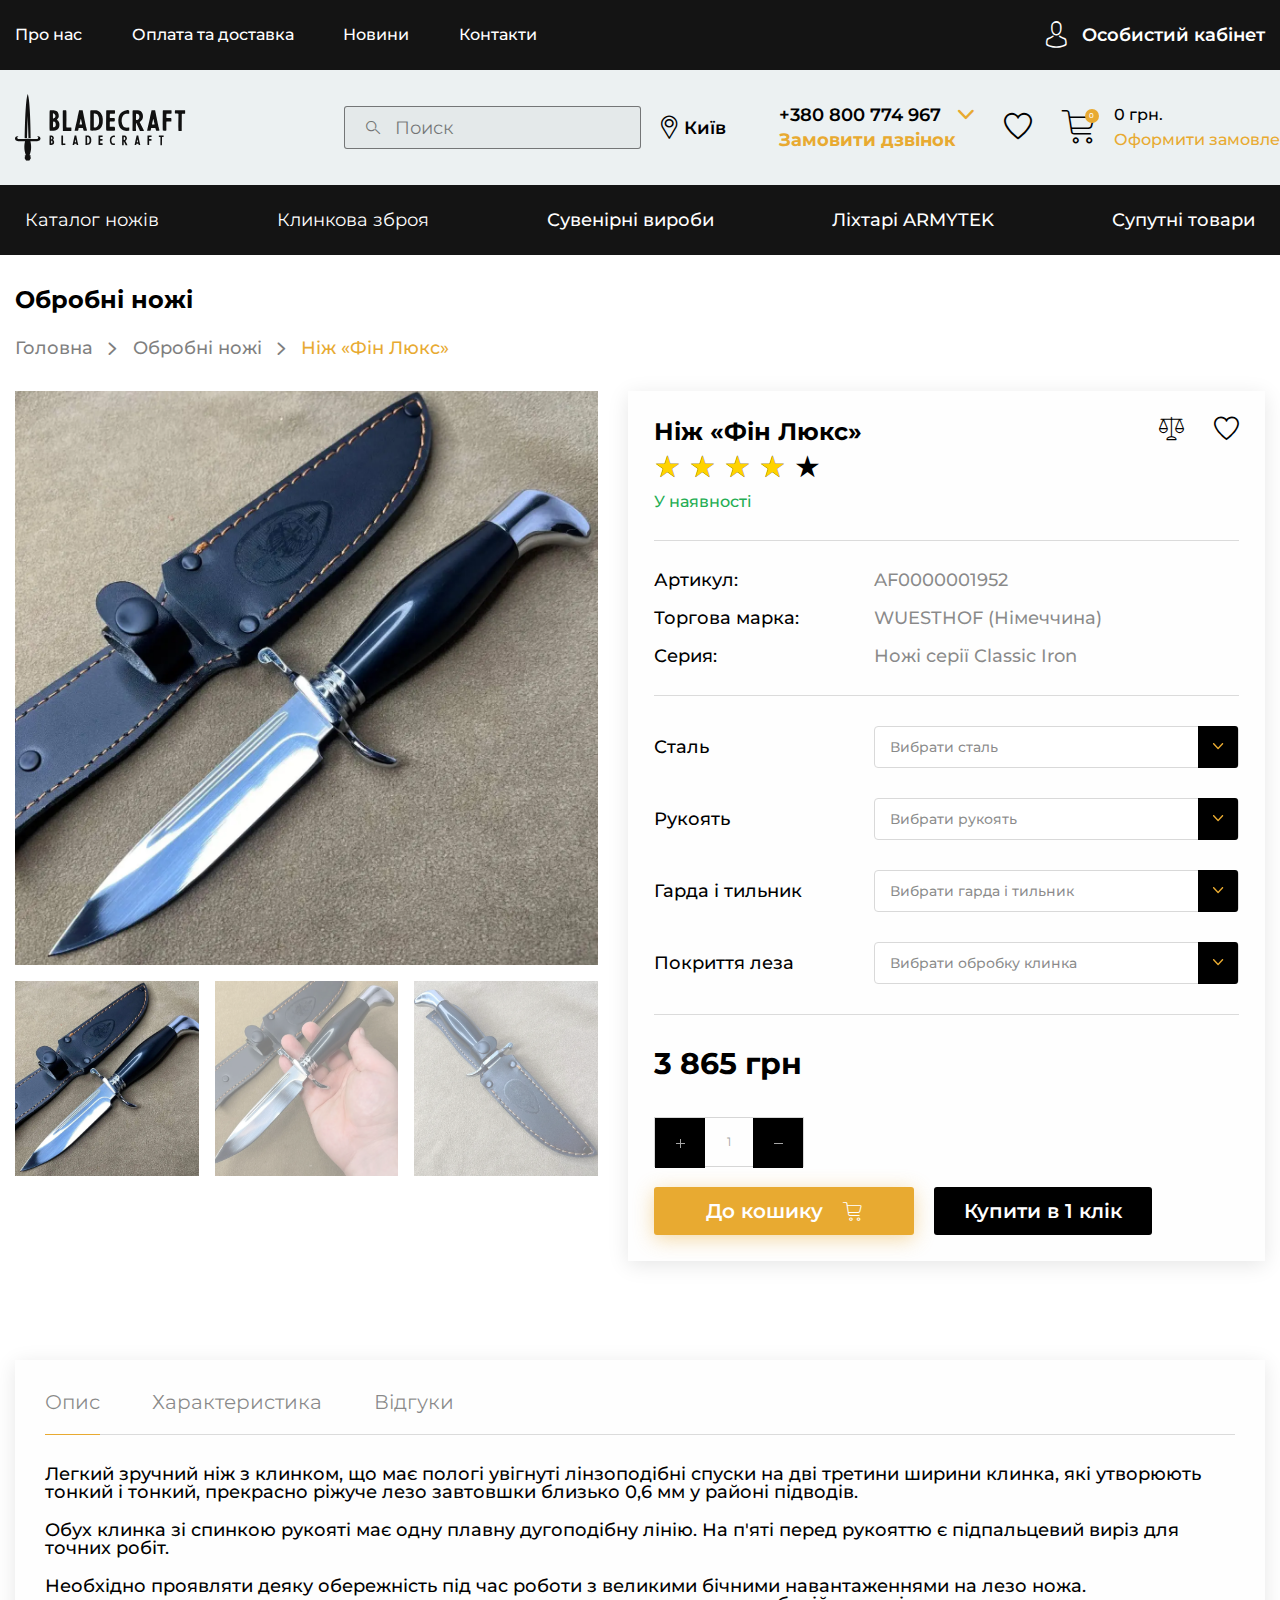
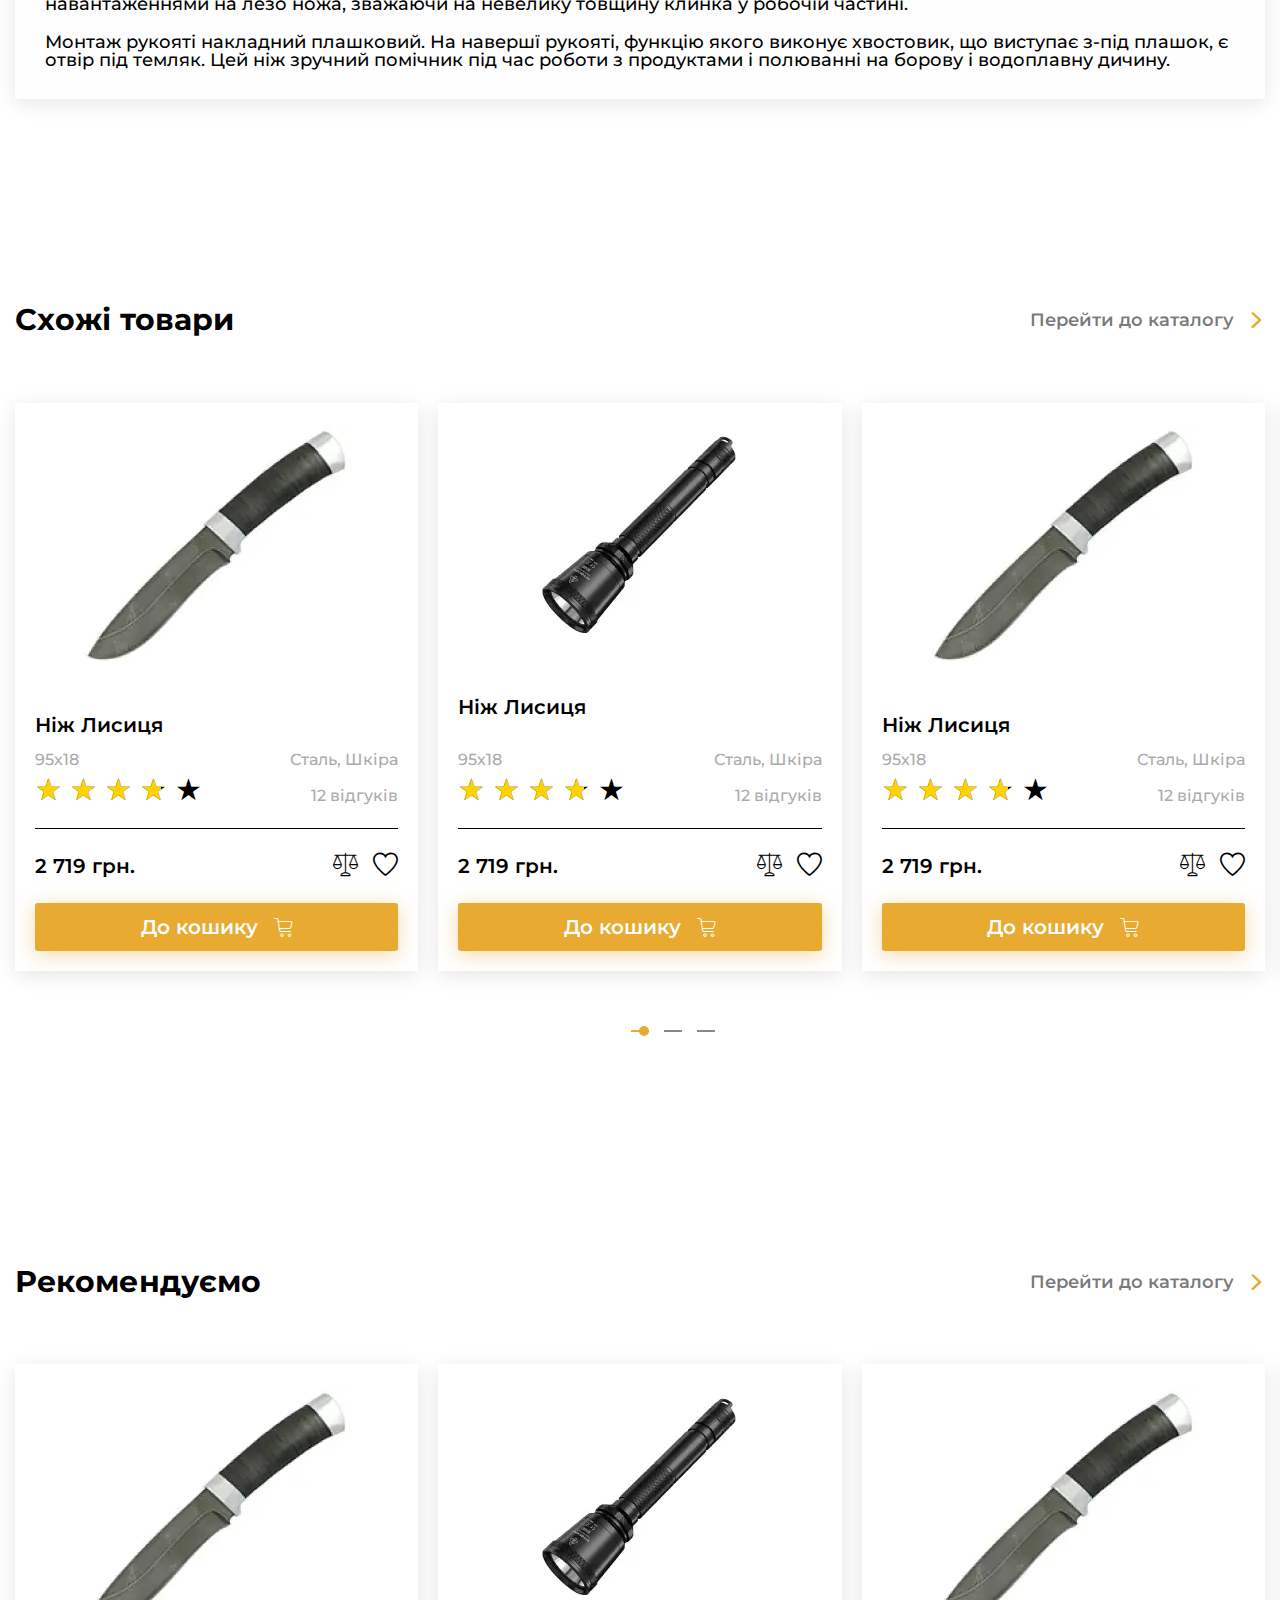
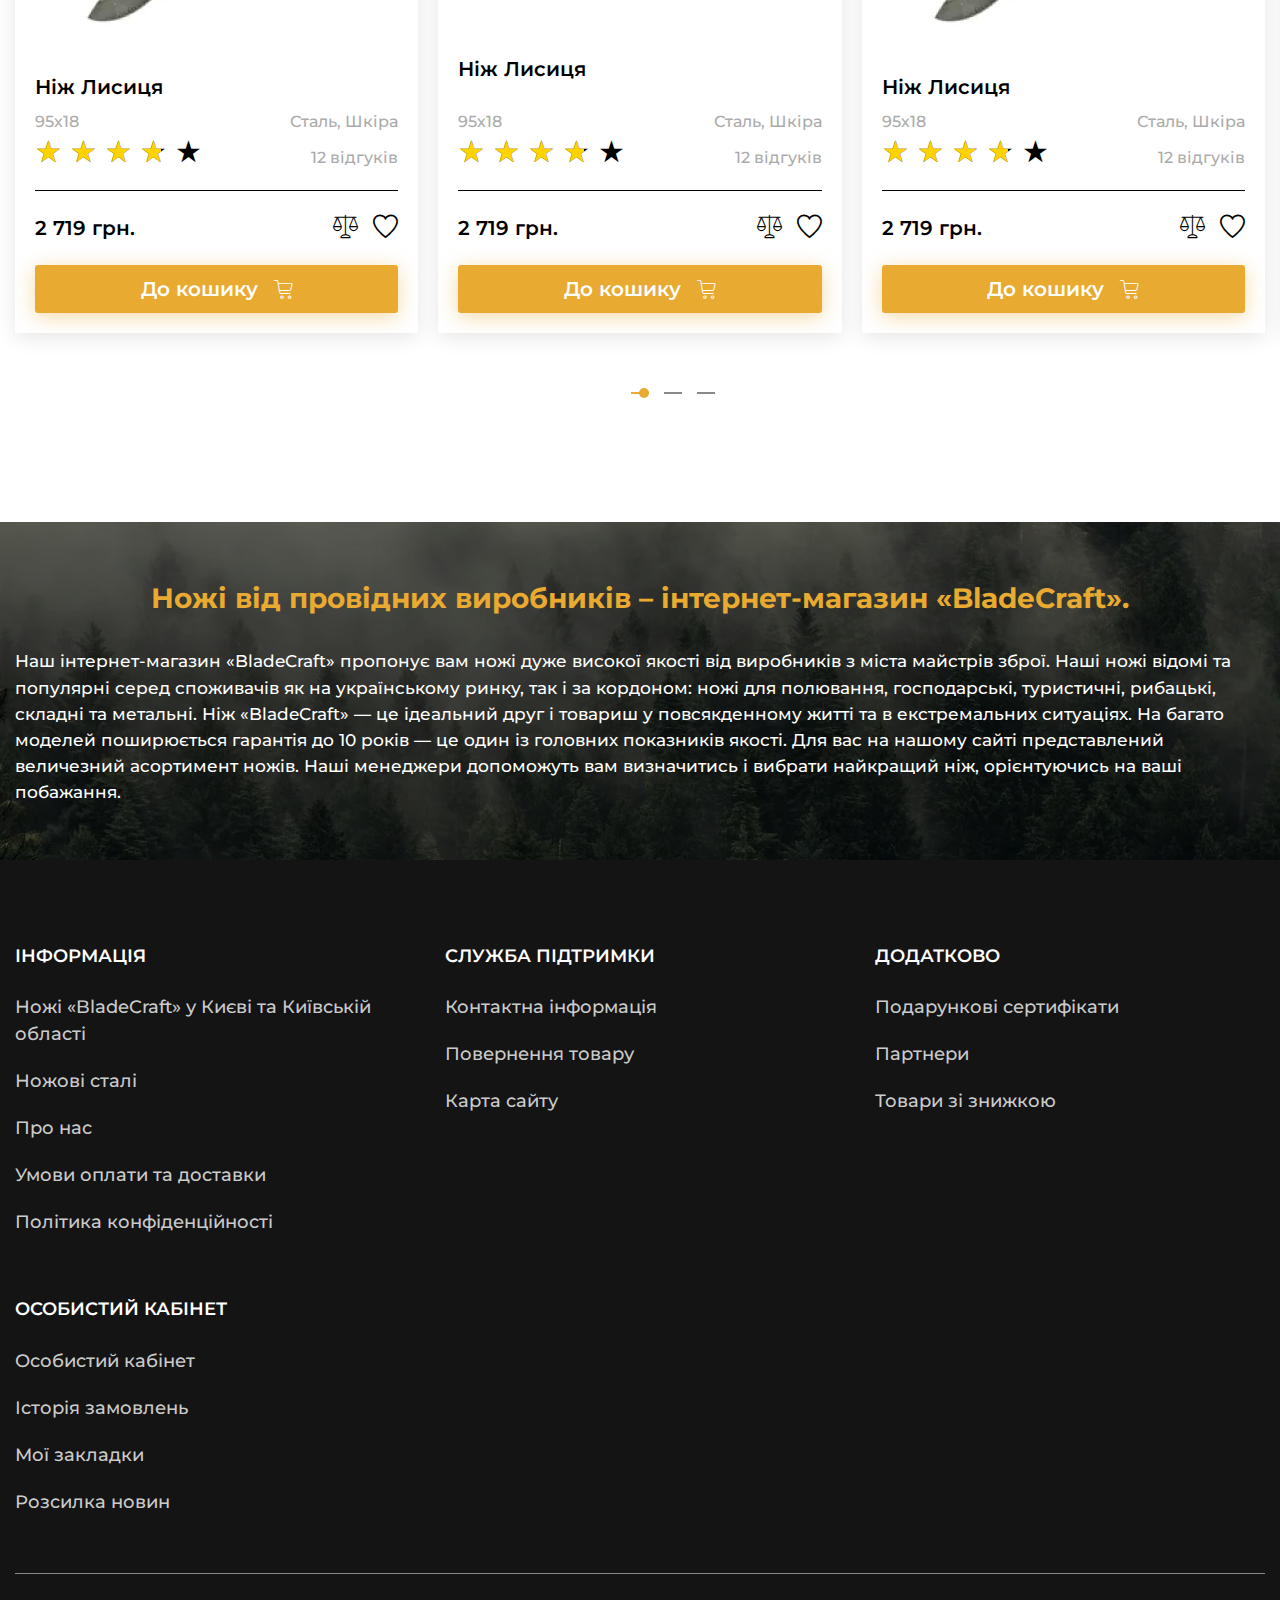
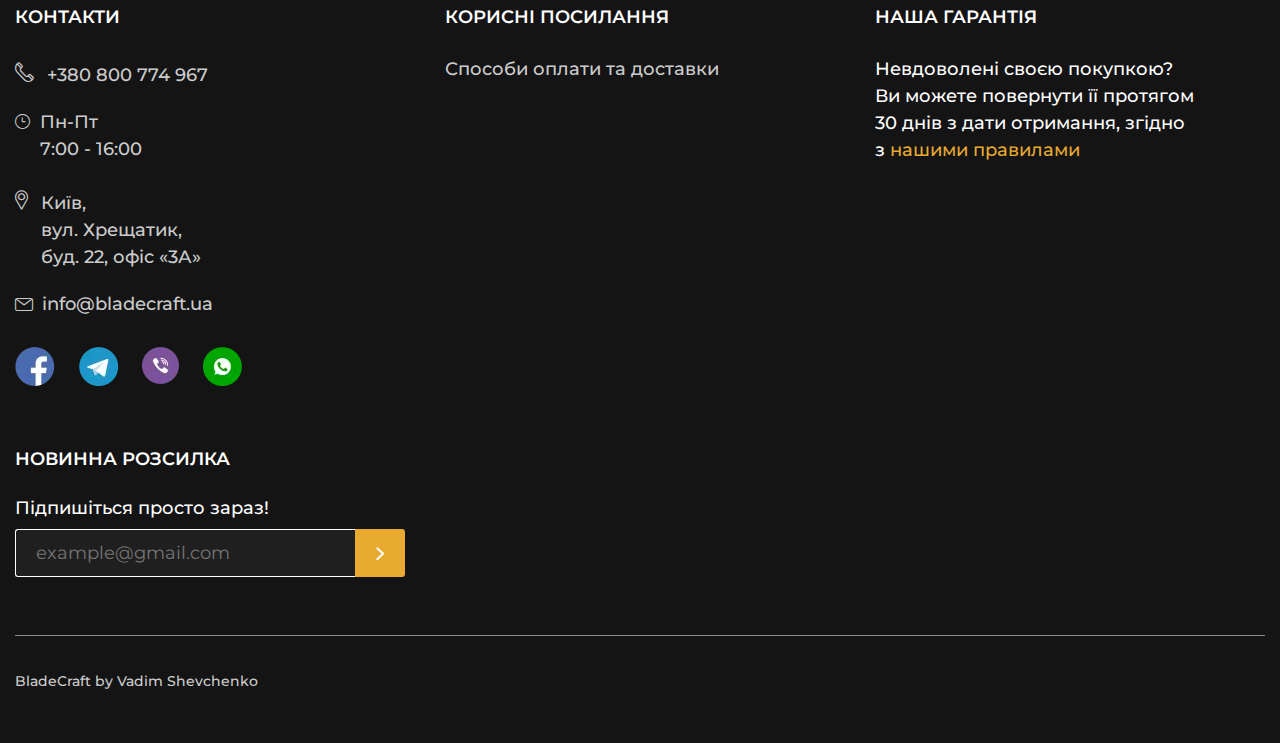
<file: product.html>
<!DOCTYPE html>
<html lang="ru">

<head>
	<title>Картка товару</title>
	<meta charset="UTF-8">
	<meta name="format-detection" content="telephone=no">
	<!-- <style>body{opacity: 0;}</style> -->
	<link rel="stylesheet" href="css/style.min.css?_v=20250405141637">
	<link rel="shortcut icon" href="favicon.ico">
	<!-- <meta name="robots" content="noindex, nofollow"> -->
	<meta name="viewport" content="width=device-width, initial-scale=1.0">
</head>

<body>
	<div class="wrapper">
		<header class="header">
			<div class="header__top top-header">
				<div class="top-header__container">
					<nav class="top-header__menu menu-top-header">
						<ul data-da=".menu__body,991.98" class="menu-top-header__list">
							<li class="menu-top-header__item menu-top-header__item_catalog"><a href="" class="menu-top-header__link menu-top-header__link_catalog _icon-arrow-bottom">Каталог товаров</a></li>
							<li class="menu-top-header__item"><a href="" class="menu-top-header__link">Про нас</a></li>
							<li class="menu-top-header__item"><a href="" class="menu-top-header__link">Оплата та доставка</a></li>
							<li class="menu-top-header__item"><a href="" class="menu-top-header__link">Новини</a></li>
							<li class="menu-top-header__item"><a href="" class="menu-top-header__link">Контакти</a></li>
						</ul>
					</nav>
					<a href="" class="top-header__user _icon-user"><span>Особистий кабінет</span></a>
					<nav hidden class="menu">
						<button type="button" class="menu__icon icon-menu"><span></span></button>
						<div class="menu__body">
						</div>
					</nav>
				</div>
			</div>
			<div class="header__body body-header">
				<div class="body-header__container">
					<a href="" class="body-header__logo">
						<img src="img/icons/logo.svg" alt="">
					</a>
					<div data-da=".catalog-header__container, 479.98" class="body-header__search">
						<form action="#" class="search-header">
							<button type="submit" class="search-header__button _icon-search"></button>
							<input autocomplete="off" type="text" name="form[]" data-error="Ошибка" placeholder="Поиск" class="search-header__input">
						</form>
					</div>
					<div class="body-header__actions actions-header">
						<a href="" class="actions-header__location _icon-location"><span>Київ</span></a>
						<div data-da=".top-header__container,991.98,first" class="actions-header__phones phones-header">
							<div data-spollers class="phones-header__items">
								<div class="phones-header__item">
									<a href="tel:+380800774967" class="phones-header__phone"><span>+380 800 774 967</span></a>
									<button type="button" data-spoller class="phones-header__arrow _icon-arrow-bottom"></button>
									<ul class="phones-header__list">
										<li><a href="tel:+380800774968" class="phones-header__phone">+380 800 774 968</a></li>
										<li><a href="tel:+380800774969" class="phones-header__phone">+380 800 774 969</a></li>
										<li><a href="tel:+380800774970" class="phones-header__phone">+380 800 774 970</a></li>
									</ul>
								</div>
							</div>
							<button type="button" data-popup="#callback" class="phones-header__callback">Замовити дзвінок</button>
						</div>
						<a href="" data-da=".top-header__container,991.98,2" class="actions-header__favorite _icon-favorite"></a>
						<a href="" data-da=".top-header__container,991.98,2" class="actions-header__cart cart-header">
							<div class="cart-header__icon _icon-cart"><span>0</span></div>
							<div class="cart-header__body">
								<div class="cart-header__summ">0 грн.</div>
								<div class="cart-header__link">Оформити замовлення</div>
							</div>
						</a>
					</div>
				</div>
			</div>
			<div class="header__catalog catalog-header">
				<div class="catalog-header__container">
					<nav class="catalog-header__menu menu-catalog">
						<button type="button" class="menu-catalog__back _icon-back">Назад</button>
						<ul class="menu-catalog__list">
							<li class="menu-catalog__item"><button data-parent="1" class="menu-catalog__link">Каталог ножів</button></li>
							<li class="menu-catalog__item"><button data-parent="2" class="menu-catalog__link">Клинкова зброя</button></li>
							<li class="menu-catalog__item"><a href="" class="menu-catalog__link">Сувенірні вироби</a></li>
							<li class="menu-catalog__item"><a href="" class="menu-catalog__link">Ліхтарі ARMYTEK</a></li>
							<li class="menu-catalog__item"><a href="" class="menu-catalog__link">Супутні товари</a></li>
						</ul>
						<div class="menu-catalog__sub-menu sub-menu-catalog">
							<button type="button" class="sub-menu-catalog__back _icon-back">Назад</button>
							<div class="sub-menu-catalog__container">
								<div hidden data-submenu="1" class="sub-menu-catalog__block">
									<div class="sub-menu-catalog__category">
										<a href="" class="sub-menu-catalog__link-category">Категорія ножів</a>
									</div>
									<div class="sub-menu-catalog__category">
										<a href="" class="sub-menu-catalog__link-category">Виробництво ножів</a>
									</div>
									<div class="sub-menu-catalog__category">
										<a href="" class="sub-menu-catalog__link-category">Ножі за марками сталі</a>
									</div>
									<div class="sub-menu-catalog__category">
										<a href="" class="sub-menu-catalog__link-category">Заточування та полірування ножів</a>
									</div>
									<div class="sub-menu-catalog__category">
										<a href="" class="sub-menu-catalog__link-category">Ножова майстерня</a>
									</div>
									<ul class="sub-menu-catalog__list">
										<li class="sub-menu-catalog__item"><a href="" class="sub-menu-catalog__link">Обробні ножі</a></li>
										<li class="sub-menu-catalog__item"><a href="" class="sub-menu-catalog__link">Туристичні ножі</a></li>
										<li class="sub-menu-catalog__item"><a href="" class="sub-menu-catalog__link">Ножі мисливські</a></li>
										<li class="sub-menu-catalog__item"><a href="" class="sub-menu-catalog__link">Булатні ножі</a></li>
										<li class="sub-menu-catalog__item"><a href="" class="sub-menu-catalog__link">Ножі з дамаска</a></li>
										<li class="sub-menu-catalog__item"><a href="" class="sub-menu-catalog__link">Тактичного призначення</a></li>
										<li class="sub-menu-catalog__item"><a href="" class="sub-menu-catalog__link">Метальні ножі</a></li>
										<li class="sub-menu-catalog__item"><a href="" class="sub-menu-catalog__link">Мачетес і Кукрі</a></li>
										<li class="sub-menu-catalog__item"><a href="" class="sub-menu-catalog__link">Ножі кухонні</a></li>
									</ul>
									<ul class="sub-menu-catalog__list">
										<li class="sub-menu-catalog__item"><a href="" class="sub-menu-catalog__link">Ножі АИР</a></li>
										<li class="sub-menu-catalog__item"><a href="" class="sub-menu-catalog__link">Ножі ЗИК</a></li>
										<li class="sub-menu-catalog__item"><a href="" class="sub-menu-catalog__link">Ножі АИР</a></li>
										<li class="sub-menu-catalog__item"><a href="" class="sub-menu-catalog__link">Ножі АИР</a></li>
										<li class="sub-menu-catalog__item"><a href="" class="sub-menu-catalog__link">Ножі Зброяр</a></li>
										<li class="sub-menu-catalog__item"><a href="" class="sub-menu-catalog__link">Булат Сергія Баранова</a></li>
										<li class="sub-menu-catalog__item"><a href="" class="sub-menu-catalog__link">Булат Андрея Умерова</a></li>
										<li class="sub-menu-catalog__item"><a href="" class="sub-menu-catalog__link">Ножі Златко</a></li>
										<li class="sub-menu-catalog__item"><a href="" class="sub-menu-catalog__link">Ножі Стиль-М</a></li>
										<li class="sub-menu-catalog__item"><a href="" class="sub-menu-catalog__link">Збройова компанія</a></li>
									</ul>
									<ul class="sub-menu-catalog__list">
										<li class="sub-menu-catalog__item"><a href="" class="sub-menu-catalog__link">Ножі зі сталі 40х102С2М</a></li>
										<li class="sub-menu-catalog__item"><a href="" class="sub-menu-catalog__link">Ножі зі сталі 95х18</a></li>
										<li class="sub-menu-catalog__item"><a href="" class="sub-menu-catalog__link">Ножі зі сталі 110х18м-ШД</a></li>
										<li class="sub-menu-catalog__item"><a href="" class="sub-menu-catalog__link">Ножі зі сталі ЕІ-107 ТЦ</a></li>
										<li class="sub-menu-catalog__item"><a href="" class="sub-menu-catalog__link">Ножі зі сталі 50х14МФ</a></li>
										<li class="sub-menu-catalog__item"><a href="" class="sub-menu-catalog__link">Ножі зі сталі AUS-8</a></li>
										<li class="sub-menu-catalog__item"><a href="" class="sub-menu-catalog__link">Ножі зі сталі K340</a></li>
										<li class="sub-menu-catalog__item"><a href="" class="sub-menu-catalog__link">Ножі зі сталі M390</a></li>
										<li class="sub-menu-catalog__item"><a href="" class="sub-menu-catalog__link">Ножі зі сталі ЕП-766</a></li>
									</ul>
									<ul class="sub-menu-catalog__list">
										<li class="sub-menu-catalog__item"><a href="" class="sub-menu-catalog__link">Паста ГОІ</a></li>
										<li class="sub-menu-catalog__item"><a href="" class="sub-menu-catalog__link">Алмазна паста</a></li>
										<li class="sub-menu-catalog__item"><a href="" class="sub-menu-catalog__link">Бруски та камені для заточування</a></li>
										<li class="sub-menu-catalog__item"><a href="" class="sub-menu-catalog__link">Системи заточування</a></li>
									</ul>
									<ul class="sub-menu-catalog__list">
										<li class="sub-menu-catalog__item"><a href="" class="sub-menu-catalog__link">Ножові клинки</a></li>
										<li class="sub-menu-catalog__item"><a href="" class="sub-menu-catalog__link">Заготовки для ножів</a></li>
										<li class="sub-menu-catalog__item"><a href="" class="sub-menu-catalog__link">Лиття для ножів</a></li>
										<li class="sub-menu-catalog__item"><a href="" class="sub-menu-catalog__link">Матеріали для рукояток</a></li>
										<li class="sub-menu-catalog__item"><a href="" class="sub-menu-catalog__link">Догляд за рукоятками ножів</a></li>
									</ul>

									<div class="sub-menu-catalog__footer">
										<a href="" class="sub-menu-catalog__all">Дивитися все</a>
									</div>
									<div class="sub-menu-catalog__footer">
										<a href="" class="sub-menu-catalog__all">Дивитися все</a>
									</div>
									<div class="sub-menu-catalog__footer">
										<a href="" class="sub-menu-catalog__all">Дивитися все</a>
									</div>
									<div class="sub-menu-catalog__footer">
										<a href="" class="sub-menu-catalog__all">Дивитися все</a>
									</div>
									<div class="sub-menu-catalog__footer">
										<a href="" class="sub-menu-catalog__all">Дивитися все</a>
									</div>
								</div>
								<div hidden data-submenu="2" class="sub-menu-catalog__block">
									<div class="sub-menu-catalog__category">
										<a href="" class="sub-menu-catalog__link-category">Категорія ножів</a>
									</div>
									<div class="sub-menu-catalog__category">
										<a href="" class="sub-menu-catalog__link-category">Виробництво ножів</a>
									</div>
									<div class="sub-menu-catalog__category">
										<a href="" class="sub-menu-catalog__link-category">Заточка та полірування ножів</a>
									</div>
									<ul class="sub-menu-catalog__list">
										<li class="sub-menu-catalog__item"><a href="" class="sub-menu-catalog__link">Обробні ножі</a></li>
										<li class="sub-menu-catalog__item"><a href="" class="sub-menu-catalog__link">Туристичні ножі</a></li>
										<li class="sub-menu-catalog__item"><a href="" class="sub-menu-catalog__link">Мисливські ножі</a></li>
										<li class="sub-menu-catalog__item"><a href="" class="sub-menu-catalog__link">Булатні ножі</a></li>
										<li class="sub-menu-catalog__item"><a href="" class="sub-menu-catalog__link">Ножі з дамаску</a></li>
										<li class="sub-menu-catalog__item"><a href="" class="sub-menu-catalog__link">Тактичного призначення</a></li>
										<li class="sub-menu-catalog__item"><a href="" class="sub-menu-catalog__link">Метальні ножі</a></li>
										<li class="sub-menu-catalog__item"><a href="" class="sub-menu-catalog__link">Мачете та кукрі</a></li>
										<li class="sub-menu-catalog__item"><a href="" class="sub-menu-catalog__link">Кухонні ножі</a></li>
									</ul>
									<ul class="sub-menu-catalog__list">
										<li class="sub-menu-catalog__item"><a href="" class="sub-menu-catalog__link">Ножі АІР</a></li>
										<li class="sub-menu-catalog__item"><a href="" class="sub-menu-catalog__link">Ножі ЗІК</a></li>
										<li class="sub-menu-catalog__item"><a href="" class="sub-menu-catalog__link">Ножі Зброяр</a></li>
										<li class="sub-menu-catalog__item"><a href="" class="sub-menu-catalog__link">Ножі Зброяр</a></li>
										<li class="sub-menu-catalog__item"><a href="" class="sub-menu-catalog__link">Ножі Зброяр</a></li>
										<li class="sub-menu-catalog__item"><a href="" class="sub-menu-catalog__link">Булат Сергія Баранова</a></li>
										<li class="sub-menu-catalog__item"><a href="" class="sub-menu-catalog__link">Булат Андрія Умерова</a></li>
										<li class="sub-menu-catalog__item"><a href="" class="sub-menu-catalog__link">Ножі Златко</a></li>
										<li class="sub-menu-catalog__item"><a href="" class="sub-menu-catalog__link">Ножі Стиль-М</a></li>
										<li class="sub-menu-catalog__item"><a href="" class="sub-menu-catalog__link">Зброярська компанія</a></li>
									</ul>
									<ul class="sub-menu-catalog__list">
										<li class="sub-menu-catalog__item"><a href="" class="sub-menu-catalog__link">Паста ГОІ</a></li>
										<li class="sub-menu-catalog__item"><a href="" class="sub-menu-catalog__link">Алмазна паста</a></li>
										<li class="sub-menu-catalog__item"><a href="" class="sub-menu-catalog__link">Бруски та камені для заточування</a></li>
										<li class="sub-menu-catalog__item"><a href="" class="sub-menu-catalog__link">Системи заточування</a></li>
									</ul>

									<div class="sub-menu-catalog__footer">
										<a href="" class="sub-menu-catalog__all">Дивитися все</a>
									</div>
									<div class="sub-menu-catalog__footer">
										<a href="" class="sub-menu-catalog__all">Дивитися все</a>
									</div>
									<div class="sub-menu-catalog__footer">
										<a href="" class="sub-menu-catalog__all">Дивитися все</a>
									</div>
								</div>
							</div>
						</div>
					</nav>
				</div>
			</div>
		</header>
		<main class="page page_inner">
			<div class="page__header">
				<div class="page__container">
					<h1 class="page__title title">Обробні ножі</h1>
					<nav class="page__breadcrumbs breadcrumbs">
						<ul class="breadcrumbs__list">
							<li class="breadcrumbs__item">
								<a href="" class="breadcrumbs__link">Головна</a>
							</li>
							<li class="breadcrumbs__item">
								<a href="" class="breadcrumbs__link">Обробні ножі</a>
							</li>
							<li class="breadcrumbs__item">
								<span class="breadcrumbs__current">Ніж «Фін Люкс»</span>
							</li>
						</ul>
					</nav>
				</div>
			</div>
			<div class="product">
				<div class="product__container">
					<div class="product__main main-product">
						<div class="main-product__images images-product">
							<div class="images-product__slider">
								<div class="images-product__swiper">
									<div class="images-product__slide-ibg">
										<img src="img/product/01.webp" alt="">
									</div>
									<div class="images-product__slide-ibg">
										<img src="img/product/02.webp" alt="">
									</div>
									<div class="images-product__slide-ibg">
										<img src="img/product/03.webp" alt="">
									</div>
								</div>
							</div>
							<div class="images-product__thumbs thumbs-images">
								<div class="thumbs-images__swiper">
									<div class="thumbs-images__slide-ibg">
										<img src="img/product/01.webp" alt="">
									</div>
									<div class="thumbs-images__slide-ibg">
										<img src="img/product/02.webp" alt="">
									</div>
									<div class="thumbs-images__slide-ibg">
										<img src="img/product/03.webp" alt="">
									</div>
								</div>
							</div>
						</div>
						<div class="main-product__body body-product">
							<div class="body-product__header header-product">
								<div class="header-product__line">
									<h1 class="header-product__title">Ніж «Фін Люкс»</h1>
									<a href="" class="header-product__link _icon-compare"></a>
									<a href="" class="header-product__link _icon-favorite"></a>
								</div>
								<div class="header-product__rating rating">
									<div class="rating__body">
										<div class="rating__active"></div>
										<div class="rating__items">
											<input type="radio" class="rating__item" value="1" name="rating">
											<input type="radio" class="rating__item" value="2" name="rating">
											<input type="radio" class="rating__item" value="3" name="rating">
											<input type="radio" class="rating__item" value="4" name="rating">
											<input type="radio" class="rating__item" value="5" name="rating">
										</div>
									</div>
									<div class="rating__value">4.0</div>
								</div>
								<div class="header-product__availability">У наявності</div>
							</div>
							<div class="body-product__table table-product">
								<div class="table-product__label">Артикул:</div>
								<div class="table-product__value">AF0000001952</div>
								<div class="table-product__label">Торгова марка:</div>
								<div class="table-product__value">WUESTHOF (Німеччина)</div>
								<div class="table-product__label">Серия:</div>
								<div class="table-product__value">Ножі серії Classic Iron</div>
							</div>
							<div class="body-product__options options-product">
								<div class="options-product__label">Сталь</div>
								<div class="options-product__value">
									<select name="form[]" class="form">
										<option value="" disabled selected hidden>Вибрати сталь</option>
										<option value="1">Пункт №1</option>
										<option value="2">Пункт №2</option>
										<option value="3">Пункт №3</option>
										<option value="4">Пункт №4</option>
									</select>
								</div>
							</div>
							<div class="body-product__options options-product">
								<div class="options-product__label">Рукоять</div>
								<div class="options-product__value">
									<select name="form[]" class="form">
										<option value="" disabled selected hidden>Вибрати рукоять</option>
										<option value="1">Пункт №1</option>
										<option value="2">Пункт №2</option>
										<option value="3">Пункт №3</option>
										<option value="4">Пункт №4</option>
									</select>
								</div>
							</div>
							<div class="body-product__options options-product">
								<div class="options-product__label">Гарда і тильник</div>
								<div class="options-product__value">
									<select name="form[]" class="form">
										<option value="" disabled selected hidden>Вибрати гарда і тильник</option>
										<option value="1">Пункт №1</option>
										<option value="2">Пункт №2</option>
										<option value="3">Пункт №3</option>
										<option value="4">Пункт №4</option>
									</select>
								</div>
							</div>
							<div class="body-product__options options-product">
								<div class="options-product__label">Покриття леза</div>
								<div class="options-product__value">
									<select name="form[]" class="form">
										<option value="" disabled selected hidden>Вибрати обробку клинка</option>
										<option value="1">Пункт №1</option>
										<option value="2">Пункт №2</option>
										<option value="3">Пункт №3</option>
										<option value="4">Пункт №4</option>
									</select>
								</div>
							</div>
							<div class="body-product__actions actions-product">
								<div class="actions-product__price">3 865 грн</div>
								<div class="actions-product__row">
									<div class="actions-product__quantity quantity">
										<button type="button" class="quantity__button quantity__button_plus"></button>
										<div class="quantity__input">
											<input autocomplete="off" type="text" name="form[]" value="1">
										</div>
										<button type="button" class="quantity__button quantity__button_minus"></button>
									</div>
									<div class="actions-product__buttons">
										<a href="#" class="actions-product__cart button"><span class="_icon-cart">До
												кошику</span></a>
										<a href="#" class="actions-product__button button button button_black">Купити в 1
											клік</a>
									</div>
								</div>
							</div>
						</div>
					</div>
					<div data-tabs="992" class="product__info product-info">
						<nav data-tabs-titles class="product-info__navigation">
							<button type="submit" class="product-info__title _tab-active">Опис</button>
							<button type="submit" class="product-info__title">Характеристика</button>
							<button type="submit" class="product-info__title">Відгуки</button>
						</nav>
						<div data-tabs-body class="product-info__content">
							<div class="product-info__body">
								<p>Легкий зручний ніж з клинком, що має пологі увігнуті лінзоподібні спуски на дві
									третини ширини клинка, які утворюють тонкий і тонкий,
									прекрасно ріжуче лезо завтовшки близько 0,6 мм у районі підводів.</p>
								<p>
									Обух клинка зі спинкою рукояті має одну плавну дугоподібну лінію. На п'яті перед
									рукояттю є підпальцевий виріз для точних робіт.</p>
								<p>
									Необхідно проявляти деяку обережність під час роботи з великими бічними навантаженнями на лезо ножа.
									навантаженнями на лезо ножа, зважаючи на невелику товщину клинка
									у робочій частині.
								</p>
								<p>
									Монтаж рукояті накладний плашковий. На навершї рукояті, функцію якого виконує
									хвостовик, що виступає з-під плашок,
									є отвір під темляк. Цей ніж зручний помічник під час роботи з продуктами і
									полюванні на борову і водоплавну дичину.
								</p>
							</div>
							<div class="product-info__body">
								<div class="product-info__body-items">
									<div class="product-info__body-item">
										<div class="product-info__item-title">Технічні характеристики</div>
										<ul class="product-info__body-list">
											<li>
												<span>Загальна довжина, мм:</span><span>227</span>
											</li>
											<li>
												<span>Довжина леза, мм:</span><span>112</span>
											</li>
											<li>
												<span>Ширина леза, мм:</span><span>24</span>
											</li>
											<li>
												<span>Товщина підошви, мм:</span><span>2.9</span>
											</li>
										</ul>
									</div>
									<div class="product-info__body-item">
										<div class="product-info__item-title">Використані матеріали</div>
										<ul class="product-info__body-list">
											<li>
												<span>Сталь:</span><span>95Х18</span>
											</li>
											<li>
												<span>Рукоять:</span><span>227</span>
											</li>
										</ul>
									</div>
									<div class="product-info__body-item">
										<div class="product-info__item-title">Технічні характеристики</div>
										<ul class="product-info__body-list">
											<li>
												<span>Виробництво:</span><span>227</span>
											</li>

										</ul>
									</div>
								</div>
							</div>
							<div class="product-info__body">
								<div class="product-info__body-reviews">
									<p>У цього товару немає відгуків. Станьте першим, хто залишив відгук про цей товар!</p>
									<a href="#" class="actions-product__button button button button_black">Написати відгук</a>
								</div>
							</div>
						</div>
					</div>
				</div>
			</div>
			<section class="page__sale-products sale-products">
				<section class="products-slider">
					<div class="products-slider__container">
						<div class="products-slider__header">
							<h2 class="products-slider__title">Схожі товари</h2>
							<a href="" class="products-slider__more">Перейти до каталогу</a>
						</div>
						<div class="products-slider__slider">
							<div class="products-slider__swiper">
								<div class="products-slider__slide">
									<article class="product-card">
										<a href="" class="product-card__image">
											<span class="product-card__item-image-ibg product-card__item-image-ibg_contain">
												<img src="img/product-card/image.webp" alt="Картинка">
											</span>
										</a>
										<div class="product-card__body">
											<h4 class="product-card__title">
												<a href="" class="product-card__link-title">Ніж Лисиця</a>
											</h4>
											<div class="product-card__info info-product-card">
												<div class="info-product-card__size">95х18</div>
												<div class="info-product-card__materials">Сталь, Шкіра</div>
											</div>
											<div class="product-card__rating rating rating_set">
												<div class="rating__body">
													<div class="rating__active"></div>
													<div class="rating__items">
														<input type="radio" class="rating__item" value="1" name="rating">
														<input type="radio" class="rating__item" value="2" name="rating">
														<input type="radio" class="rating__item" value="3" name="rating">
														<input type="radio" class="rating__item" value="4" name="rating">
														<input type="radio" class="rating__item" value="5" name="rating">
													</div>
												</div>
												<div class="rating__value">3.6</div>
												<div class="rating__info">12 відгуків</div>
											</div>
											<div class="product-card__footer">
												<div class="product-card__price">2 719 грн.</div>
												<a href="" class="product-card__compare _icon-compare"></a>
												<a href="" class="product-card__favorite _icon-favorite"></a>
											</div>
											<button type="button" class="product-card__cart button"><span class="_icon-cart">До кошику</span></button>
										</div>
									</article>
								</div>
								<div class="products-slider__slide">
									<article class="product-card">
										<a href="" class="product-card__image">
											<span class="product-card__item-image-ibg product-card__item-image-ibg_contain">
												<img src="img/product-card/image-02.webp" alt="Картинка">
											</span>
										</a>
										<div class="product-card__body">
											<h4 class="product-card__title">
												<a href="" class="product-card__link-title">Ніж Лисиця</a>
											</h4>
											<div class="product-card__info info-product-card">
												<div class="info-product-card__size">95х18</div>
												<div class="info-product-card__materials">Сталь, Шкіра</div>
											</div>
											<div class="product-card__rating rating rating_set">
												<div class="rating__body">
													<div class="rating__active"></div>
													<div class="rating__items">
														<input type="radio" class="rating__item" value="1" name="rating">
														<input type="radio" class="rating__item" value="2" name="rating">
														<input type="radio" class="rating__item" value="3" name="rating">
														<input type="radio" class="rating__item" value="4" name="rating">
														<input type="radio" class="rating__item" value="5" name="rating">
													</div>
												</div>
												<div class="rating__value">3.6</div>
												<div class="rating__info">12 відгуків</div>
											</div>
											<div class="product-card__footer">
												<div class="product-card__price">2 719 грн.</div>
												<a href="" class="product-card__compare _icon-compare"></a>
												<a href="" class="product-card__favorite _icon-favorite"></a>
											</div>
											<button type="button" class="product-card__cart button"><span class="_icon-cart">До кошику</span></button>
										</div>
									</article>
								</div>
								<div class="products-slider__slide">
									<article class="product-card">
										<a href="" class="product-card__image">
											<span class="product-card__item-image-ibg product-card__item-image-ibg_contain">
												<img src="img/product-card/image.webp" alt="Картинка">
											</span>
										</a>
										<div class="product-card__body">
											<h4 class="product-card__title">
												<a href="" class="product-card__link-title">Ніж Лисиця</a>
											</h4>
											<div class="product-card__info info-product-card">
												<div class="info-product-card__size">95х18</div>
												<div class="info-product-card__materials">Сталь, Шкіра</div>
											</div>
											<div class="product-card__rating rating rating_set">
												<div class="rating__body">
													<div class="rating__active"></div>
													<div class="rating__items">
														<input type="radio" class="rating__item" value="1" name="rating">
														<input type="radio" class="rating__item" value="2" name="rating">
														<input type="radio" class="rating__item" value="3" name="rating">
														<input type="radio" class="rating__item" value="4" name="rating">
														<input type="radio" class="rating__item" value="5" name="rating">
													</div>
												</div>
												<div class="rating__value">3.6</div>
												<div class="rating__info">12 відгуків</div>
											</div>
											<div class="product-card__footer">
												<div class="product-card__price">2 719 грн.</div>
												<a href="" class="product-card__compare _icon-compare"></a>
												<a href="" class="product-card__favorite _icon-favorite"></a>
											</div>
											<button type="button" class="product-card__cart button"><span class="_icon-cart">До кошику</span></button>
										</div>
									</article>
								</div>
								<div class="products-slider__slide">
									<article class="product-card">
										<a href="" class="product-card__image">
											<span class="product-card__item-image-ibg product-card__item-image-ibg_contain">
												<img src="img/product-card/image-02.webp" alt="Картинка">
											</span>
										</a>
										<div class="product-card__body">
											<h4 class="product-card__title">
												<a href="" class="product-card__link-title">Ніж Лисиця</a>
											</h4>
											<div class="product-card__info info-product-card">
												<div class="info-product-card__size">95х18</div>
												<div class="info-product-card__materials">Сталь, Шкіра</div>
											</div>
											<div class="product-card__rating rating rating_set">
												<div class="rating__body">
													<div class="rating__active"></div>
													<div class="rating__items">
														<input type="radio" class="rating__item" value="1" name="rating">
														<input type="radio" class="rating__item" value="2" name="rating">
														<input type="radio" class="rating__item" value="3" name="rating">
														<input type="radio" class="rating__item" value="4" name="rating">
														<input type="radio" class="rating__item" value="5" name="rating">
													</div>
												</div>
												<div class="rating__value">3.6</div>
												<div class="rating__info">12 відгуків</div>
											</div>
											<div class="product-card__footer">
												<div class="product-card__price">2 719 грн.</div>
												<a href="" class="product-card__compare _icon-compare"></a>
												<a href="" class="product-card__favorite _icon-favorite"></a>
											</div>
											<button type="button" class="product-card__cart button"><span class="_icon-cart">До кошику</span></button>
										</div>
									</article>
								</div>
								<div class="products-slider__slide">
									<article class="product-card">
										<a href="" class="product-card__image">
											<span class="product-card__item-image-ibg product-card__item-image-ibg_contain">
												<img src="img/product-card/image.webp" alt="Картинка">
											</span>
										</a>
										<div class="product-card__body">
											<h4 class="product-card__title">
												<a href="" class="product-card__link-title">Ніж Лисиця</a>
											</h4>
											<div class="product-card__info info-product-card">
												<div class="info-product-card__size">95х18</div>
												<div class="info-product-card__materials">Сталь, Шкіра</div>
											</div>
											<div class="product-card__rating rating rating_set">
												<div class="rating__body">
													<div class="rating__active"></div>
													<div class="rating__items">
														<input type="radio" class="rating__item" value="1" name="rating">
														<input type="radio" class="rating__item" value="2" name="rating">
														<input type="radio" class="rating__item" value="3" name="rating">
														<input type="radio" class="rating__item" value="4" name="rating">
														<input type="radio" class="rating__item" value="5" name="rating">
													</div>
												</div>
												<div class="rating__value">3.6</div>
												<div class="rating__info">12 відгуків</div>
											</div>
											<div class="product-card__footer">
												<div class="product-card__price">2 719 грн.</div>
												<a href="" class="product-card__compare _icon-compare"></a>
												<a href="" class="product-card__favorite _icon-favorite"></a>
											</div>
											<button type="button" class="product-card__cart button"><span class="_icon-cart">До кошику</span></button>
										</div>
									</article>
								</div>
								<div class="products-slider__slide">
									<article class="product-card">
										<a href="" class="product-card__image">
											<span class="product-card__item-image-ibg product-card__item-image-ibg_contain">
												<img src="img/product-card/image.webp" alt="Картинка">
											</span>
										</a>
										<div class="product-card__body">
											<h4 class="product-card__title">
												<a href="" class="product-card__link-title">Ніж Лисиця</a>
											</h4>
											<div class="product-card__info info-product-card">
												<div class="info-product-card__size">95х18</div>
												<div class="info-product-card__materials">Сталь, Шкіра</div>
											</div>
											<div class="product-card__rating rating rating_set">
												<div class="rating__body">
													<div class="rating__active"></div>
													<div class="rating__items">
														<input type="radio" class="rating__item" value="1" name="rating">
														<input type="radio" class="rating__item" value="2" name="rating">
														<input type="radio" class="rating__item" value="3" name="rating">
														<input type="radio" class="rating__item" value="4" name="rating">
														<input type="radio" class="rating__item" value="5" name="rating">
													</div>
												</div>
												<div class="rating__value">3.6</div>
												<div class="rating__info">12 відгуків</div>
											</div>
											<div class="product-card__footer">
												<div class="product-card__price">2 719 грн.</div>
												<a href="" class="product-card__compare _icon-compare"></a>
												<a href="" class="product-card__favorite _icon-favorite"></a>
											</div>
											<button type="button" class="product-card__cart button"><span class="_icon-cart">До кошику</span></button>
										</div>
									</article>
								</div>
								<div class="products-slider__slide">
									<article class="product-card">
										<a href="" class="product-card__image">
											<span class="product-card__item-image-ibg product-card__item-image-ibg_contain">
												<img src="img/product-card/image.webp" alt="Картинка">
											</span>
										</a>
										<div class="product-card__body">
											<h4 class="product-card__title">
												<a href="" class="product-card__link-title">Ніж Лисиця</a>
											</h4>
											<div class="product-card__info info-product-card">
												<div class="info-product-card__size">95х18</div>
												<div class="info-product-card__materials">Сталь, Шкіра</div>
											</div>
											<div class="product-card__rating rating rating_set">
												<div class="rating__body">
													<div class="rating__active"></div>
													<div class="rating__items">
														<input type="radio" class="rating__item" value="1" name="rating">
														<input type="radio" class="rating__item" value="2" name="rating">
														<input type="radio" class="rating__item" value="3" name="rating">
														<input type="radio" class="rating__item" value="4" name="rating">
														<input type="radio" class="rating__item" value="5" name="rating">
													</div>
												</div>
												<div class="rating__value">3.6</div>
												<div class="rating__info">12 відгуків</div>
											</div>
											<div class="product-card__footer">
												<div class="product-card__price">2 719 грн.</div>
												<a href="" class="product-card__compare _icon-compare"></a>
												<a href="" class="product-card__favorite _icon-favorite"></a>
											</div>
											<button type="button" class="product-card__cart button"><span class="_icon-cart">До кошику</span></button>
										</div>
									</article>
								</div>

							</div>
							<div class="products-slider__dotts dotts"></div>
						</div>
					</div>
				</section>
			</section>
			<section class="page__sale-products sale-products">
				<section class="products-slider">
					<div class="products-slider__container">
						<div class="products-slider__header">
							<h2 class="products-slider__title">Рекомендуємо</h2>
							<a href="" class="products-slider__more">Перейти до каталогу</a>
						</div>
						<div class="products-slider__slider">
							<div class="products-slider__swiper">
								<div class="products-slider__slide">
									<article class="product-card">
										<a href="" class="product-card__image">
											<span class="product-card__item-image-ibg product-card__item-image-ibg_contain">
												<img src="img/product-card/image.webp" alt="Картинка">
											</span>
										</a>
										<div class="product-card__body">
											<h4 class="product-card__title">
												<a href="" class="product-card__link-title">Ніж Лисиця</a>
											</h4>
											<div class="product-card__info info-product-card">
												<div class="info-product-card__size">95х18</div>
												<div class="info-product-card__materials">Сталь, Шкіра</div>
											</div>
											<div class="product-card__rating rating rating_set">
												<div class="rating__body">
													<div class="rating__active"></div>
													<div class="rating__items">
														<input type="radio" class="rating__item" value="1" name="rating">
														<input type="radio" class="rating__item" value="2" name="rating">
														<input type="radio" class="rating__item" value="3" name="rating">
														<input type="radio" class="rating__item" value="4" name="rating">
														<input type="radio" class="rating__item" value="5" name="rating">
													</div>
												</div>
												<div class="rating__value">3.6</div>
												<div class="rating__info">12 відгуків</div>
											</div>
											<div class="product-card__footer">
												<div class="product-card__price">2 719 грн.</div>
												<a href="" class="product-card__compare _icon-compare"></a>
												<a href="" class="product-card__favorite _icon-favorite"></a>
											</div>
											<button type="button" class="product-card__cart button"><span class="_icon-cart">До кошику</span></button>
										</div>
									</article>
								</div>
								<div class="products-slider__slide">
									<article class="product-card">
										<a href="" class="product-card__image">
											<span class="product-card__item-image-ibg product-card__item-image-ibg_contain">
												<img src="img/product-card/image-02.webp" alt="Картинка">
											</span>
										</a>
										<div class="product-card__body">
											<h4 class="product-card__title">
												<a href="" class="product-card__link-title">Ніж Лисиця</a>
											</h4>
											<div class="product-card__info info-product-card">
												<div class="info-product-card__size">95х18</div>
												<div class="info-product-card__materials">Сталь, Шкіра</div>
											</div>
											<div class="product-card__rating rating rating_set">
												<div class="rating__body">
													<div class="rating__active"></div>
													<div class="rating__items">
														<input type="radio" class="rating__item" value="1" name="rating">
														<input type="radio" class="rating__item" value="2" name="rating">
														<input type="radio" class="rating__item" value="3" name="rating">
														<input type="radio" class="rating__item" value="4" name="rating">
														<input type="radio" class="rating__item" value="5" name="rating">
													</div>
												</div>
												<div class="rating__value">3.6</div>
												<div class="rating__info">12 відгуків</div>
											</div>
											<div class="product-card__footer">
												<div class="product-card__price">2 719 грн.</div>
												<a href="" class="product-card__compare _icon-compare"></a>
												<a href="" class="product-card__favorite _icon-favorite"></a>
											</div>
											<button type="button" class="product-card__cart button"><span class="_icon-cart">До кошику</span></button>
										</div>
									</article>
								</div>
								<div class="products-slider__slide">
									<article class="product-card">
										<a href="" class="product-card__image">
											<span class="product-card__item-image-ibg product-card__item-image-ibg_contain">
												<img src="img/product-card/image.webp" alt="Картинка">
											</span>
										</a>
										<div class="product-card__body">
											<h4 class="product-card__title">
												<a href="" class="product-card__link-title">Ніж Лисиця</a>
											</h4>
											<div class="product-card__info info-product-card">
												<div class="info-product-card__size">95х18</div>
												<div class="info-product-card__materials">Сталь, Шкіра</div>
											</div>
											<div class="product-card__rating rating rating_set">
												<div class="rating__body">
													<div class="rating__active"></div>
													<div class="rating__items">
														<input type="radio" class="rating__item" value="1" name="rating">
														<input type="radio" class="rating__item" value="2" name="rating">
														<input type="radio" class="rating__item" value="3" name="rating">
														<input type="radio" class="rating__item" value="4" name="rating">
														<input type="radio" class="rating__item" value="5" name="rating">
													</div>
												</div>
												<div class="rating__value">3.6</div>
												<div class="rating__info">12 відгуків</div>
											</div>
											<div class="product-card__footer">
												<div class="product-card__price">2 719 грн.</div>
												<a href="" class="product-card__compare _icon-compare"></a>
												<a href="" class="product-card__favorite _icon-favorite"></a>
											</div>
											<button type="button" class="product-card__cart button"><span class="_icon-cart">До кошику</span></button>
										</div>
									</article>
								</div>
								<div class="products-slider__slide">
									<article class="product-card">
										<a href="" class="product-card__image">
											<span class="product-card__item-image-ibg product-card__item-image-ibg_contain">
												<img src="img/product-card/image-02.webp" alt="Картинка">
											</span>
										</a>
										<div class="product-card__body">
											<h4 class="product-card__title">
												<a href="" class="product-card__link-title">Ніж Лисиця</a>
											</h4>
											<div class="product-card__info info-product-card">
												<div class="info-product-card__size">95х18</div>
												<div class="info-product-card__materials">Сталь, Шкіра</div>
											</div>
											<div class="product-card__rating rating rating_set">
												<div class="rating__body">
													<div class="rating__active"></div>
													<div class="rating__items">
														<input type="radio" class="rating__item" value="1" name="rating">
														<input type="radio" class="rating__item" value="2" name="rating">
														<input type="radio" class="rating__item" value="3" name="rating">
														<input type="radio" class="rating__item" value="4" name="rating">
														<input type="radio" class="rating__item" value="5" name="rating">
													</div>
												</div>
												<div class="rating__value">3.6</div>
												<div class="rating__info">12 відгуків</div>
											</div>
											<div class="product-card__footer">
												<div class="product-card__price">2 719 грн.</div>
												<a href="" class="product-card__compare _icon-compare"></a>
												<a href="" class="product-card__favorite _icon-favorite"></a>
											</div>
											<button type="button" class="product-card__cart button"><span class="_icon-cart">До кошику</span></button>
										</div>
									</article>
								</div>
								<div class="products-slider__slide">
									<article class="product-card">
										<a href="" class="product-card__image">
											<span class="product-card__item-image-ibg product-card__item-image-ibg_contain">
												<img src="img/product-card/image.webp" alt="Картинка">
											</span>
										</a>
										<div class="product-card__body">
											<h4 class="product-card__title">
												<a href="" class="product-card__link-title">Ніж Лисиця</a>
											</h4>
											<div class="product-card__info info-product-card">
												<div class="info-product-card__size">95х18</div>
												<div class="info-product-card__materials">Сталь, Шкіра</div>
											</div>
											<div class="product-card__rating rating rating_set">
												<div class="rating__body">
													<div class="rating__active"></div>
													<div class="rating__items">
														<input type="radio" class="rating__item" value="1" name="rating">
														<input type="radio" class="rating__item" value="2" name="rating">
														<input type="radio" class="rating__item" value="3" name="rating">
														<input type="radio" class="rating__item" value="4" name="rating">
														<input type="radio" class="rating__item" value="5" name="rating">
													</div>
												</div>
												<div class="rating__value">3.6</div>
												<div class="rating__info">12 відгуків</div>
											</div>
											<div class="product-card__footer">
												<div class="product-card__price">2 719 грн.</div>
												<a href="" class="product-card__compare _icon-compare"></a>
												<a href="" class="product-card__favorite _icon-favorite"></a>
											</div>
											<button type="button" class="product-card__cart button"><span class="_icon-cart">До кошику</span></button>
										</div>
									</article>
								</div>
								<div class="products-slider__slide">
									<article class="product-card">
										<a href="" class="product-card__image">
											<span class="product-card__item-image-ibg product-card__item-image-ibg_contain">
												<img src="img/product-card/image.webp" alt="Картинка">
											</span>
										</a>
										<div class="product-card__body">
											<h4 class="product-card__title">
												<a href="" class="product-card__link-title">Ніж Лисиця</a>
											</h4>
											<div class="product-card__info info-product-card">
												<div class="info-product-card__size">95х18</div>
												<div class="info-product-card__materials">Сталь, Шкіра</div>
											</div>
											<div class="product-card__rating rating rating_set">
												<div class="rating__body">
													<div class="rating__active"></div>
													<div class="rating__items">
														<input type="radio" class="rating__item" value="1" name="rating">
														<input type="radio" class="rating__item" value="2" name="rating">
														<input type="radio" class="rating__item" value="3" name="rating">
														<input type="radio" class="rating__item" value="4" name="rating">
														<input type="radio" class="rating__item" value="5" name="rating">
													</div>
												</div>
												<div class="rating__value">3.6</div>
												<div class="rating__info">12 відгуків</div>
											</div>
											<div class="product-card__footer">
												<div class="product-card__price">2 719 грн.</div>
												<a href="" class="product-card__compare _icon-compare"></a>
												<a href="" class="product-card__favorite _icon-favorite"></a>
											</div>
											<button type="button" class="product-card__cart button"><span class="_icon-cart">До кошику</span></button>
										</div>
									</article>
								</div>
								<div class="products-slider__slide">
									<article class="product-card">
										<a href="" class="product-card__image">
											<span class="product-card__item-image-ibg product-card__item-image-ibg_contain">
												<img src="img/product-card/image.webp" alt="Картинка">
											</span>
										</a>
										<div class="product-card__body">
											<h4 class="product-card__title">
												<a href="" class="product-card__link-title">Ніж Лисиця</a>
											</h4>
											<div class="product-card__info info-product-card">
												<div class="info-product-card__size">95х18</div>
												<div class="info-product-card__materials">Сталь, Шкіра</div>
											</div>
											<div class="product-card__rating rating rating_set">
												<div class="rating__body">
													<div class="rating__active"></div>
													<div class="rating__items">
														<input type="radio" class="rating__item" value="1" name="rating">
														<input type="radio" class="rating__item" value="2" name="rating">
														<input type="radio" class="rating__item" value="3" name="rating">
														<input type="radio" class="rating__item" value="4" name="rating">
														<input type="radio" class="rating__item" value="5" name="rating">
													</div>
												</div>
												<div class="rating__value">3.6</div>
												<div class="rating__info">12 відгуків</div>
											</div>
											<div class="product-card__footer">
												<div class="product-card__price">2 719 грн.</div>
												<a href="" class="product-card__compare _icon-compare"></a>
												<a href="" class="product-card__favorite _icon-favorite"></a>
											</div>
											<button type="button" class="product-card__cart button"><span class="_icon-cart">До кошику</span></button>
										</div>
									</article>
								</div>

							</div>
							<div class="products-slider__dotts dotts"></div>
						</div>
					</div>
				</section>
			</section>
		</main>
		<footer class="footer">
			<section class="footer__text text-footer">
				<div class="text-footer__container">
					<h2 class="text-footer__title">Ножі від провідних виробників – інтернет-магазин «BladeCraft».</h2>
					<div class="text-footer__text">Наш інтернет-магазин «BladeCraft» пропонує вам ножі дуже високої якості від виробників з міста майстрів зброї. Наші ножі відомі та популярні серед споживачів як на українському ринку, так і за кордоном: ножі для полювання, господарські, туристичні, рибацькі, складні та метальні. Ніж «BladeCraft» — це ідеальний друг і товариш у повсякденному житті та в екстремальних ситуаціях. На багато моделей поширюється гарантія до 10 років — це один із головних показників якості. Для вас на нашому сайті представлений величезний асортимент ножів. Наші менеджери допоможуть вам визначитись і вибрати найкращий ніж, орієнтуючись на ваші побажання.
					</div>
				</div>
			</section>
			<div class="footer__container">
				<div class="footer__body body-footer">
					<div class="body-footer__row">
						<div class="body-footer__item item-footer">
							<div data-spollers="767.98" class="item-footer__spoller spoller-item-footer">
								<div class="spoller-item-footer__item">
									<button type="button" data-spoller class="spoller-item-footer__title">ІНФОРМАЦІЯ</button>
									<div class="spoller-item-footer__body">
										<nav class="menu-footer">
											<ul class="menu-footer__list">
												<li class="menu-footer__item">
													<a href="" class="menu-footer__link">
														Ножі «BladeCraft» у Києві та Київській області
													</a>
												</li>
												<li class="menu-footer__item">
													<a href="" class="menu-footer__link">Ножові сталі</a>
												</li>
												<li class="menu-footer__item">
													<a href="" class="menu-footer__link">Про нас</a>
												</li>
												<li class="menu-footer__item">
													<a href="" class="menu-footer__link">Умови оплати та доставки</a>
												</li>
												<li class="menu-footer__item">
													<a href="" class="menu-footer__link">Політика конфіденційності</a>
												</li>
											</ul>
										</nav>
									</div>
								</div>
							</div>
						</div>
						<div class="body-footer__item item-footer">
							<div data-spollers="767.98" class="item-footer__spoller spoller-item-footer">
								<div class="spoller-item-footer__item">
									<button type="button" data-spoller class="spoller-item-footer__title">СЛУЖБА ПІДТРИМКИ</button>
									<div class="spoller-item-footer__body">
										<nav class="menu-footer">
											<ul class="menu-footer__list">
												<li class="menu-footer__item">
													<a href="" class="menu-footer__link">
														Контактна інформація
													</a>
												</li>
												<li class="menu-footer__item">
													<a href="" class="menu-footer__link">Повернення товару</a>
												</li>
												<li class="menu-footer__item">
													<a href="" class="menu-footer__link">Карта сайту</a>
												</li>
											</ul>
										</nav>
									</div>
								</div>
							</div>
						</div>
						<div class="body-footer__item item-footer">
							<div data-spollers="767.98" class="item-footer__spoller spoller-item-footer">
								<div class="spoller-item-footer__item">
									<button type="button" data-spoller class="spoller-item-footer__title">ДОДАТКОВО</button>
									<div class="spoller-item-footer__body">
										<nav class="menu-footer">
											<ul class="menu-footer__list">
												<li class="menu-footer__item">
													<a href="" class="menu-footer__link">
														Подарункові сертифікати
													</a>
												</li>
												<li class="menu-footer__item">
													<a href="" class="menu-footer__link">Партнери</a>
												</li>
												<li class="menu-footer__item">
													<a href="" class="menu-footer__link">Товари зі знижкою</a>
												</li>
											</ul>
										</nav>
									</div>
								</div>
							</div>
						</div>
						<div class="body-footer__item item-footer">
							<div data-spollers="767.98" class="item-footer__spoller spoller-item-footer">
								<div class="spoller-item-footer__item">
									<button type="button" data-spoller class="spoller-item-footer__title">ОСОБИСТИЙ КАБІНЕТ</button>
									<div class="spoller-item-footer__body">
										<nav class="menu-footer">
											<ul class="menu-footer__list">
												<li class="menu-footer__item">
													<a href="" class="menu-footer__link">
														Особистий кабінет
													</a>
												</li>
												<li class="menu-footer__item">
													<a href="" class="menu-footer__link">Історія замовлень</a>
												</li>
												<li class="menu-footer__item">
													<a href="" class="menu-footer__link">Мої закладки</a>
												</li>
												<li class="menu-footer__item">
													<a href="" class="menu-footer__link">Розсилка новин</a>
												</li>
											</ul>
										</nav>

									</div>
								</div>
							</div>
						</div>
					</div>
					<div class="body-footer__row">
						<div class="body-footer__item item-footer">
							<div data-spollers="767.98" class="item-footer__spoller spoller-item-footer">
								<div class="spoller-item-footer__item">
									<button type="button" data-spoller class="spoller-item-footer__title">КОНТАКТИ</button>
									<div class="spoller-item-footer__body">
										<nav class="menu-footer">
											<ul class="menu-footer__list">
												<li class="menu-footer__item">
													<a href="tel:+380800774967" class="menu-footer__link _icon-footer-phone">
														+380 800 774 967
													</a>
												</li>
												<li class="menu-footer__item _icon-footer-clock">
													<div>
														<p>Пн-Пт </p>
														<p>7:00 - 16:00</p>
													</div>
												</li>
												<li class="menu-footer__item">
													<a href="" class="menu-footer__link _icon-footer-location">
														<div>
															<p>Київ,</p>
															<p>вул. Хрещатик,</p>
															<p>буд. 22, офіс «3А»</p>
														</div>
													</a>
												</li>
												<li class="menu-footer__item">
													<a href="mailto:info@zlatmax.ru" class="menu-footer__link _icon-footer-email">
														info@bladecraft.ua
													</a>
												</li>
											</ul>
										</nav>
										<ul class="social-footer">
											<li class="social-footer__item">
												<a href="" class="social-footer__link">
													<img src="img/icons/social/facebook.webp" alt="">
												</a>
											</li>
											<li class="social-footer__item">
												<a href="" class="social-footer__link">
													<img src="img/icons/social/telegram.webp" alt="">
												</a>
											</li>
											<li class="social-footer__item">
												<a href="" class="social-footer__link">
													<img src="img/icons/social/viber.webp" alt="">
												</a>
											</li>
											<li class="social-footer__item">
												<a href="" class="social-footer__link">
													<img src="img/icons/social/whatsapp.webp" alt="">
												</a>
											</li>
										</ul>
									</div>
								</div>
							</div>
						</div>
						<div class="body-footer__item item-footer">
							<div data-spollers="767.98" class="item-footer__spoller spoller-item-footer">
								<div class="spoller-item-footer__item">
									<button type="button" data-spoller class="spoller-item-footer__title">КОРИСНІ ПОСИЛАННЯ</button>
									<div class="spoller-item-footer__body">
										<nav class="menu-footer">
											<ul class="menu-footer__list">
												<li class="menu-footer__item">
													<a href="" class="menu-footer__link">
														Способи оплати та доставки
													</a>
												</li>
											</ul>
										</nav>
									</div>
								</div>
							</div>
						</div>
						<div class="body-footer__item item-footer">
							<div data-spollers="767.98" class="item-footer__spoller spoller-item-footer">
								<div class="spoller-item-footer__item">
									<button type="button" data-spoller class="spoller-item-footer__title">НАША ГАРАНТІЯ</button>
									<div class="spoller-item-footer__body">
										<div class="spoller-item-footer__text">
											Невдоволені своєю покупкою? Ви можете повернути її протягом 30 днів з дати отримання,
											згідно з <a href="">нашими правилами</a>
										</div>
									</div>
								</div>
							</div>
						</div>
						<div class="body-footer__item item-footer">
							<div data-spollers="767.98" class="item-footer__spoller spoller-item-footer">
								<div class="spoller-item-footer__item">
									<button type="button" data-spoller class="spoller-item-footer__title">НОВИННА РОЗСИЛКА</button>
									<form action="#" class="spoller-item-footer__body footer-subscribe">
										<label for="subscribe-input" class="footer-subscribe__label">Підпишіться просто зараз!</label>
										<div class="footer-subscribe__line">
											<input id="subscribe-input" autocomplete="off" type="text" name="form[]" data-error="Ошибка" data-required="email" placeholder="example@gmail.com" class="footer-subscribe__input">
											<button type="submit" class="footer-subscribe__button _icon-arrow-bottom"></button>
										</div>
									</form>
								</div>
							</div>
						</div>
					</div>
					<div class="body-footer__bottom">
						<div class="body-footer__copy">
							BladeCraft by <a href="https://github.com/vadimshevc">Vadim Shevchenko</a>
						</div>
					</div>
				</div>
			</div>
		</footer>
	</div>
	<div id="callback" aria-hidden="true" class="popup">
		<div class="popup__wrapper">
			<div class="popup__content">
				<button data-close type="button" class="popup__close">
					<svg width="23" height="23" viewBox="0 0 23 23" fill="none" xmlns="http://www.w3.org/2000/svg">
						<path opacity="0.850056" d="M1.73333 1.48883L21.5469 21.0288" stroke="#979797" stroke-linecap="square" />
						<path opacity="0.850056" d="M21.2667 1.48883L1.45309 21.0288" stroke="#979797" stroke-linecap="square" />
					</svg>
				</button>
				<div class="popup__title">Зворотній дзвінок</div>
				<div class="popup__text">Менеджер передзвонить у робочий час протягом 2 годин</div>
				<form action="#" class="popup__form form">
					<div class="form__group">
						<label class="form__label">Введіть ваше ім'я<span> *</span></label>
						<input type="text" class="form__input" id="input" placeholder="Введіть ваше ім'я" required>
					</div>
					<div class="form__group">
						<label class="form__label">Введіть ваш телефон<span> *</span></label>
						<input type="phone" class="form__input" id="input" placeholder="Введіть ваш телефон" required>
					</div>
					<div class="form__group">
						<label class="form__label">Коментар</label>
						<textarea placeholder="Коментар" class="form__input"></textarea>
					</div>
					<div class="form__group">
						<input type="checkbox" class="form__checkbox" id="checkbox" checked required>
						<label for="checkbox" class="form__label"><span class="span__checkbox"></span>Я прочитав
							<a href="#"> Політика конфіденційності </a> і згоден з вимогами</label>
					</div>
					<button type="submit" class="popup__button button button_black">
						Відправити
					</button>
				</form>
			</div>
		</div>
	</div>
	<script src="js/app.min.js?_v=20250405141637"></script>
</body>

</html>
</file>
<file: css/style.min.css>
@import url(https://fonts.googleapis.com/css?family=Montserrat:500,600,700$display=swap);@font-face{font-family:icons;font-display:swap;src:url(../fonts/icons.woff2) format("woff2");font-weight:400;font-style:normal}._spoller-init .spoller-item-footer__title::after,.breadcrumbs__link::after,.menu-catalog__link[data-parent]::before,.products-slider__more::after,.select_control .select__value::before,[class*=_icon-]::before{font-family:icons;font-style:normal;font-weight:400;font-variant:normal;text-transform:none;line-height:1;-webkit-font-smoothing:antialiased;-moz-osx-font-smoothing:grayscale}._icon-arrow-bottom:before,.menu-catalog__link[data-parent]:before{content:""}._icon-cart:before{content:""}._icon-compare:before{content:""}._icon-favorite:before{content:""}._icon-footer-clock:before{content:""}._icon-footer-email:before{content:""}._icon-footer-location:before{content:""}._icon-footer-phone:before{content:""}._icon-location:before{content:""}._icon-search:before{content:""}._icon-spoller-arrow:before{content:""}._icon-user:before{content:""}._icon-back:before{content:""}*{padding:0;margin:0;border:0}*,*::after,*::before{box-sizing:border-box}*::after,*::before{display:inline-block}body,html{height:100%;min-width:320px}body{color:#000;line-height:1;font-family:Montserrat;font-size:1.125rem;-ms-text-size-adjust:100%;-moz-text-size-adjust:100%;-webkit-text-size-adjust:100%;-webkit-font-smoothing:antialiased;-moz-osx-font-smoothing:grayscale}button,input,textarea{font-family:Montserrat;font-size:inherit;line-height:inherit;color:inherit;background-color:rgba(0,0,0,0)}input,textarea{width:100%}label{display:inline-block}button,option,select{cursor:pointer}a{display:inline-block;color:inherit;text-decoration:none}ul li{list-style:none}img{vertical-align:top}h1,h2,h3,h4,h5,h6{font-weight:inherit;font-size:inherit}body{font-weight:500}.lock body{overflow:hidden;touch-action:none;-ms-scroll-chaining:none;overscroll-behavior:none}.wrapper{min-height:100%;display:flex;flex-direction:column;overflow:hidden}@supports (overflow:clip){.wrapper{overflow:clip}}.wrapper>main{flex:1 1 auto}.wrapper>*{min-width:0}[class*=__container]{max-width:101.25rem;margin:0 auto;padding:0 .9375rem}[class*="--gc"]{display:grid;min-width:0;grid-template-columns:.9375rem 1fr minmax(auto,99.375rem) 1fr .9375rem}[class*="--gc"]>*{min-width:0;grid-column:3/4}.button{padding:0 0;display:inline-block;background:#e8aa31;box-shadow:0 4px 20px rgba(232,170,49,.43);border-radius:3px;font-weight:600;font-size:1.25rem;text-align:center;color:#fff;padding:.5rem 3.25rem;line-height:1.6;transition:box-shadow .3s ease 0s}.button_border{background-color:#fff;border:1px solid #e8aa31;color:#e8aa31;box-shadow:none}.button_black{background-color:#000;color:#fff;box-shadow:none;padding:.5rem 1.875rem}.checkbox{position:relative}.checkbox:not(:last-child){margin-bottom:em(5)}.checkbox__input{position:absolute;width:0;height:0;opacity:0}.checkbox__input:checked+.checkbox__label:after{-webkit-transform:scale(1);transform:scale(1)}.checkbox__label{cursor:pointer;display:inline-flex;position:relative;gap:10px}.checkbox__label:before{content:"";align-self:flex-start;flex:0 0 1.25rem;width:1.25rem;height:1.25rem;border:1px solid #a7a9ac;border:1px solid #e8aa31;box-sizing:border-box;border-radius:2px}.checkbox__label::after{content:"";transition:all .3s ease 0s;-webkit-transform:scale(0);transform:scale(0);position:absolute;width:1rem;border-radius:2px;height:1rem;top:2px;left:2px;background-color:#e8aa31}.checkbox__text small{color:#e8aa31}.select{position:relative}.select__body{position:relative}.select__title{color:inherit;text-align:left;border:1px solid #d9d9d9;background-color:#fff;cursor:pointer;width:100%;border-radius:4px}.select__value{display:flex;align-items:center;height:30px;padding:0 .9375rem;justify-content:space-between;flex-direction:row-reverse}.select__value:before{content:"";align-self:stretch;flex:0 0 10px;transition:all .3s ease 0s;display:flex;justify-content:center;align-items:center}._select-open .select__value:before{-webkit-transform:rotate(-180deg);transform:rotate(-180deg)}.select__text{flex:1 1 auto}.select__input{width:100%;background-color:rgba(0,0,0,0);height:100%}.select__options{color:#000;position:absolute;top:42px;border-radius:0 0 4px 4px;min-width:100%;left:0;background-color:#fff;border:1px solid #d9d9d9;border-top:0;padding:10px 0 5px 0}.select__scroll{overflow-y:auto;overflow-x:hidden;max-height:200px}.select__option{width:100%;display:block;text-align:left;cursor:pointer;padding:5px 15px;color:inherit}.select__option._select-selected{background-color:#eee}.select__row{display:inline-flex;align-items:center}.select._select-open{z-index:5}.select_control .select__title{border:1px solid rgba(4,4,4,.3);border-radius:3px}.select_control .select__value{height:2.5rem;color:rgba(0,0,0,.5)}.select_control .select__value::before{font-size:.5rem;content:"";margin-left:1.25em}.select_control .select__option{color:rgba(0,0,0,.5)}._select-tag{cursor:pointer}.rating{display:flex;align-items:flex-end;font-size:1.875rem;line-height:.75;transition:opacity .3s ease 0s}.rating.rating_sending{opacity:.2}.rating.rating_set .rating__active,.rating.rating_set .rating__item{cursor:pointer}.rating__body{letter-spacing:.2666666667em;position:relative}.rating__body::before{content:"★★★★★";display:block}.rating__active{position:absolute;width:0%;height:100%;top:0;left:0;overflow:hidden}.rating__active::before{content:"★★★★★";position:absolute;width:100%;height:100%;top:0;left:0;color:#ffd300}.rating__items{display:flex;position:absolute;width:100%;height:100%;top:0;left:0}.rating__item{flex:0 0 20%;height:100%;opacity:0}.rating__value{display:none;font-size:50%;line-height:1;padding:0 0 0 10px}.rating__info{color:#ababab;font-size:1rem}.quantity{width:150px;height:50px;display:flex;border:1px solid rgba(166,166,166,.45)}.quantity__button{flex:0 0 50px;height:3.125rem;position:relative;cursor:pointer;background-color:#000}.quantity__button::after,.quantity__button::before{content:"";position:absolute;top:50%;left:50%;transition:all .3s ease 0s;margin:0 0 0 -4.5px;background-color:#a6a6a6;width:9px;height:1px}.quantity__button_plus::before{-webkit-transform:rotate(-90deg);transform:rotate(-90deg)}.quantity__input{flex:1 1 auto}.quantity__input input{height:100%;color:#a6a6a6;font-size:12px;width:100%;text-align:center}.price-filter__body .price-filter__range.crazy-cats .noUi-target,.price-filter__body .price-filter__range.crazy-cats .noUi-target *{-webkit-touch-callout:none;-webkit-tap-highlight-color:transparent;-webkit-user-select:none;touch-action:none;-ms-user-select:none;user-select:none;box-sizing:border-box}.price-filter__body .price-filter__range.crazy-cats .noUi-target{position:relative}.price-filter__body .price-filter__range.crazy-cats .noUi-base,.price-filter__body .price-filter__range.crazy-cats .noUi-connects{width:100%;height:100%;position:relative;z-index:1}.price-filter__body .price-filter__range.crazy-cats .noUi-connects{overflow:hidden;z-index:0}.price-filter__body .price-filter__range.crazy-cats .noUi-connect,.price-filter__body .price-filter__range.crazy-cats .noUi-origin{will-change:transform;position:absolute;z-index:1;top:0;right:0;height:100%;width:100%;-ms-transform-origin:0 0;-webkit-transform-origin:0 0;-webkit-transform-style:preserve-3d;transform-origin:0 0;-webkit-transform-style:flat;transform-style:flat}.price-filter__body .price-filter__range.crazy-cats .noUi-txt-dir-rtl.noUi-horizontal .noUi-origin{left:0;right:auto}.price-filter__body .price-filter__range.crazy-cats .noUi-vertical .noUi-origin{top:-100%;width:0}.price-filter__body .price-filter__range.crazy-cats .noUi-horizontal .noUi-origin{height:0}.price-filter__body .price-filter__range.crazy-cats .noUi-handle{-webkit-backface-visibility:hidden;backface-visibility:hidden;position:absolute}.price-filter__body .price-filter__range.crazy-cats .noUi-touch-area{height:100%;width:100%}.price-filter__body .price-filter__range.crazy-cats .noUi-state-tap .noUi-connect,.price-filter__body .price-filter__range.crazy-cats .noUi-state-tap .noUi-origin{transition:-webkit-transform .3s;transition:transform .3s;transition:transform .3s,-webkit-transform .3s}.price-filter__body .price-filter__range.crazy-cats .noUi-state-drag *{cursor:inherit!important}.price-filter__body .price-filter__range.crazy-cats .noUi-horizontal{height:.0625rem;background-color:#e8aa31}.price-filter__body .price-filter__range.crazy-cats .noUi-horizontal .noUi-handle{width:1.125rem;height:1.125rem;right:-.5625rem;top:-.5625rem;border-radius:50%}.price-filter__body .price-filter__range.crazy-cats .noUi-vertical{width:18px}.price-filter__body .price-filter__range.crazy-cats .noUi-vertical .noUi-handle{width:28px;height:34px;right:-6px;bottom:-17px}.price-filter__body .price-filter__range.crazy-cats .noUi-txt-dir-rtl.noUi-horizontal .noUi-handle{left:-17px;right:auto}.price-filter__body .price-filter__range.crazy-cats .noUi-target{background-color:#e8aa31}.price-filter__body .price-filter__range.crazy-cats .noUi-connects{border-radius:3px}.price-filter__body .price-filter__range.crazy-cats .noUi-connect{background-color:#141414}.price-filter__body .price-filter__range.crazy-cats .noUi-draggable{cursor:ew-resize}.price-filter__body .price-filter__range.crazy-cats .noUi-vertical .noUi-draggable{cursor:ns-resize}.price-filter__body .price-filter__range.crazy-cats .noUi-handle{background:#e8aa31;box-shadow:0 4px 20px rgba(232,170,49,.3);width:28px;height:28px;border-radius:50%}.price-filter__body .price-filter__range.crazy-cats .noUi-handle::before{content:"";position:absolute;background-color:#141414;width:calc(100% - .375rem);height:calc(100% - .375rem);border-radius:50%;top:.1875rem;left:.1875rem}.price-filter__body .price-filter__range.crazy-cats .noUi-handle::after{display:none!important}.price-filter__body .price-filter__range.crazy-cats [disabled] .noUi-connect{background:#b8b8b8}.price-filter__body .price-filter__range.crazy-cats [disabled] .noUi-handle,.price-filter__body .price-filter__range.crazy-cats [disabled].noUi-handle,.price-filter__body .price-filter__range.crazy-cats [disabled].noUi-target{cursor:not-allowed}.price-filter__body .price-filter__range.crazy-cats .noUi-pips,.price-filter__body .price-filter__range.crazy-cats .noUi-pips *{box-sizing:border-box}.price-filter__body .price-filter__range.crazy-cats .noUi-pips{position:absolute;color:#999}.price-filter__body .price-filter__range.crazy-cats .noUi-value{position:absolute;white-space:nowrap;text-align:center}.price-filter__body .price-filter__range.crazy-cats .noUi-value-sub{color:#ccc;font-size:10px}.price-filter__body .price-filter__range.crazy-cats .noUi-marker{position:absolute;background:#ccc}.price-filter__body .price-filter__range.crazy-cats .noUi-marker-sub{background:#aaa}.price-filter__body .price-filter__range.crazy-cats .noUi-marker-large{background:#aaa}.price-filter__body .price-filter__range.crazy-cats .noUi-pips-horizontal{padding:10px 0;height:80px;top:100%;left:0;width:100%}.price-filter__body .price-filter__range.crazy-cats .noUi-value-horizontal{-webkit-transform:translate(-50%,50%);transform:translate(-50%,50%)}.price-filter__body .price-filter__range.crazy-cats .noUi-rtl .noUi-value-horizontal{-webkit-transform:translate(50%,50%);transform:translate(50%,50%)}.price-filter__body .price-filter__range.crazy-cats .noUi-marker-horizontal.noUi-marker{margin-left:-1px;width:2px;height:5px}.price-filter__body .price-filter__range.crazy-cats .noUi-marker-horizontal.noUi-marker-sub{height:10px}.price-filter__body .price-filter__range.crazy-cats .noUi-marker-horizontal.noUi-marker-large{height:15px}.price-filter__body .price-filter__range.crazy-cats .noUi-pips-vertical{padding:0 10px;height:100%;top:0;left:100%}.price-filter__body .price-filter__range.crazy-cats .noUi-value-vertical{-webkit-transform:translate(0,-50%);transform:translate(0,-50%);padding-left:25px}.price-filter__body .price-filter__range.crazy-cats .noUi-rtl .noUi-value-vertical{-webkit-transform:translate(0,50%);transform:translate(0,50%)}.price-filter__body .price-filter__range.crazy-cats .noUi-marker-vertical.noUi-marker{width:5px;height:2px;margin-top:-1px}.price-filter__body .price-filter__range.crazy-cats .noUi-marker-vertical.noUi-marker-sub{width:10px}.price-filter__body .price-filter__range.crazy-cats .noUi-marker-vertical.noUi-marker-large{width:15px}.price-filter__body .price-filter__range.crazy-cats .noUi-tooltip{display:block;position:absolute;border:1px solid #d9d9d9;border-radius:3px;background:#fff;color:#000;padding:5px;text-align:center;white-space:nowrap}.price-filter__body .price-filter__range.crazy-cats .noUi-horizontal .noUi-tooltip{-webkit-transform:translate(-50%,0);transform:translate(-50%,0);left:50%;bottom:120%}.price-filter__body .price-filter__range.crazy-cats .noUi-vertical .noUi-tooltip{-webkit-transform:translate(0,-50%);transform:translate(0,-50%);top:50%;right:120%}.price-filter__body .price-filter__range.crazy-cats .noUi-horizontal .noUi-origin>.noUi-tooltip{-webkit-transform:translate(50%,0);transform:translate(50%,0);left:auto;bottom:10px}.price-filter__body .price-filter__range.crazy-cats .noUi-vertical .noUi-origin>.noUi-tooltip{-webkit-transform:translate(0,-18px);transform:translate(0,-18px);top:auto;right:28px}body::after{content:"";background-color:rgba(0,0,0,.5);position:fixed;width:100%;height:100%;top:0;left:0;opacity:0;transition:opacity .8s ease 0s;pointer-events:none;z-index:149}.popup-show body::after{opacity:1}.popup{position:fixed;top:0;left:0;bottom:0;right:0;padding:30px 10px;transition:visibility .8s ease 0s;visibility:hidden;pointer-events:none}.popup_show{z-index:150;visibility:visible;overflow:auto;pointer-events:auto}.popup_show .popup__content{visibility:visible;-webkit-transform:scale(1);transform:scale(1)}.popup__wrapper{flex-direction:column;min-height:100%;flex:1 1 auto;width:100%;display:flex;justify-content:center;align-items:center}.popup__content{position:relative;visibility:hidden;-webkit-transform:scale(0);transform:scale(0);transition:-webkit-transform .3s ease 0s;transition:transform .3s ease 0s;transition:transform .3s ease 0s,-webkit-transform .3s ease 0s;background-color:#fff;padding:30px;width:100%;max-width:600px;border-radius:20px}.lock .popup__content{visibility:visible}.popup__title{font-size:20px;font-weight:600}.popup__close{position:absolute;top:30px;right:30px}.popup__close:focus,.popup__close:focus-visible{outline:0}.popup__text{margin-top:30px;font-size:16px;font-weight:400;color:rgba(20,20,20,.5)}.form__group{margin-top:20px;text-align:left}.form__label{margin-bottom:10px;font-size:16px;font-weight:500;color:#141414}.form__label span{color:#e7401b}.form__input{font-size:14px;color:rgba(20,20,20,.5);font-weight:500;text-align:left;border:1px solid #d9d9d9;background-color:#fff;width:100%;border-radius:4px;padding:10px}.form__input:focus,.form__input:focus-visible{border:1px solid #d9d9d9;outline:0}textarea.form__input{height:150px;resize:none}.form__checkbox{display:none;opacity:0;visibility:hidden}.form__checkbox~.form__label{display:flex;flex-wrap:wrap;cursor:pointer;align-items:center;position:relative;padding-left:30px}.form__checkbox~.form__label .span__checkbox{position:absolute;left:0;top:-3px;flex:0 0 20px;width:20px;height:20px;border:1px solid #d9d9d9;border-radius:4px;display:flex;margin-right:10px;align-items:center;justify-content:center}.form__checkbox~.form__label a{color:#e8aa31;display:inline-block;margin-left:5px;margin-right:5px;text-decoration:underline}.form__checkbox~.form__label a:hover{text-decoration:none}.form__checkbox:checked~.form__label .span__checkbox{background-color:#141414;border-color:#141414}.form__checkbox:checked~.form__label .span__checkbox::before{content:"";width:12px;height:7px;position:absolute;background:url(../img/icons/select-arrow.svg) no-repeat center;background-size:12px 7px;flex:0 0 40px;margin-top:-1px;border-top-right-radius:3px;border-bottom-right-radius:3px;z-index:10}.popup__button{margin-top:20px;width:100%}.spollers{display:grid;gap:15px}.spollers__item{font-size:1.25rem}.spollers__title{width:100%;cursor:default;text-align:left;border:1px solid #eee;padding:.625rem .9375rem;border-radius:.3125rem;position:relative;list-style:none}.spollers__title::-webkit-details-marker,.spollers__title::marker{display:none}._spoller-init .spollers__title{cursor:pointer}._spoller-init .spollers__title::after,._spoller-init .spollers__title::before{content:"";position:absolute;right:10px;top:50%;background-color:#000;height:2px;width:15px;transition:-webkit-transform .5s ease 0s;transition:transform .5s ease 0s;transition:transform .5s ease 0s,-webkit-transform .5s ease 0s}._spoller-init .spollers__title::before{-webkit-transform:translate(-75%,-50%) rotate(40deg);transform:translate(-75%,-50%) rotate(40deg)}._spoller-init .spollers__title::after{-webkit-transform:translate(0,-50%) rotate(-40deg);transform:translate(0,-50%) rotate(-40deg)}._spoller-init .spollers__title._spoller-active::before{-webkit-transform:translateX(-75%) rotate(-40deg);transform:translateX(-75%) rotate(-40deg)}._spoller-init .spollers__title._spoller-active::after{-webkit-transform:rotate(40deg);transform:rotate(40deg)}.spollers__body{padding:1.25rem;border-radius:.3125rem;border:1px solid #eee}.ibg{width:100%;height:100%;-o-object-fit:cover;object-fit:cover}.ibg--top{-o-object-position:top;object-position:top}.ibg--bottom{-o-object-position:bottom;object-position:bottom}.ibg--left{-o-object-position:left;object-position:left}.ibg--right{-o-object-position:right;object-position:right}.ibg--contain{-o-object-fit:contain;object-fit:contain}.products-slider__title{letter-spacing:.003125em;font-size:1.875rem;font-weight:700;line-height:1.5333333333}.products-slider__more{color:rgba(20,20,20,.58);transition:color .3s ease 0s;font-weight:600;font-size:1.125rem;display:inline-flex;align-items:center;gap:.8333333333em}.products-slider__more::after{content:"";font-size:.5555555556em;-webkit-transform:rotate(-90deg);transform:rotate(-90deg);color:#e8aa31}.products-slider__slider{padding:.9375rem 1.25rem;margin:0 -1.25rem}.product-card{background-color:#fff;display:grid;height:100%;grid-template-rows:auto 1fr;box-shadow:0 4px 20px rgba(0,0,0,.1);transition:box-shadow .3s ease 0s;position:relative}.product-card__sale{position:absolute;top:1.25rem;left:0;color:#fff;background-color:#e8aa31;padding:.375rem 1.375rem;z-index:10;pointer-events:none}.product-card__image{margin-left:auto;margin-right:auto}.product-card__item-image-ibg{display:block}.product-card__body{padding:1.25rem;display:flex;flex-direction:column}.product-card__title{flex:1 1 auto;font-weight:600;font-size:1.25rem;line-height:1.7}.product-card__title:not(:last-child){margin-bottom:.5em}.product-card__info:not(:last-child){margin-bottom:.6875em}.product-card__rating{justify-content:space-between}.product-card__rating:not(:last-child){margin-bottom:1.625rem}.product-card__footer{border-top:1px solid #000;padding:1.25rem 0;display:flex;align-items:center;gap:.9375rem}.product-card__price{flex:1 1 auto;font-weight:600;font-size:1.25rem;line-height:1.7}.product-card__compare,.product-card__favorite{font-size:1.5rem;transition:color .3s ease 0s}.product-card__favorite{font-size:1.5rem}.product-card__cart{width:100%}.product-card__cart span{display:flex;flex-direction:row-reverse;align-items:center;justify-content:center}.product-card__cart span::before{margin:0 0 0 1rem}.info-product-card{color:#ababab;display:flex;justify-content:space-between;gap:.625rem;font-size:1rem}.info-product-card__materials{text-align:right}.dotts{display:grid;grid-auto-flow:column;justify-content:center;margin:0 auto;overflow:hidden}.dotts .swiper-pagination-bullet{margin:0 .46875rem;cursor:pointer;height:1.875rem;width:1.125rem;position:relative;transition:all .3s ease 0s}.dotts .swiper-pagination-bullet::after{content:"";height:.125rem;position:absolute;width:100%;top:50%;-webkit-transform:translate(0,-50%);transform:translate(0,-50%);background-color:#898989}.dotts .swiper-pagination-bullet::before{content:"";background-color:#e8aa31;width:.625rem;height:.625rem;top:50%;left:0;border-radius:50%;-webkit-transform:translate(0,-50%);transform:translate(0,-50%);position:absolute;opacity:0}.dotts .swiper-pagination-bullet-active::after{background-color:#e8aa31}.dotts .swiper-pagination-bullet-active::before{opacity:1;transition:left 3s linear 0s;left:.5rem}.products-new{padding:2.8125rem 0 0 0;position:relative;background:linear-gradient(rgba(0,0,0,.5),rgba(0,0,0,.5)),url(../img/new-products/bg.webp) bottom/cover no-repeat}.products-new__container{display:grid;row-gap:40px}.products-new__section{position:relative;z-index:2}.products-new__title{font-weight:700;font-size:1.875rem;color:#fff;line-height:1.5333333333}.products-new__title:not(:last-child){margin-bottom:1em}.products-new__text{font-size:1.125rem;line-height:1.5;letter-spacing:.03em;color:rgba(255,255,255,.7)}.products-new__content{min-width:0}.products-new__dotts{position:relative;z-index:3}.link-arrow{display:inline-flex;flex-direction:row-reverse;align-items:center;color:#e8aa31;font-weight:600;font-size:1.25rem}.link-arrow::before{margin:0 0 0 1em;-webkit-transform:rotate(-90deg);transform:rotate(-90deg);font-size:.5rem}.breadcrumbs{white-space:nowrap;overflow:auto;height:1.375rem}.breadcrumbs__list{display:flex}.breadcrumbs__link{opacity:.5;display:flex;align-items:center}.breadcrumbs__link::after{content:"";-webkit-transform:rotate(-90deg);transform:rotate(-90deg);font-size:.5rem;margin:0 1.6666666667em}.breadcrumbs__current{color:#e8aa31}.title{font-weight:700;font-size:1.5rem;line-height:1.2083333333}.title:not(:last-child){margin-bottom:1.0416666667em}.pagging{display:flex;justify-content:flex-end;align-items:center}.pagging__arrow{color:#e8aa31}.pagging__arrow::before{font-size:.625rem;-webkit-transform:rotate(-90deg);transform:rotate(-90deg)}.pagging__arrow:disabled{color:rgba(0,0,0,.12)}.pagging__arrow_left{-webkit-transform:rotate(-180deg);transform:rotate(-180deg)}.pagging__list{display:flex;align-items:center;gap:.8125rem}.pagging__link{width:2.125rem;height:2.125rem;display:flex;justify-content:center;align-items:center;border-radius:50%}.pagging__link._active{background-color:#e8aa31;color:#fff}.top-header{background-color:#141414;color:#fff;padding:.625rem 0}.top-header__container{display:flex;align-items:center;gap:1.25rem;min-height:3.125rem}.top-header__menu{flex:1 1 auto}.top-header__user{position:relative;z-index:5;display:inline-flex;align-items:center;font-weight:600;line-height:1.2222222222;gap:.8333333333em}.top-header__user::before{font-size:1.75rem}.menu-top-header__list{display:flex;row-gap:5px}.menu-top-header__link{font-size:1rem;line-height:1.25}.menu-top-header__link_catalog{display:flex;align-items:center;flex-direction:row-reverse;justify-content:space-between}.menu-top-header__link_catalog::before{flex:0 0 14px;height:14px;display:flex;justify-content:center;align-items:center;font-size:.5rem;-webkit-transform:translateY(-.125rem) rotate(-90deg);transform:translateY(-.125rem) rotate(-90deg)}.menu__body{left:-100%}.body-header{padding:.625rem 0;background-color:#ecf1f2}.body-header__container{display:flex;min-height:4.375rem;align-items:center}.body-header__logo img{width:171px;height:95px}.body-header__search{flex:1 1 auto}.search-header{background-color:rgba(7,7,7,.03);border-radius:.1875rem;position:relative;border:1px solid rgba(4,4,4,.5)}.search-header__button{position:absolute;background-color:rgba(0,0,0,0);height:2.5625rem;width:2.5625rem;display:flex;justify-content:center;align-items:center;top:0;left:.5rem;font-size:.875rem;color:rgba(0,0,0,.5)}.search-header__input{width:100%;background-color:rgba(0,0,0,0);border-radius:.1875rem;height:2.5625rem;color:#000;padding:0 1.25rem 0 3.125rem}.search-header__input::-webkit-input-placeholder{color:rgba(0,0,0,.5)}.search-header__input:-ms-input-placeholder{color:rgba(0,0,0,.5)}.search-header__input::-ms-input-placeholder{color:rgba(0,0,0,.5)}.search-header__input::placeholder{color:rgba(0,0,0,.5)}.actions-header{display:flex;align-items:center}.actions-header__location{display:inline-flex;align-items:center;font-weight:600}.actions-header__location::before{font-size:1.5rem;margin:0 .4166666667rem 0 0}.actions-header__favorite{position:relative;z-index:5;font-size:1.6875rem}.phones-header{position:relative;z-index:5}.phones-header__item{position:relative;display:flex}.phones-header__phone{font-weight:600;white-space:nowrap;line-height:1.2222222222}.phones-header__arrow{color:#e8aa31;font-size:.625rem;transition:-webkit-transform .3s ease 0s;transition:transform .3s ease 0s;transition:transform .3s ease 0s,-webkit-transform .3s ease 0s;margin:0 0 0 1.0625rem}.phones-header__arrow._spoller-active{-webkit-transform:rotate(-180deg);transform:rotate(-180deg)}.phones-header__list{position:absolute;top:100%;width:100%;left:0;z-index:2;margin:.3125rem 0 0 0;border-radius:.625rem;background-color:#fff;padding:.9375rem;box-shadow:0 0 5px rgba(0,0,0,.2)}.phones-header__list li:not(:last-child){margin-bottom:.4444444444em}.phones-header__callback{margin:.1875rem 0 0 0;font-weight:700;line-height:1.2222222222;color:#e8aa31}.cart-header{display:flex;align-items:center;-webkit-column-gap:15px;-moz-column-gap:15px;column-gap:15px;position:relative;z-index:5}.cart-header__icon{flex:0 0 37px;font-size:2.1875rem;position:relative}.cart-header__icon span{position:absolute;width:.875rem;height:.875rem;background-color:#e8aa31;font-size:.4375rem;border-radius:50%;display:flex;top:0;right:0;color:#fff;justify-content:center;align-items:center}.cart-header__body{line-height:1.25;font-size:1rem;flex:0 0 auto}.cart-header__summ{font-weight:500}.cart-header__summ:not(:last-child){margin-bottom:.3125em}.cart-header__link{color:#e8aa31}.catalog-header{position:relative;background-color:#141414;color:#fff}.menu-catalog__list{display:flex;-webkit-column-gap:10px;-moz-column-gap:10px;column-gap:10px;justify-content:space-between}.menu-catalog__link{display:flex;position:relative;transition:color .3s ease 0s}.menu-catalog__link[data-parent]::before{display:none}.menu-catalog__link::after{content:"";opacity:0;visibility:hidden;position:absolute;bottom:0;left:.625rem;height:1px;background-color:#e8aa31;width:calc(100% - 1.25rem);transition:all .3s ease 0s}.menu-catalog__sub-menu{width:100%;left:0;top:100%;background-color:#141414;position:absolute;visibility:hidden}.menu-catalog__back{display:none}.sub-menu-catalog__back{display:none}.sub-menu-catalog__block{display:none}.sub-menu-catalog__block_1{grid-template-columns:repeat(1,minmax(auto,20rem))}.sub-menu-catalog__block_2{grid-template-columns:repeat(2,minmax(auto,20rem))}.sub-menu-catalog__block_3{grid-template-columns:repeat(3,minmax(auto,20rem))}.sub-menu-catalog__block_4{grid-template-columns:repeat(4,minmax(auto,20rem))}.sub-menu-catalog__block_5{grid-template-columns:repeat(5,minmax(auto,20rem))}.sub-menu-catalog__block._sub-menu-open{display:grid}.sub-menu-catalog__container{padding:0 .625rem}.sub-menu-catalog__category{font-size:1.25rem;line-height:1.25}.sub-menu-catalog__list{display:flex;flex-direction:column;gap:20px;padding:1.875rem .9375rem 1.875rem 0;border-top:1px solid rgba(255,255,255,.3);border-bottom:1px solid rgba(255,255,255,.3)}.sub-menu-catalog__link{font-size:1rem;line-height:1.25}.sub-menu-catalog__footer{padding:1.875rem .9375rem 1.875rem 0}.sub-menu-catalog__all{font-size:1rem;color:#e8aa31}.block::before{content:"";width:50px;height:50px;background-color:orange}.sub-menu-open .menu-catalog__sub-menu{visibility:visible;z-index:100}.footer{background-color:#141414}.text-footer{background:linear-gradient(rgba(0,0,0,.5),rgba(0,0,0,.5)),url(../img/footer/footer-bg.webp) top center no-repeat;background-size:cover}.text-footer__title{text-align:center;font-weight:700;color:#e8aa31;line-height:1.5333333333}.text-footer__title:not(:last-child){margin-bottom:1em}.text-footer__text{color:#fff;line-height:1.5}.body-footer{display:grid}.body-footer__row{display:grid;grid-template-columns:repeat(auto-fit,minmax(18.125rem,1fr));-webkit-column-gap:2.5rem;-moz-column-gap:2.5rem;column-gap:2.5rem}.body-footer__row:not(:last-child){padding:0 0 1.875rem 0;border-bottom:1px solid rgba(255,255,255,.5)}.body-footer__bottom{color:rgba(255,255,255,.8);font-size:.875rem;line-height:1.9285714286}.body-footer__rules{max-width:51.25rem}.body-footer__copy span{white-space:nowrap}.spoller-item-footer__title{text-transform:uppercase;color:#fff;font-weight:600;font-size:1.125rem;line-height:1.2222222222}._spoller-init .spoller-item-footer__title{display:flex;width:100%;justify-content:space-between;gap:.625rem}._spoller-init .spoller-item-footer__title::after{content:"";font-size:.5rem;margin:1.25em 0 0 0;transition:-webkit-transform .3s ease 0s;transition:transform .3s ease 0s;transition:transform .3s ease 0s,-webkit-transform .3s ease 0s}._spoller-init .spoller-item-footer__title._spoller-active::after{-webkit-transform:rotate(-180deg);transform:rotate(-180deg)}.spoller-item-footer__text{max-width:20rem;line-height:1.5;color:#fff}.spoller-item-footer__text a{color:#e8aa31}.menu-footer__item{line-height:1.5;display:flex;color:rgba(255,255,255,.8)}.menu-footer__item:not(:last-child){margin-bottom:1.1111111111em}.menu-footer__item::before{font-size:.9375rem;margin:.3333333333em .6666666667em 0 0}.menu-footer__link{display:inline-flex;line-height:1.5;color:rgba(255,255,255,.8);align-items:baseline}.menu-footer__link::before{font-size:1.25rem;margin:.3333333333em .6666666667em 0 0}.menu-footer__link._icon-footer-email::before{font-size:.8125rem}.social-footer{display:flex;gap:1.5rem}.footer-subscribe__label{line-height:1.2222222222;display:block;color:#fff}.footer-subscribe__label:not(:last-child){margin-bottom:.5555555556em}.footer-subscribe__line{display:flex;position:relative}.footer-subscribe__line .form__error{position:absolute;bottom:-15px;font-size:.625rem;color:red}.footer-subscribe__input{background:rgba(255,255,255,.05);border-radius:.1875rem;height:3rem;padding:0 1.25rem;color:#fff;width:100%;border-radius:.1875rem 0 0 .1875rem;border:1px solid #fff;border-right:none}.footer-subscribe__button{border-radius:0 .1875rem .1875rem 0;flex:0 0 50px;display:flex;justify-content:center;align-items:center;background-color:#e8aa31}.footer-subscribe__button::before{color:#fff;font-size:.5rem;-webkit-transform:rotate(-90deg);transform:rotate(-90deg)}.main-block{background:url(../img/mainpage/main-block/bg.webp) center/cover no-repeat}.main-block__body{display:grid;align-items:start;row-gap:2.5rem}.main-block__slider{margin:0 -1.875rem;padding:0 1.875rem}.main-block__swiper:not(:last-child){margin-bottom:1.875rem}.controll-main-block{display:inline-grid;grid-auto-flow:column;align-items:center;gap:1.25rem}.controll-main-block__dotts{display:inline-grid;grid-auto-flow:column;gap:.9375rem;-webkit-transform:translate(0,10%);transform:translate(0,10%)}.controll-main-block__dotts .swiper-pagination-bullet{cursor:pointer;height:1.875rem;width:1.125rem;position:relative;transition:all .3s ease 0s}.controll-main-block__dotts .swiper-pagination-bullet::after{content:"";height:.125rem;position:absolute;width:100%;top:50%;transition:translate(0,-50%);background-color:#fff}.controll-main-block__dotts .swiper-pagination-bullet::before{content:"";background-color:#e8aa31;width:.625rem;height:.625rem;top:50%;left:0;border-radius:50%;-webkit-transform:translate(0,-50%);transform:translate(0,-50%);position:absolute;opacity:0}.controll-main-block__dotts .swiper-pagination-bullet-active{width:1.875rem}.controll-main-block__dotts .swiper-pagination-bullet-active::after{background-color:#e8aa31}.controll-main-block__dotts .swiper-pagination-bullet-active::before{opacity:1;transition:left 3s linear 0s;left:1.25rem}.fraction-controll{display:flex;color:#fff;align-items:flex-end;font-weight:600;letter-spacing:.2em}.fraction-controll__current{color:#e8aa31;font-size:1.5rem}.fraction-controll__all{font-size:1.125rem}.slide-main-block__content{color:#fff}.slide-main-block__title{line-height:1.2777777778;font-weight:700;letter-spacing:.001875em}.slide-main-block__title:not(:last-child){margin-bottom:.4166666667em}.slide-main-block__sub-title{line-height:1.2777777778}.slide-main-block__sub-title:not(:last-child){margin-bottom:.8333333333em}.slide-main-block__text{color:rgba(255,255,255,.7);line-height:1.5}.media-main-block{display:flex;justify-content:center;align-items:center;padding:.9375rem}.media-main-block__body{position:relative}.media-main-block__image::before{content:"";width:94.2093541203%;padding-bottom:94.2093541203%;border:1px solid rgba(255,255,255,.5);border-radius:50%;position:absolute;bottom:3.5%;right:0;-webkit-transform:translate(30.9692671395%,0);transform:translate(30.9692671395%,0)}.media-main-block__image img{max-width:100%;position:relative;z-index:2}.media-main-block__tips{position:absolute;width:100%;height:100%;top:0;left:0;z-index:5}.media-main-block__tip{width:1.25rem;height:1.25rem;position:absolute;cursor:pointer;transition:-webkit-transform .3s ease 0s;transition:transform .3s ease 0s;transition:transform .3s ease 0s,-webkit-transform .3s ease 0s}.media-main-block__tip::after,.media-main-block__tip::before{content:"";border-radius:50%;background-color:#e8aa31;position:absolute;width:100%;height:100%;top:0;left:0}.media-main-block__tip::after{opacity:.5;-webkit-transform:scale(1.6);transform:scale(1.6)}.media-main-block__tip span{position:relative;z-index:2;color:#fff;font-weight:600;font-size:1.25rem;position:absolute;width:100%;height:100%;top:0;left:0;display:flex;justify-content:center;align-items:center}.media-main-block__tip_1{top:37.2%;left:16.1073825503%}.media-main-block__tip_2{top:11.4%;right:2.9082774049%}.media-main-block__tip_3{bottom:23%;right:6.2639821029%}.advantages-main{display:grid;grid-template-columns:repeat(4,auto);gap:1.25rem;justify-content:space-between}.advantages-main__item{display:inline-grid;gap:1.0625rem;text-align:center;max-width:18.125rem;grid-template-rows:77px auto}.advantages-main__icon{align-items:center}.advantages-main__text{color:#fff;font-weight:600;font-size:1.25rem;line-height:1.6}.catalog-cards__container{display:grid;gap:30px}.item-catalog-cards{overflow:hidden;box-shadow:0 4px 20px rgba(0,0,0,.15);position:relative;min-height:18.125rem;transition:box-shadow .3s ease 0s}.item-catalog-cards__body{position:relative;z-index:2;padding:1.875rem}.item-catalog-cards__title:not(:last-child){margin-bottom:1.25em}.item-catalog-cards__link-title{font-weight:600;font-size:1.5rem;line-height:1.4166666667;display:inline-block}.item-catalog-cards__link-title::after{content:"";width:4.375rem;height:.125rem;display:block;margin:.9375rem 0 0 0;background-color:#e8aa31;transition:width .8s ease 0s}.item-catalog-cards__item{position:relative;padding:0 0 0 1.25rem}.item-catalog-cards__item::before{content:"";width:.375rem;height:.375rem;background-color:#e8aa31;border-radius:50%;position:absolute;left:0;top:.4444444444em}.item-catalog-cards__item:not(:last-child){margin-bottom:.625rem}.item-catalog-cards__link{font-size:1.125rem;line-height:1.3333333333}.item-catalog-cards__image{width:100%;text-align:right;display:flex;justify-content:flex-end;align-items:flex-end;-webkit-transform:translate(0,8%);transform:translate(0,8%)}.item-catalog-cards__image img{max-width:100%}.hist-products_no-top{padding-top:0}.sale-products_no-bottom{padding-bottom:0}.articles-module__title{letter-spacing:.003125em;font-size:1.875rem;font-weight:700;line-height:1.5333333333}.articles-module__title:not(:last-child){margin-bottom:1em}.articles-module__items{display:grid;gap:1.875rem;grid-template-columns:repeat(auto-fit,minmax(18.125rem,1fr))}.item-article{background-color:#fff;box-shadow:0 4px 20px rgba(0,0,0,.1);display:flex;flex-direction:column;height:100%;transition:box-shadow .3s ease 0s}.item-article__image-ibg img{max-width:100%;width:100%}.item-article__body{flex:1 1 auto;display:flex;flex-direction:column}.item-article__title{flex:1 1 auto}.item-article__title:not(:last-child){margin-bottom:.8em}.item-article__link-title{font-weight:600;font-size:1.25rem;line-height:1.7}.item-article__date{color:#ababab;font-size:1rem;line-height:1.5}.products-block__container{display:grid;gap:1.875rem}.product-block{overflow:hidden;box-shadow:0 4px 20px rgba(0,0,0,.15);position:relative;min-height:18.125rem;transition:box-shadow .3s ease 0s}.product-block__body{position:relative;z-index:2;padding:1.875rem}.product-block__title:not(:last-child){margin-bottom:1.25em}.product-block__text{font-size:1.125rem;line-height:1.5}.product-block__text:not(:last-child){margin-bottom:2.5555555556em}.product-block__link-title{font-weight:600;font-size:1.5rem;line-height:1.4166666667;display:inline-block}.product-block__link-title::after{content:"";width:4.375rem;height:.125rem;display:block;margin:.9375rem 0 0 0;background-color:#e8aa31;transition:width .8s ease 0s}.product-block__image{width:100%;text-align:right;display:flex;justify-content:flex-end;align-items:flex-end;-webkit-transform:translate(0,8%);transform:translate(0,8%)}.product-block__image img{max-width:100%}.catalog__body{display:grid;align-items:start;gap:1.875rem}.catalog__control{display:flex;justify-content:flex-end}.catalog__control:not(:last-child){margin-bottom:1.25rem}.catalog__products{display:grid;gap:1.875rem;grid-template-columns:repeat(auto-fit,minmax(18.125rem,1fr))}.catalog__footer{display:flex;justify-content:space-between;gap:1.25rem}.filter-catalog{background:#fefefe;box-shadow:0 4px 20px rgba(0,0,0,.1)}.filter-catalog__title{background-color:#141414;font-weight:700;font-size:1.25rem;line-height:1.2;padding:1.25rem 1.875rem;color:#fff;width:100%}.price-filter{padding:1.875rem}.price-filter__title{display:flex;justify-content:space-between;align-items:center;flex-direction:row-reverse;width:100%}.price-filter__title::before{color:#e8aa31;font-size:.5rem;-webkit-transform:rotate(-180deg);transform:rotate(-180deg);transition:-webkit-transform .3s ease 0s;transition:transform .3s ease 0s;transition:transform .3s ease 0s,-webkit-transform .3s ease 0s}.price-filter__title._spoller-active::before{-webkit-transform:rotate(0);transform:rotate(0)}.price-filter__body{padding:1.875rem 0 0 0}.price-filter__inputs{display:flex;border:1px solid #cbcbcb;border-radius:.1875rem;overflow:hidden}.price-filter__inputs:not(:last-child){margin-bottom:3.75rem}.price-filter__input{width:50%;height:2.625rem;text-align:center;padding:0 .9375rem}.price-filter__input:not(:last-child){border-right:1px solid #cbcbcb}.item-filter-catalog__title{background-color:#141414;width:100%;color:#fff;padding:.8125rem 1.875rem;display:flex;justify-content:space-between;align-items:center;flex-direction:row-reverse}.item-filter-catalog__title::before{color:#e8aa31;font-size:.5rem;-webkit-transform:rotate(-180deg);transform:rotate(-180deg);transition:-webkit-transform .3s ease 0s;transition:transform .3s ease 0s;transition:transform .3s ease 0s,-webkit-transform .3s ease 0s}.item-filter-catalog__title._spoller-active::before{-webkit-transform:rotate(0);transform:rotate(0)}.item-filter-catalog__body{padding:1.875rem}.item-filter-catalog__checkbox:not(:last-child){margin-bottom:1.375rem}.main-product{display:grid;align-items:start}.images-product{display:grid;gap:1rem}.images-product__slide-ibg{width:100%;height:574px}.images-product__slide-ibg img{-o-object-fit:cover;object-fit:cover;height:574px;width:100%}.thumbs-images__slide-ibg{cursor:pointer;opacity:.5;transition:all .3s ease 0s;padding-bottom:23.474801061%;width:177px;height:195px}.thumbs-images__slide-ibg img{width:100%;height:195px;-o-object-fit:cover;object-fit:cover}.thumbs-images__slide-ibg.swiper-slide-thumb-active{opacity:1}.body-product{background:#fefefe;box-shadow:0 4px 20px rgba(0,0,0,.1)}.body-product__header{border-bottom:1px solid rgba(20,20,20,.15);padding:0 0 1.875rem 0}.body-product__table{border-bottom:1px solid rgba(20,20,20,.15);padding:1.875rem 0}.body-product__options{margin-top:30px;margin-bottom:20px}.body-product__options:not(:last-child){margin-bottom:0}.body-product__actions{padding:1.875rem 0 0 0}.header-product__line{-webkit-column-gap:1.875rem;-moz-column-gap:1.875rem;column-gap:1.875rem;row-gap:.9375rem;display:flex}.header-product__line:not(:last-child){margin-bottom:.625rem}.header-product__title{font-size:1.5rem;font-weight:700;line-height:1.2083333333;flex:1 1 100%}.header-product__link{font-size:1.5rem}.header-product__availability{font-size:16px;font-weight:500;margin-top:15px;color:#24ad53}.table-product{display:grid;gap:1.25rem}.table-product__value{color:rgba(20,20,20,.5)}.options-product{display:grid;gap:1.25rem}.options-product__label{align-self:center}.options-product__value .select__title{font-size:14px;color:rgba(20,20,20,.5);font-weight:500}.options-product__value .select__value{height:40px;padding-right:0}.options-product__value .select__value::before{width:40px;height:42px;background:#000 url(../img/icons/select-arrow.svg) no-repeat center;background-size:12px 7px;flex:0 0 40px;margin-top:-1px;border-top-right-radius:3px;border-bottom-right-radius:3px}.options-product__value .select__options{top:46px;border-top:1px solid #d9d9d9;padding:5px 0 5px 0}.options-product__value .select__option{font-size:14px;color:rgba(20,20,20,.5);font-weight:500;padding:15px 15px}.options-product__value ._select-open .select__value::before{border-top-right-radius:0;border-bottom-right-radius:0;border-top-left-radius:3px;border-bottom-left-radius:3px}.actions-product{border-top:1px solid rgba(20,20,20,.15);margin-top:30px}.actions-product__price{font-size:1.875rem;font-weight:700;display:inline-block;line-height:1.2333333333;padding:0 1.875rem 0 0}.actions-product__price:not(:last-child){margin-bottom:1.1666666667em}.actions-product__row{display:flex;gap:1.25rem}.actions-product__buttons{flex:1 1 auto;display:flex;flex-wrap:wrap;gap:1.25rem}.actions-product__cart span{display:flex;align-items:center;flex-direction:row-reverse;justify-content:center}.actions-product__cart span::before{margin:0 0 0 1.25rem}.product-info{background:#fefefe;box-shadow:0 4px 20px rgba(0,0,0,.1);padding:.625rem 1.875rem 1.875rem 1.875rem}.product-info__navigation{display:flex;justify-content:flex-start;border-bottom:1px solid rgba(20,20,20,.15)}._tab-spoller .product-info__navigation{display:none}.product-info__title{font-size:1.25rem;padding:1.25rem 0;line-height:1.2;color:rgba(20,20,20,.5);position:relative}._tab-spoller .product-info__title{width:100%}.product-info__title._tab-active::after{content:"";position:absolute;width:100%;height:1px;bottom:-1px;left:0;background-color:#e8aa31}.product-info__content{padding:1.875rem 0 0 0}.product-info__item-title{margin-bottom:30px;font-weight:700}._tab-spoller .product-info__body{padding:1.875rem 0}.product-info__body p{margin-bottom:20px}.product-info__body p:last-child{margin-bottom:0}.product-info__body-reviews{display:flex;justify-content:space-between;align-items:baseline}.product-info__body-items{display:grid;grid-template-columns:repeat(3,1fr)}.product-info__body-item:last-child,.product-info__body-item:nth-child(2){padding-left:30px;border-left:1px solid rgba(20,20,20,.15)}.product-info__body-item{padding-right:130px}.product-info__body-item:not(:last-child){margin-bottom:30px}.product-info__body-list li{display:flex;justify-content:space-between}.product-info__body-list li:not(:last-child){margin-bottom:20px}.page_inner{padding-top:1.875rem}.page__header{margin-bottom:1.875rem}.noUi-target,.noUi-target *{-webkit-touch-callout:none;-webkit-tap-highlight-color:transparent;-webkit-user-select:none;touch-action:none;-ms-user-select:none;user-select:none;box-sizing:border-box}.noUi-target{position:relative}.noUi-base,.noUi-connects{width:100%;height:100%;position:relative;z-index:1}.noUi-connects{overflow:hidden;z-index:0}.noUi-connect,.noUi-origin{will-change:transform;position:absolute;z-index:1;top:0;right:0;height:100%;width:100%;-ms-transform-origin:0 0;-webkit-transform-origin:0 0;-webkit-transform-style:preserve-3d;transform-origin:0 0;-webkit-transform-style:flat;transform-style:flat}.noUi-txt-dir-rtl.noUi-horizontal .noUi-origin{left:0;right:auto}.noUi-vertical .noUi-origin{top:-100%;width:0}.noUi-horizontal .noUi-origin{height:0}.noUi-handle{-webkit-backface-visibility:hidden;backface-visibility:hidden;position:absolute}.noUi-touch-area{height:100%;width:100%}.noUi-state-tap .noUi-connect,.noUi-state-tap .noUi-origin{transition:-webkit-transform .3s;transition:transform .3s;transition:transform .3s,-webkit-transform .3s}.noUi-state-drag *{cursor:inherit!important}.noUi-horizontal{height:18px}.noUi-horizontal .noUi-handle{width:34px;height:28px;right:-17px;top:-6px}.noUi-vertical{width:18px}.noUi-vertical .noUi-handle{width:28px;height:34px;right:-6px;bottom:-17px}.noUi-txt-dir-rtl.noUi-horizontal .noUi-handle{left:-17px;right:auto}.noUi-target{background:#fafafa;border-radius:4px;border:1px solid #d3d3d3;box-shadow:inset 0 1px 1px #f0f0f0,0 3px 6px -5px #bbb}.noUi-connects{border-radius:3px}.noUi-connect{background:#3fb8af}.noUi-draggable{cursor:ew-resize}.noUi-vertical .noUi-draggable{cursor:ns-resize}.noUi-handle{border:1px solid #d9d9d9;border-radius:3px;background:#fff;cursor:default;box-shadow:inset 0 0 1px #fff,inset 0 1px 7px #ebebeb,0 3px 6px -3px #bbb}.noUi-active{box-shadow:inset 0 0 1px #fff,inset 0 1px 7px #ddd,0 3px 6px -3px #bbb}.noUi-handle:after,.noUi-handle:before{content:"";display:block;position:absolute;height:14px;width:1px;background:#e8e7e6;left:14px;top:6px}.noUi-handle:after{left:17px}.noUi-vertical .noUi-handle:after,.noUi-vertical .noUi-handle:before{width:14px;height:1px;left:6px;top:14px}.noUi-vertical .noUi-handle:after{top:17px}[disabled] .noUi-connect{background:#b8b8b8}[disabled] .noUi-handle,[disabled].noUi-handle,[disabled].noUi-target{cursor:not-allowed}.noUi-pips,.noUi-pips *{box-sizing:border-box}.noUi-pips{position:absolute;color:#999}.noUi-value{position:absolute;white-space:nowrap;text-align:center}.noUi-value-sub{color:#ccc;font-size:10px}.noUi-marker{position:absolute;background:#ccc}.noUi-marker-sub{background:#aaa}.noUi-marker-large{background:#aaa}.noUi-pips-horizontal{padding:10px 0;height:80px;top:100%;left:0;width:100%}.noUi-value-horizontal{-webkit-transform:translate(-50%,50%);transform:translate(-50%,50%)}.noUi-rtl .noUi-value-horizontal{-webkit-transform:translate(50%,50%);transform:translate(50%,50%)}.noUi-marker-horizontal.noUi-marker{margin-left:-1px;width:2px;height:5px}.noUi-marker-horizontal.noUi-marker-sub{height:10px}.noUi-marker-horizontal.noUi-marker-large{height:15px}.noUi-pips-vertical{padding:0 10px;height:100%;top:0;left:100%}.noUi-value-vertical{-webkit-transform:translate(0,-50%);transform:translate(0,-50%);padding-left:25px}.noUi-rtl .noUi-value-vertical{-webkit-transform:translate(0,50%);transform:translate(0,50%)}.noUi-marker-vertical.noUi-marker{width:5px;height:2px;margin-top:-1px}.noUi-marker-vertical.noUi-marker-sub{width:10px}.noUi-marker-vertical.noUi-marker-large{width:15px}.noUi-tooltip{display:block;position:absolute;border:1px solid #d9d9d9;border-radius:3px;background:#fff;color:#000;padding:5px;text-align:center;white-space:nowrap}.noUi-horizontal .noUi-tooltip{-webkit-transform:translate(-50%,0);transform:translate(-50%,0);left:50%;bottom:120%}.noUi-vertical .noUi-tooltip{-webkit-transform:translate(0,-50%);transform:translate(0,-50%);top:50%;right:120%}.noUi-horizontal .noUi-origin>.noUi-tooltip{-webkit-transform:translate(50%,0);transform:translate(50%,0);left:auto;bottom:10px}.noUi-vertical .noUi-origin>.noUi-tooltip{-webkit-transform:translate(0,-18px);transform:translate(0,-18px);top:auto;right:28px}.tippy-box[data-animation=fade][data-state=hidden]{opacity:0}[data-tippy-root]{max-width:calc(100vw - 10px)}.tippy-box{position:relative;background-color:#333;color:#fff;border-radius:4px;font-size:14px;line-height:1.4;outline:0;transition-property:visibility,opacity,-webkit-transform;transition-property:transform,visibility,opacity;transition-property:transform,visibility,opacity,-webkit-transform}.tippy-box[data-placement^=top]>.tippy-arrow{bottom:0}.tippy-box[data-placement^=top]>.tippy-arrow:before{bottom:-7px;left:0;border-width:8px 8px 0;border-top-color:initial;-webkit-transform-origin:center top;transform-origin:center top}.tippy-box[data-placement^=bottom]>.tippy-arrow{top:0}.tippy-box[data-placement^=bottom]>.tippy-arrow:before{top:-7px;left:0;border-width:0 8px 8px;border-bottom-color:initial;-webkit-transform-origin:center bottom;transform-origin:center bottom}.tippy-box[data-placement^=left]>.tippy-arrow{right:0}.tippy-box[data-placement^=left]>.tippy-arrow:before{border-width:8px 0 8px 8px;border-left-color:initial;right:-7px;-webkit-transform-origin:center left;transform-origin:center left}.tippy-box[data-placement^=right]>.tippy-arrow{left:0}.tippy-box[data-placement^=right]>.tippy-arrow:before{left:-7px;border-width:8px 8px 8px 0;border-right-color:initial;-webkit-transform-origin:center right;transform-origin:center right}.tippy-box[data-inertia][data-state=visible]{transition-timing-function:cubic-bezier(.54,1.5,.38,1.11)}.tippy-arrow{width:16px;height:16px;color:#333}.tippy-arrow:before{content:"";position:absolute;border-color:transparent;border-style:solid}.tippy-content{position:relative;padding:5px 9px;z-index:1}.swiper{overflow:hidden}.swiper-initialized{touch-action:pan-y}.swiper-wrapper{width:100%;height:100%;box-sizing:content-box;display:flex;position:relative}.swiper-vertical .swiper-wrapper{flex-direction:column}.swiper-autoheight .swiper-wrapper{align-items:flex-start}.swiper-initialized .swiper-slide{flex-shrink:0}.swiper-android .swiper-slide,.swiper-android .swiper-wrapper{-webkit-transform:translate3d(0,0,0);transform:translate3d(0,0,0)}.swiper-button-lock{display:none!important}@media (min-width:29.99875em)and (min-width:78.125em){.body-header__search{padding-left:9.875rem}}@media (min-width:29.99875em){.catalog-cards__container{grid-template-columns:repeat(auto-fit,minmax(25rem,1fr))}.item-catalog-cards__image{position:absolute;height:100%;top:0;right:0}.products-block__container{grid-template-columns:repeat(auto-fit,minmax(25rem,1fr))}}@media (min-width:44.375em){.product-block__text{max-width:16.5625rem}.product-block__image{position:absolute;height:100%;top:0;right:0}}@media (min-width:47.99875em){.products-slider__header{display:flex;align-items:center;justify-content:space-between;gap:1.25rem}.table-product{grid-template-columns:12.5rem 1fr}.options-product{grid-template-columns:12.5rem 1fr}}@media (min-width:61.99875em){.products-new__container{grid-template-columns:25rem 1fr;align-items:start}.products-new__content{padding:2.3125rem 0 0 0}.menu-top-header__item_catalog{display:none}.body-header__search{padding-right:1.25rem}.search-header{max-width:23.5625rem}.menu-catalog__link{justify-content:center;align-items:center;text-align:center;min-height:4.375rem;padding:0 .625rem}.menu-catalog__link._sub-menu-active{color:#e8aa31}.menu-catalog__link._sub-menu-active::after{opacity:1;visibility:visible}.sub-menu-catalog__category{font-weight:700;padding:1.875rem .9375rem 1.875rem 0}.main-block__body{grid-template-columns:1fr 39.6875%}.slide-main-block__content{padding:2.5rem 0 0}.catalog__body{grid-template-columns:23.4375rem 1fr}.main-product__images{padding:0 1.875rem 0 0}.main-product{grid-template-columns:49.0625% 1fr}}@media (min-width:62.5em){.actions-header{-webkit-column-gap:1.875rem;-moz-column-gap:1.875rem;column-gap:1.875rem}}@media (min-width:87.5em){.actions-header__location{margin-right:1.5625rem}}@media (min-width:101.25em){.products-slider__header:not(:last-child){margin-bottom:3.125rem}.products-slider__swiper:not(:last-child){margin-bottom:3.125rem}.product-card__image{padding-top:1.5625rem}.product-card__image{padding-bottom:1.5625rem}.product-card__image{padding-left:3.125rem}.product-card__image{padding-right:3.125rem}.products-new__inner{padding-top:3.4375rem}.products-new__inner{padding-bottom:3.4375rem}.products-new__text:not(:last-child){margin-bottom:3.75rem}.products-new__swiper:not(:last-child){margin-bottom:3.125rem}.pagging{gap:1.875rem}.menu-top-header__list{-webkit-column-gap:3.75rem;-moz-column-gap:3.75rem;column-gap:3.75rem}.text-footer{padding-top:3.75rem}.text-footer{padding-bottom:3.75rem}.text-footer__title{font-size:1.875rem}.text-footer__text{font-size:1.125rem}.body-footer{gap:2.1875rem}.body-footer{padding-top:6.25rem}.body-footer{padding-bottom:3.125rem}.body-footer__row{row-gap:2.5rem}.spoller-item-footer__body{padding-top:1.875rem}.spoller-item-footer__body{padding-bottom:1.875rem}.menu-footer:not(:last-child){margin-bottom:2rem}.main-block{padding-top:2.5rem}.main-block{padding-bottom:3.75rem}.main-block__body:not(:last-child){margin-bottom:2.6875rem}.slide-main-block__content:not(:last-child){margin-bottom:3.75rem}.slide-main-block__title{font-size:2.25rem}.slide-main-block__sub-title{font-size:2.25rem}.slide-main-block__text{font-size:1.25rem}.catalog-cards{padding-top:6.25rem}.catalog-cards{padding-bottom:4.375rem}.item-catalog-cards__body{padding-top:1.875rem}.hist-products{padding-top:3.125rem}.hist-products{padding-bottom:7.5rem}.sale-products{padding-top:7.5rem}.sale-products{padding-bottom:7.5rem}.articles-module{margin-bottom:7.5rem}.item-article__body{padding:1.5625rem}.products-block{margin-bottom:7.5rem}.product-block__body{padding:1.875rem}.catalog{padding-bottom:7.5rem}.catalog__products:not(:last-child){margin-bottom:3.75rem}.product__main{margin-bottom:7.5rem}.product__info{margin-bottom:7.5rem}.body-product{padding:1.875rem}.product-info__navigation{gap:3.75rem}.product-info__item-title{font-size:1.125rem}}@media (min-width:20em){.sub-menu-catalog__link-category{font-size:1.125rem}}@media (min-width:62em){.products-new__body{padding-right:4.375rem}}@media (min-width:75em){.body-footer__bottom{display:flex;justify-content:space-between;gap:1.25rem}}@media (min-width:95em){.actions-product__buttons{justify-content:flex-end}}@media (max-width:95em){.actions-product__row{flex-direction:column}}@media (max-width:355px){.menu{flex:0 1 auto}}@media (max-width:20em){.products-slider__header:not(:last-child){margin-bottom:1.875rem}.products-slider__swiper:not(:last-child){margin-bottom:1.875rem}.product-card__image{padding-top:.9375rem}.product-card__image{padding-bottom:.9375rem}.product-card__image{padding-left:.9375rem}.product-card__image{padding-right:.9375rem}.products-new__inner{padding-top:1.25rem}.products-new__inner{padding-bottom:1.25rem}.products-new__text:not(:last-child){margin-bottom:1.25rem}.products-new__swiper:not(:last-child){margin-bottom:1.25rem}.pagging{gap:.9375rem}.menu-top-header__list{-webkit-column-gap:1.25rem;-moz-column-gap:1.25rem;column-gap:1.25rem}.sub-menu-catalog__link-category{font-size:.625rem}.text-footer{padding-top:2.5rem}.text-footer{padding-bottom:2.5rem}.text-footer__title{font-size:1.5rem}.text-footer__text{font-size:1rem}.body-footer{gap:1.5625rem}.body-footer{padding-top:2.5rem}.body-footer{padding-bottom:2.5rem}.body-footer__row{row-gap:1.25rem}.spoller-item-footer__body{padding-top:1.25rem}.spoller-item-footer__body{padding-bottom:1.25rem}.menu-footer:not(:last-child){margin-bottom:1.25rem}.main-block{padding-top:2.5rem}.main-block{padding-bottom:1.25rem}.main-block__body:not(:last-child){margin-bottom:1.875rem}.slide-main-block__content:not(:last-child){margin-bottom:1.875rem}.slide-main-block__title{font-size:1.5rem}.slide-main-block__sub-title{font-size:1.375rem}.slide-main-block__text{font-size:1rem}.catalog-cards{padding-top:1.875rem}.catalog-cards{padding-bottom:1.875rem}.item-catalog-cards__body{padding-top:1.25rem}.hist-products{padding-top:2.5rem}.hist-products{padding-bottom:2.5rem}.sale-products{padding-top:2.5rem}.sale-products{padding-bottom:2.5rem}.articles-module{margin-bottom:2.5rem}.item-article__body{padding:.9375rem}.products-block{margin-bottom:2.5rem}.product-block__body{padding:1.25rem}.catalog{padding-bottom:2.5rem}.catalog__products:not(:last-child){margin-bottom:1.875rem}.product__main{margin-bottom:2.5rem}.product__info{margin-bottom:2.5rem}.body-product{padding:.9375rem}.product-info__navigation{gap:1.875rem}.product-info__item-title{font-size:1rem}}@media (max-width:101.25em){.product-info__body-item{padding-right:30px}}@media (max-width:78.125em){.cart-header__body{display:none}}@media (max-width:61.99875em){.top-header__container{gap:1.875rem}.top-header__user::before{font-size:2.1875rem}.top-header__user span{display:none}.menu-top-header__list{flex-direction:column;row-gap:25px}.menu-top-header{display:none}.menu__body{position:fixed;width:100%;height:100%;top:0;overflow:auto;background-color:#141414;padding:6.25rem .9375rem 3.125rem .9375rem;transition:left .3s ease 0s;z-index:4}.menu__body::before{content:"";position:fixed;width:100%;height:70px;left:-100%;top:0;background-color:#141414}.menu-open .menu__body{left:0}.menu-open .menu__body::before{left:0}.menu{flex:1 1 auto;display:flex;justify-content:flex-end}.body-header__container{justify-content:center}.actions-header{display:none}.phones-header__phone{font-size:1.25rem}.phones-header__arrow{display:none}.phones-header__list{display:none}.menu-catalog{position:fixed;top:0;left:-100%;width:100%;height:100%;overflow:auto;background-color:#141414;padding:1.5625rem .9375rem 3.125rem .9375rem;transition:left .3s ease 0s}.catalog-open .menu-catalog{left:0;z-index:6}.menu-catalog__list{flex-direction:column;row-gap:1.5625rem}.menu-catalog__link[data-parent]::before{-webkit-transform:translateY(.3125rem) rotate(-90deg);transform:translateY(.3125rem) rotate(-90deg);display:block;font-size:.625rem}.menu-catalog__link[data-parent]{display:flex;width:100%;flex-direction:row-reverse;justify-content:space-between}.menu-catalog__back{display:inline-flex;align-items:center}.menu-catalog__back:not(:last-child){margin-bottom:2.1666666667em}.menu-catalog__back::before{margin:0 .4333333333em 0 0}.sub-menu-catalog{position:fixed;top:0;left:-100%;width:100%;height:100%;overflow:auto;background-color:#141414;padding:1.5625rem .9375rem 3.125rem .9375rem;transition:left .3s ease 0s}.sub-menu-open .sub-menu-catalog{display:block;left:0;z-index:6}.sub-menu-catalog__back{display:inline-flex;align-items:center}.sub-menu-catalog__back:not(:last-child){margin-bottom:2.1666666667em}.sub-menu-catalog__back::before{margin:0 .4333333333em 0 0}.sub-menu-catalog__block._sub-menu-open{display:block}.sub-menu-catalog__category:not(:last-child){margin-bottom:1.5625em}.sub-menu-catalog__list{display:none}.sub-menu-catalog__footer{display:none}.icon-menu{display:block;position:relative;width:40px;height:22.5px;cursor:pointer;z-index:10;background-color:#141414}.icon-menu span,.icon-menu::after,.icon-menu::before{content:"";transition:all .3s ease 0s;left:0;position:absolute;width:100%;height:2px;background-color:#fff}.icon-menu::before{top:0}.icon-menu::after{bottom:0}.icon-menu span{top:calc(50% - 1px)}.menu-open .icon-menu span{-webkit-transform:scale(0);transform:scale(0)}.menu-open .icon-menu::before{-webkit-transform:rotate(-45deg);transform:rotate(-45deg);top:calc(50% - 1px)}.menu-open .icon-menu::after{-webkit-transform:rotate(45deg);transform:rotate(45deg);bottom:calc(50% - 1px)}.media-main-block__tips{display:none}.advantages-main{row-gap:1.875rem;grid-template-columns:repeat(2,1fr);justify-items:center}.catalog__footer{flex-direction:column}.filter-catalog__items{display:none}.filter-catalog__items._active{display:block}.product-info__body-reviews{flex-wrap:wrap}.product-info__body-items{grid-template-columns:repeat(1,1fr)}.product-info__body-item:last-child,.product-info__body-item:nth-child(2){border-left:none;padding-left:0}.product-info__body-item{padding-right:0}}@media (max-width:61.99875em)and (max-width:0.0625em){.menu-top-header__link{font-size:1.25rem}.menu-catalog__link{font-size:1.25rem}.menu-catalog__back{font-size:1.25rem}.sub-menu-catalog__back{font-size:1.25rem}}@media (max-width:47.99875em){.advantages-main{grid-template-columns:repeat(1,1fr)}.header-product__line{flex-wrap:wrap}}@media (max-width:44.375em){.product-block__button{width:100%}}@media (max-width:29.99875em){.popup__content{padding:20px}.popup__close{top:20px;right:20px}.top-header__container{gap:.9375rem}.top-header__user::before{font-size:1.875rem}.search-header{background-color:#fff}.actions-header__favorite{font-size:1.5625rem}.phones-header__phone{font-size:1rem}.phones-header__callback{font-size:.75rem}.cart-header__icon{font-size:1.875rem}.catalog-header{padding:1.25rem 0}.icon-menu{width:30px;height:22.5px}.slide-main-block__button{width:100%}.actions-product__cart{width:100%}.actions-product__button{width:100%}}@media (max-width:0.125em){.products-new__body{padding-right:1.25rem}}@media (max-width:0.0625em){.actions-header{-webkit-column-gap:1.25rem;-moz-column-gap:1.25rem;column-gap:1.25rem}.actions-header__location{margin-right:.0000000625rem}}@media (min-width:20em)and (max-width:101.25em){.products-slider__header:not(:last-child){margin-bottom:clamp(1.875rem ,1.5673076923rem + 1.5384615385vw ,3.125rem)}.products-slider__swiper:not(:last-child){margin-bottom:clamp(1.875rem ,1.5673076923rem + 1.5384615385vw ,3.125rem)}.product-card__image{padding-top:clamp(.9375rem ,.7836538462rem + .7692307692vw ,1.5625rem)}.product-card__image{padding-bottom:clamp(.9375rem ,.7836538462rem + .7692307692vw ,1.5625rem)}.product-card__image{padding-left:clamp(.9375rem ,.3990384615rem + 2.6923076923vw ,3.125rem)}.product-card__image{padding-right:clamp(.9375rem ,.3990384615rem + 2.6923076923vw ,3.125rem)}.products-new__inner{padding-top:clamp(1.25rem ,.7115384615rem + 2.6923076923vw ,3.4375rem)}.products-new__inner{padding-bottom:clamp(1.25rem ,.7115384615rem + 2.6923076923vw ,3.4375rem)}.products-new__text:not(:last-child){margin-bottom:clamp(1.25rem ,.6346153846rem + 3.0769230769vw ,3.75rem)}.products-new__swiper:not(:last-child){margin-bottom:clamp(1.25rem ,.7884615385rem + 2.3076923077vw ,3.125rem)}.pagging{gap:clamp(.9375rem ,.7067307692rem + 1.1538461538vw ,1.875rem)}.menu-top-header__list{-webkit-column-gap:clamp(1.25rem ,.6346153846rem + 3.0769230769vw ,3.75rem);-moz-column-gap:clamp(1.25rem ,.6346153846rem + 3.0769230769vw ,3.75rem);column-gap:clamp(1.25rem ,.6346153846rem + 3.0769230769vw ,3.75rem)}.text-footer{padding-top:clamp(2.5rem ,2.1923076923rem + 1.5384615385vw ,3.75rem)}.text-footer{padding-bottom:clamp(2.5rem ,2.1923076923rem + 1.5384615385vw ,3.75rem)}.text-footer__title{font-size:clamp(1.5rem ,1.4076923077rem + .4615384615vw ,1.875rem)}.text-footer__text{font-size:clamp(1rem ,.9692307692rem + .1538461538vw ,1.125rem)}.body-footer{gap:clamp(1.5625rem ,1.4086538462rem + .7692307692vw ,2.1875rem)}.body-footer{padding-top:clamp(2.5rem ,1.5769230769rem + 4.6153846154vw ,6.25rem)}.body-footer{padding-bottom:clamp(2.5rem ,2.3461538462rem + .7692307692vw ,3.125rem)}.body-footer__row{row-gap:clamp(1.25rem ,.9423076923rem + 1.5384615385vw ,2.5rem)}.spoller-item-footer__body{padding-top:clamp(1.25rem ,1.0961538462rem + .7692307692vw ,1.875rem)}.spoller-item-footer__body{padding-bottom:clamp(1.25rem ,1.0961538462rem + .7692307692vw ,1.875rem)}.menu-footer:not(:last-child){margin-bottom:clamp(1.25rem ,1.0653846154rem + .9230769231vw ,2rem)}.main-block{padding-top:clamp(2.5rem ,2.5rem + 0 ,2.5rem)}.main-block{padding-bottom:clamp(1.25rem ,.6346153846rem + 3.0769230769vw ,3.75rem)}.main-block__body:not(:last-child){margin-bottom:clamp(1.875rem ,1.675rem + 1vw ,2.6875rem)}.slide-main-block__content:not(:last-child){margin-bottom:clamp(1.875rem ,1.4134615385rem + 2.3076923077vw ,3.75rem)}.slide-main-block__title{font-size:clamp(1.5rem ,1.3153846154rem + .9230769231vw ,2.25rem)}.slide-main-block__sub-title{font-size:clamp(1.375rem ,1.1596153846rem + 1.0769230769vw ,2.25rem)}.slide-main-block__text{font-size:clamp(1rem ,.9384615385rem + .3076923077vw ,1.25rem)}.catalog-cards{padding-top:clamp(1.875rem ,.7980769231rem + 5.3846153846vw ,6.25rem)}.catalog-cards{padding-bottom:clamp(1.875rem ,1.2596153846rem + 3.0769230769vw ,4.375rem)}.item-catalog-cards__body{padding-top:clamp(1.25rem ,1.0961538462rem + .7692307692vw ,1.875rem)}.hist-products{padding-top:clamp(2.5rem ,2.3461538462rem + .7692307692vw ,3.125rem)}.hist-products{padding-bottom:clamp(2.5rem ,1.2692307692rem + 6.1538461538vw ,7.5rem)}.sale-products{padding-top:clamp(2.5rem ,1.2692307692rem + 6.1538461538vw ,7.5rem)}.sale-products{padding-bottom:clamp(2.5rem ,1.2692307692rem + 6.1538461538vw ,7.5rem)}.articles-module{margin-bottom:clamp(2.5rem ,1.2692307692rem + 6.1538461538vw ,7.5rem)}.item-article__body{padding:clamp(.9375rem ,.7836538462rem + .7692307692vw ,1.5625rem)}.products-block{margin-bottom:clamp(2.5rem ,1.2692307692rem + 6.1538461538vw ,7.5rem)}.product-block__body{padding:clamp(1.25rem ,1.0961538462rem + .7692307692vw ,1.875rem)}.catalog{padding-bottom:clamp(2.5rem ,1.2692307692rem + 6.1538461538vw ,7.5rem)}.catalog__products:not(:last-child){margin-bottom:clamp(1.875rem ,1.4134615385rem + 2.3076923077vw ,3.75rem)}.product__main{margin-bottom:clamp(2.5rem ,1.2692307692rem + 6.1538461538vw ,7.5rem)}.product__info{margin-bottom:clamp(2.5rem ,1.2692307692rem + 6.1538461538vw ,7.5rem)}.body-product{padding:clamp(.9375rem ,.7067307692rem + 1.1538461538vw ,1.875rem)}.product-info__navigation{gap:clamp(1.875rem ,1.4134615385rem + 2.3076923077vw ,3.75rem)}.product-info__item-title{font-size:clamp(1rem ,.9692307692rem + .1538461538vw ,1.125rem)}}@media (min-width:0.125em)and (max-width:62em){.products-new__body{padding-right:clamp(1.25rem ,1.2436868687rem + 5.0505050505vw ,4.375rem)}}@media (max-width:61.99875em)and (min-width:20em){.menu-top-header__link{font-size:1.875rem}.menu-catalog__link{font-size:1.875rem}.menu-catalog__back{font-size:1.875rem}.sub-menu-catalog__back{font-size:1.875rem}}@media (max-width:61.99875em)and (min-width:0.0625em)and (max-width:20em){.menu-top-header__link{font-size:clamp(1.25rem ,1.2480407524rem + 3.1347962382vw ,1.875rem)}.menu-catalog__link{font-size:clamp(1.25rem ,1.2480407524rem + 3.1347962382vw ,1.875rem)}.menu-catalog__back{font-size:clamp(1.25rem ,1.2480407524rem + 3.1347962382vw ,1.875rem)}.sub-menu-catalog__back{font-size:clamp(1.25rem ,1.2480407524rem + 3.1347962382vw ,1.875rem)}}@media (min-width:29.99875em)and (min-width:0.0625em)and (max-width:78.125em){.body-header__search{padding-left:clamp(1.25rem ,1.2430944756rem + 11.0488390713vw ,9.875rem)}}@media (min-width:29.99875em)and (max-width:0.0625em){.body-header__search{padding-left:1.25rem}}@media (min-width:0.0625em)and (max-width:62.5em){.actions-header{-webkit-column-gap:clamp(1.25rem ,1.2493743744rem + 1.001001001vw ,1.875rem);-moz-column-gap:clamp(1.25rem ,1.2493743744rem + 1.001001001vw ,1.875rem);column-gap:clamp(1.25rem ,1.2493743744rem + 1.001001001vw ,1.875rem)}}@media (min-width:0.0625em)and (max-width:87.5em){.actions-header__location{margin-right:clamp(.0000000625rem ,-.0011168066rem + 1.7869906362vw ,1.5625rem)}}@media (min-width:20em)and (max-width:20em){.sub-menu-catalog__link-category{font-size:clamp(.625rem ,calc(-infinity)rem + calc(infinity)vw ,1.125rem)}}@media (any-hover:hover){.button:hover{box-shadow:0 4px 25px rgba(232,170,49,.63)}.select__option:hover{background:#d9d9d9}.select_control .select__option:hover{color:#000}.quantity__button:hover::after,.quantity__button:hover::before{background-color:rgba(0,0,0,.5)}.products-slider__more:hover{color:#141414}.product-card:hover{box-shadow:0 4px 25px rgba(0,0,0,.2)}.product-card__title a:hover{text-decoration:underline}.product-card__compare:hover,.product-card__favorite:hover{color:#e8aa31}.link-arrow:hover span{text-decoration:underline}.pagging__link:hover{background-color:#e8aa31;color:#fff}.top-header__user:hover span{text-decoration:underline}.menu-top-header__link:hover{text-decoration:underline}.actions-header__location:hover span{text-decoration:underline}.phones-header__callback:hover{text-decoration:underline}.cart-header__link:hover{text-decoration:underline}.menu-catalog__link:hover{color:#e8aa31}.menu-catalog__link:hover::after{opacity:1;visibility:visible}.sub-menu-catalog__category:hover{text-decoration:underline}.sub-menu-catalog__link:hover{text-decoration:underline}.sub-menu-catalog__all:hover{text-decoration:underline}.spoller-item-footer__text a:hover{text-decoration:underline}.media-main-block__tip:hover{-webkit-transform:rotate(-180deg);transform:rotate(-180deg)}.item-catalog-cards:hover{box-shadow:0 4px 25px rgba(0,0,0,.25)}.item-catalog-cards__link-title:hover::after{width:100%}.item-catalog-cards__link:hover{text-decoration:underline}.item-article:hover{box-shadow:0 4px 25px rgba(0,0,0,.2)}.item-article__link-title:hover{text-decoration:underline}.product-block:hover{box-shadow:0 4px 25px rgba(0,0,0,.25)}.product-block__link-title:hover::after{width:100%}}
</file>
